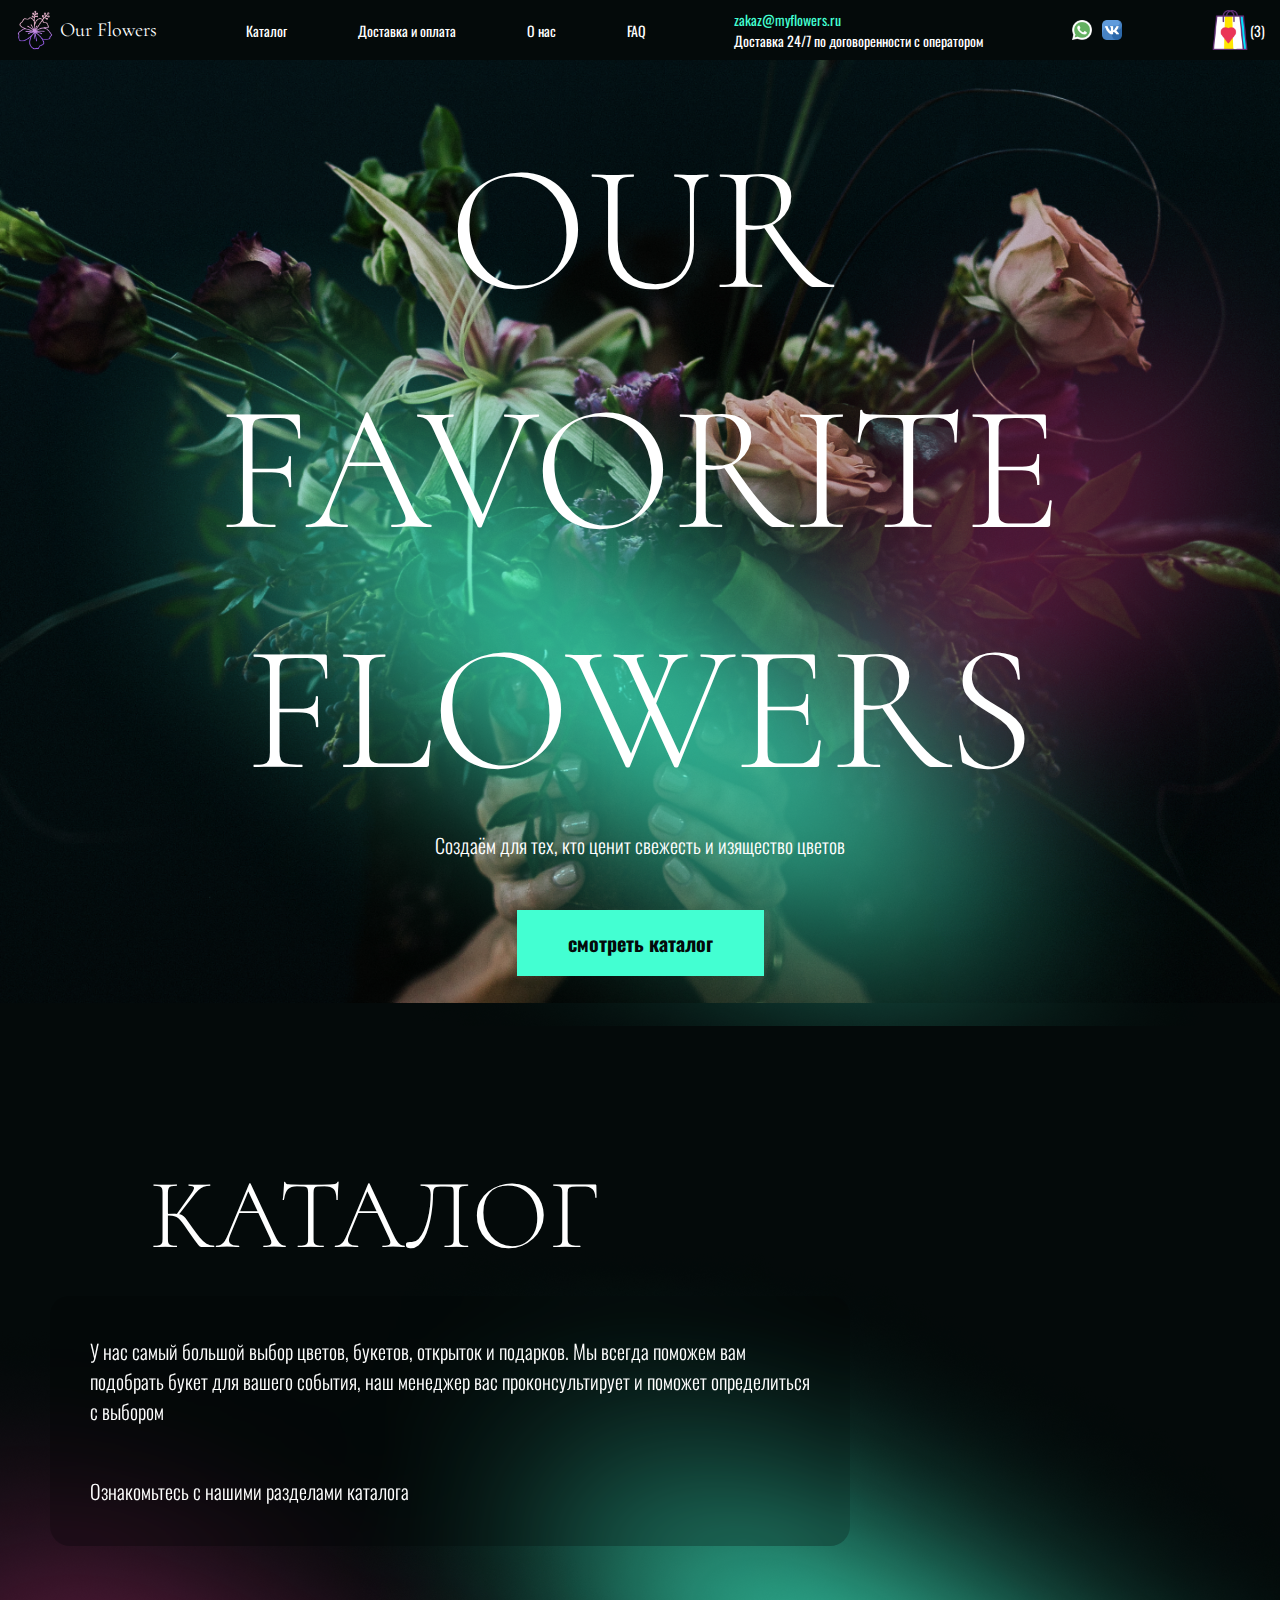
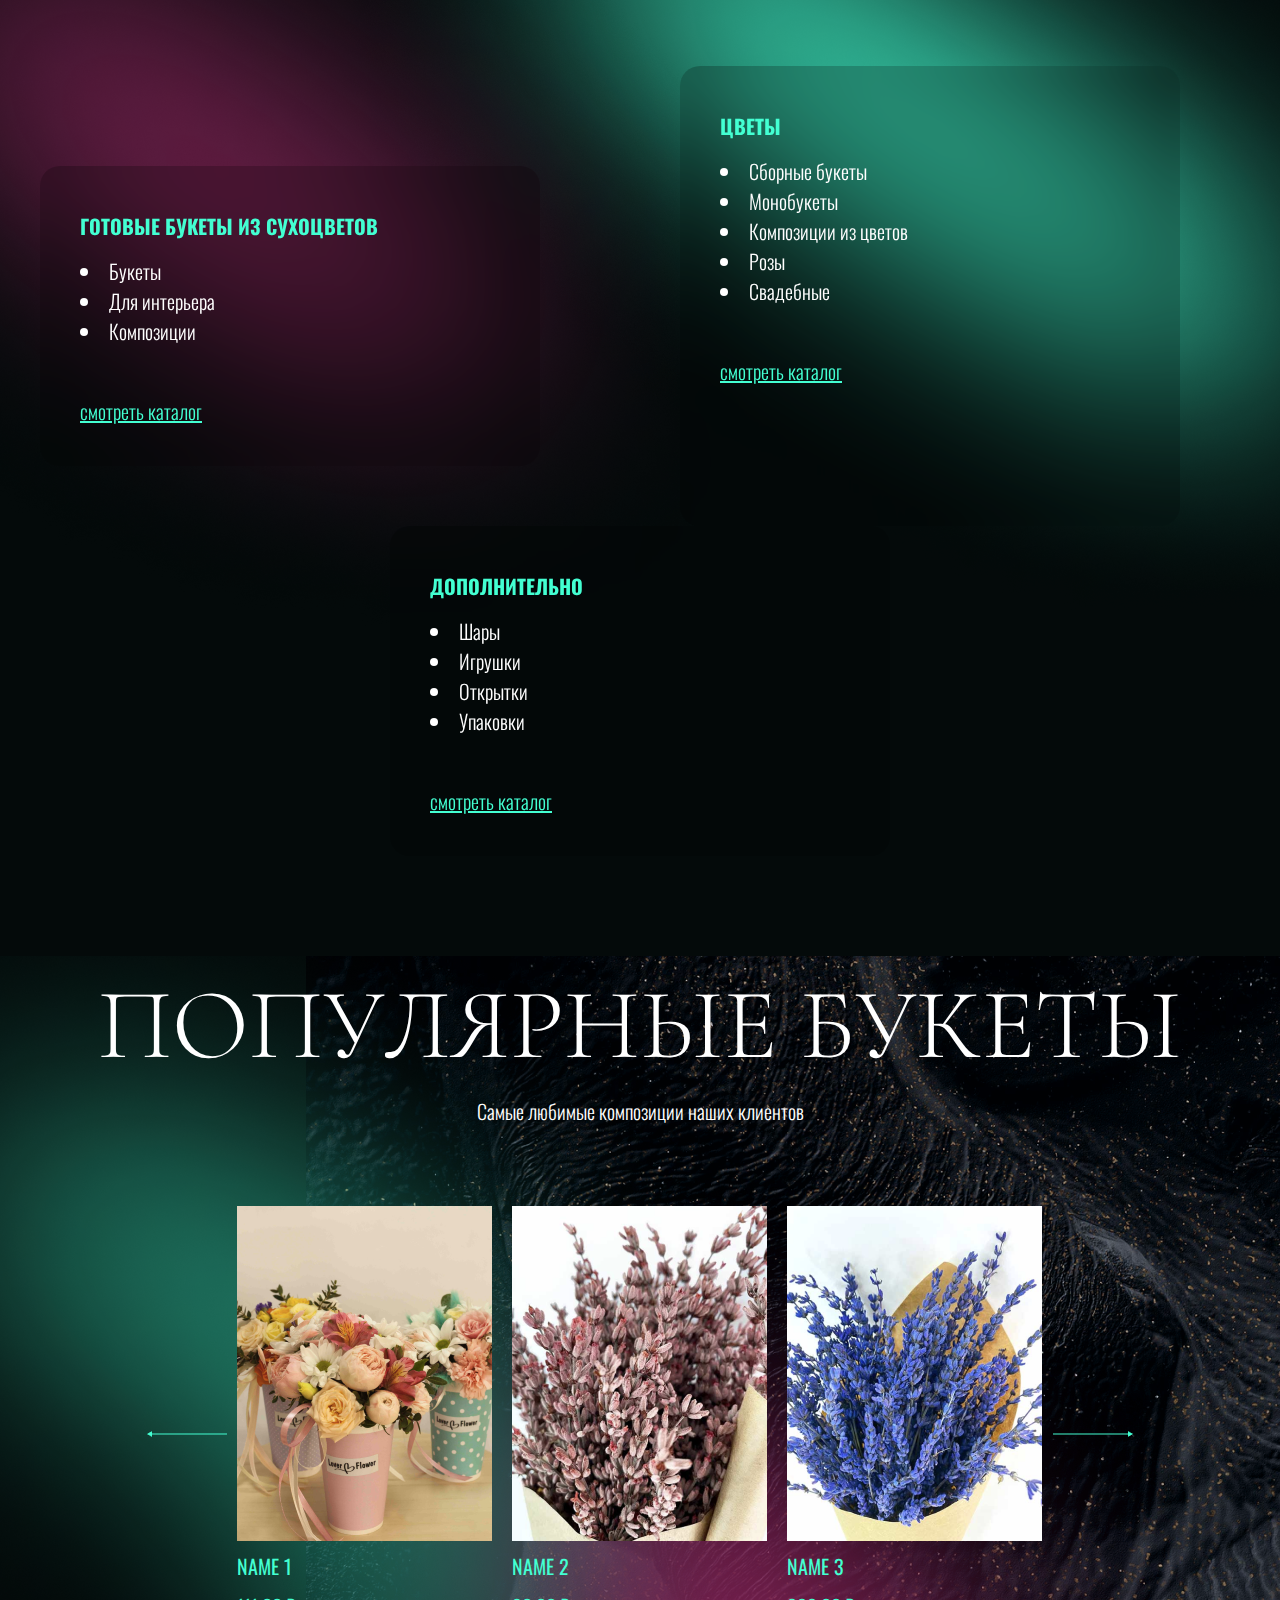
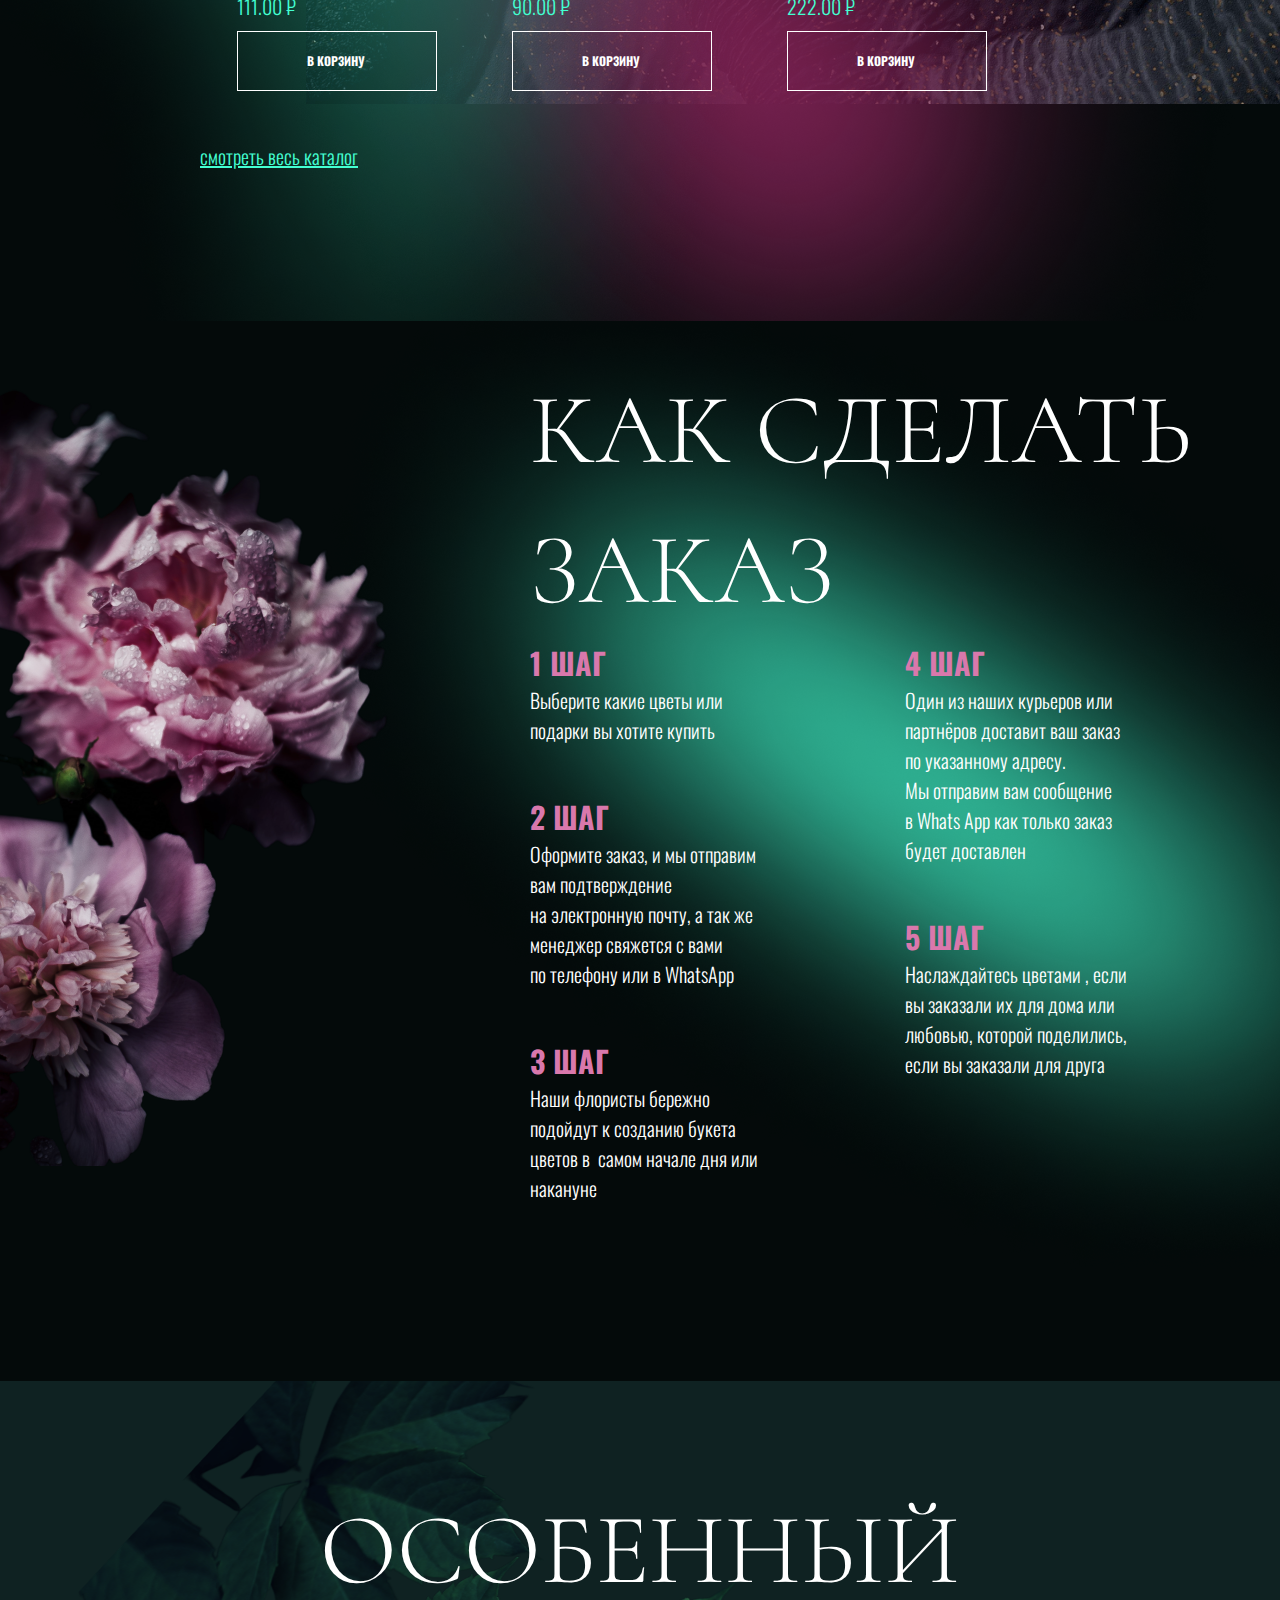
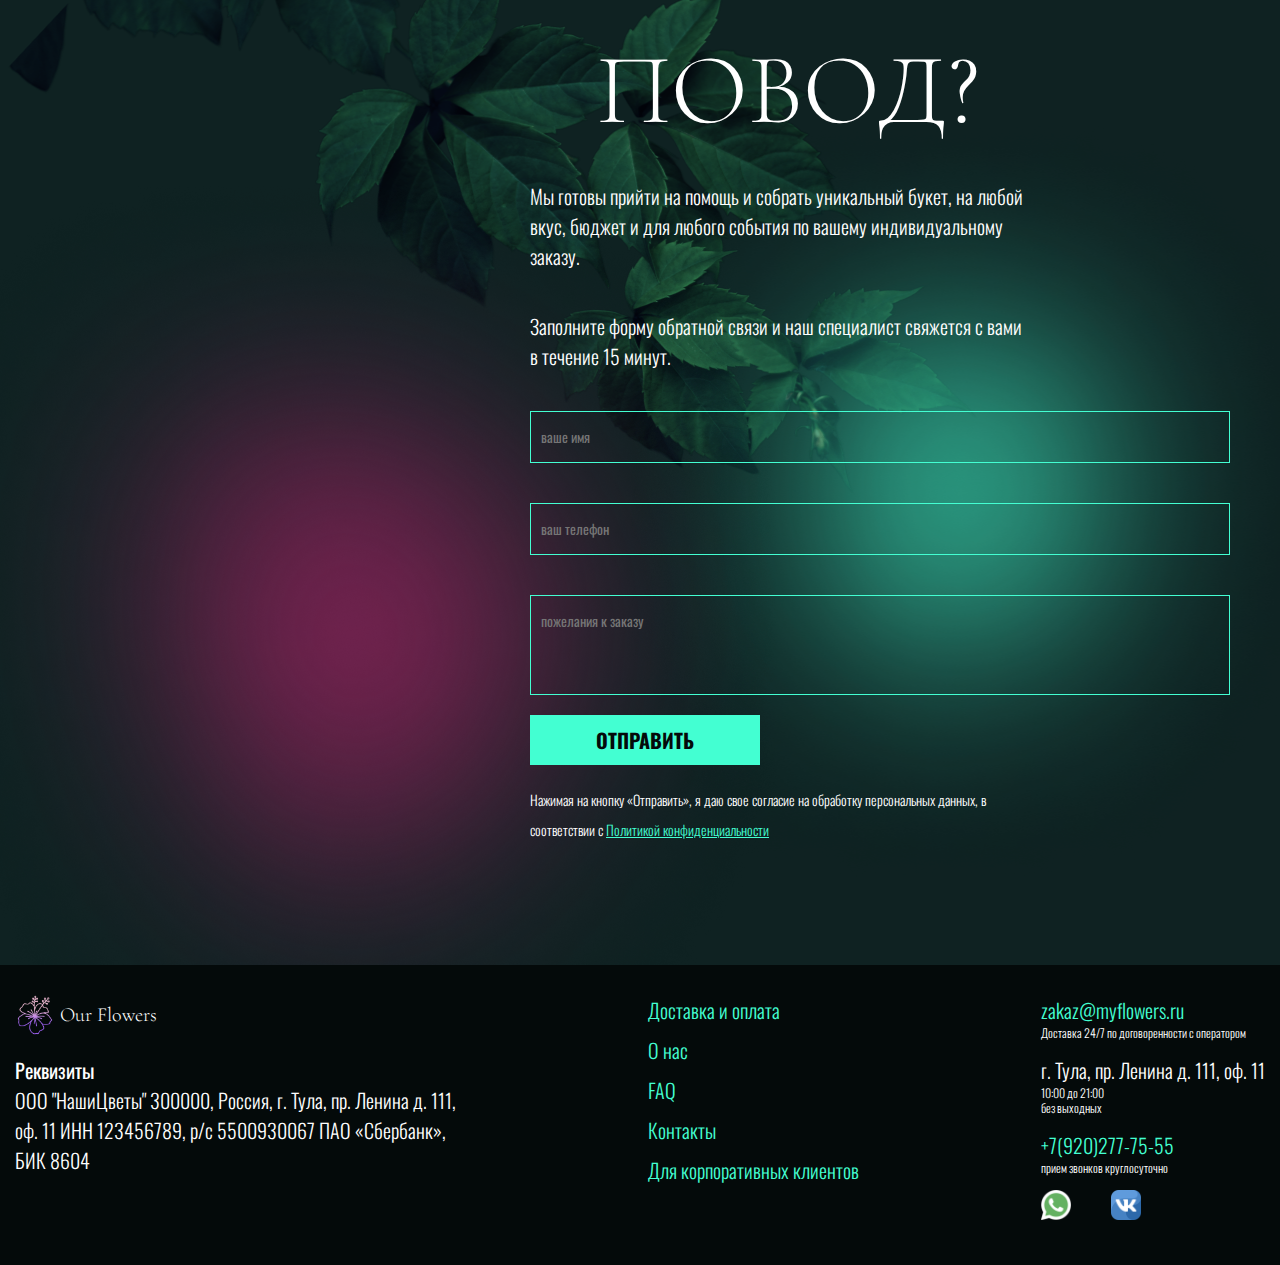
<file: index.html>
<!doctype html>
<html lang="en" dir="ltr">
<head>
	<meta charset="utf-8">
	<meta name="viewport" content="width=device-width,user-scalable=no,initial-scale=1.0,maximum-scale=1.0,minimum-scale=1.0">
	<link rel="icon" type="image/x-icon" href="img/flower-bouquet.png"/>
	<title>tmplt</title>
	<meta name="description" content="template">
	<link href="style/css/index.min.css" rel="stylesheet" type="text/css">
	<script defer src="js/index.js"></script>
	<script defer src="js/slider.js"></script>
</head>

<body>
	<div class="page-wrapper">
		<header class="header">
			<div class="container desc-header">
				<div class="logo-header"><a href="/"><img src="img/header/logo.png" alt="logo">Our Flowers</a></div>
				<nav class="navigation">
					<a href="">Каталог</a>
					<a href="">Доставка и оплата</a>
					<a href="">О нас</a>
					<a href="">FAQ</a>
				</nav>
				<div class="email-header">
					<a href="mailto:zakaz@myflowers.ru">zakaz@myflowers.ru</a>
					<span>Доставка 24/7 по договоренности с оператором</span>
				</div>
				<div class="socials-header">
					<a href="https://wa.me/8xxxxxxxxxx"><img src="img/header/socials/whatsapp.png" alt="whatsapp" target="_blank"></a>
					<a href="https://vk.com/_our_flowers"><img src="img/header/socials/vk.png" alt="vk" target="_blank"></a>
				</div>
				<div class="cart-icon"><img src="img/header/cart.png" alt="cart">(3)</div>
			</div>
			<div class="container mobile-header">
				<div class="mobile-menu">
					<div class="menu-item"></div>
					<div class="menu-item"></div>
					<div class="menu-item"></div>
				</div>
				<div class="logo-header"><a href="/"><img src="img/header/logo.png" alt="logo">Our Flowers</a></div>
				<div class="cart-icon"><img src="img/header/cart.png" alt="cart">(3)</div>
				<div class="mobile-menu-burger hide">
					<div class="burger-wrapper">
						<div class="burger-links">
							<nav class="navigation">
								<a href="">Главная</a>
								<a href="">Каталог</a>
								<a href="">Доставка и оплата</a>
								<a href="">О нас</a>
								<a href="">FAQ</a>
							</nav>
						</div>
						<div class="burger-contacts">
							<div class="burger-email">
								<a href="mailto:zakaz@myflowers.ru">zakaz@myflowers.ru</a>
								<span>Доставка 24/7 по договоренности с оператором</span>
							</div>
							<div class="burger-address">
								<p>г. Тула, пр. Ленина д. 111, оф. 11  </p>
								<span class="add-info">10:00 до 21:00</span>
								<span class="add-info">без выходных</span>
							</div>
							<div class="burger-phone">
								<a href="tel:+79202777555">+7(920)277-75-55</a>
								<span class="add-info">прием звонков круглосуточно</span>
							</div>
							<div class="burger-socials">
								<a href="https://wa.me/8xxxxxxxxxx"><img src="img/header/socials/whatsapp.png" alt="whatsapp" target="_blank"></a>
								<a href="https://vk.com/_our_flowers"><img src="img/header/socials/vk.png" alt="vk" target="_blank"></a>
							</div>
						</div>
					</div>
				</div>
			</div>
			<div class="cart-wrapper cart-hide">
				<div class="cart-container">
					<div class="cart-head">
						<h3>ваша корзина</h3>
						<div class="close-cart"><img src="img/header/cart/close.png" alt="close"></div>
					</div>
					<div class="cart-contents">
						<div class="cart-item">
							<img src="img/header/cart/4.png" alt="4">
							<div class="cart-info">
								<div class="name-price">
									<p class="in-cart-name">name flowers 4</p>
									<p class="in-cart-price">2500 &#8381</p>
								</div>
								<div class="amount-delete">
									<div class="in-cart-amount">
										<div class="decrement">-</div>
										<div class="count">1</div>
										<div class="increment">+</div>
									</div>
									<p class="delete-from-cart">удалить</p>
								</div>
							</div>
						</div>
						<div class="cart-item">
							<img src="img/header/cart/8.png" alt="8">
							<div class="cart-info">
								<div class="name-price">
									<p class="in-cart-name">name flowers 8</p>
									<p class="in-cart-price">1500 &#8381</p>
								</div>
								<div class="amount-delete">
									<div class="in-cart-amount">
										<div class="decrement">-</div>
										<div class="count">1</div>
										<div class="increment">+</div>
									</div>
									<p class="delete-from-cart">удалить</p>
								</div>
							</div>
						</div>
						<div class="cart-item">
							<img src="img/header/cart/6.png" alt="6">
							<div class="cart-info">
								<div class="name-price">
									<p class="in-cart-name">name flowers 6</p>
									<p class="in-cart-price">2150 &#8381</p>
								</div>
								<div class="amount-delete">
									<div class="in-cart-amount">
										<div class="decrement">-</div>
										<div class="count">1</div>
										<div class="increment">+</div>
									</div>
									<p class="delete-from-cart">удалить</p>
								</div>
							</div>
						</div>
					</div>
					<div class="cart-checkout">
						<p class="full-price">Предварительный итог: 6150.00 &#8381</p>
						<p>Чтобы узнать стоимость доставки, перейдите к оформлению заказа.</p>
						<div class="add-to-cart-btn">оформить заказ</div>
					</div>
				</div>
			</div>
		</header>

		<main class="landing-page">
			<section class="first-look">
				<div class="container">
					<div class="catalog-ref">
						<h1 class="main-logo">our favorite flowers</h1>
						<p>Создаём для тех, кто ценит свежесть и&nbsp;изящество цветов</p>
						<a href="catalog.html" class="catalog-button">смотреть каталог</a>
					</div>
				</div>
			</section>

			<section class="catalog-section">
				<div class="container">
					<h2>каталог</h2>
					<div class="catalogs-links">
						<div class="catalog-item desc">
							<p>
								У&nbsp;нас самый большой выбор цветов, букетов, открыток и&nbsp;подарков.
								Мы&nbsp;всегда поможем вам подобрать букет для вашего события, наш менеджер вас проконсультирует 
								и&nbsp;поможет определиться с&nbsp;выбором
							</p>
							<span>
								Ознакомьтесь с&nbsp;нашими разделами каталога
							</span>
						</div>
						<div class="catalog-item dried">
							<h3>готовые букеты из&nbsp;сухоцветов</h3>
							<ul>
								<li>Букеты</li>
								<li>Для интерьера</li>
								<li>Композиции</li>
							</ul>
							<a href="dried">смотреть каталог</a>
						</div>
						<div class="catalog-item flwrs">
							<h3>цветы</h3>
							<ul>
								<li>Сборные букеты</li>
								<li>Монобукеты</li>
								<li>Композиции из цветов</li>
								<li>Розы</li>
								<li>Свадебные</li>
							</ul>
							<a href="flwrs">смотреть каталог</a>
						</div>
						<div class="catalog-item add">
							<h3>дополнительно</h3>
							<ul>
								<li>Шары</li>
								<li>Игрушки</li>
								<li>Открытки</li>
								<li>Упаковки</li>
							</ul>
							<a href="dop">смотреть каталог</a>
						</div>
					</div>
				</div>
			</section>

			<section class="popular-section">
				<div class="container">
					<h2>популярные букеты</h2>
					<p>Самые любимые композиции наших клиентов</p>
					<div class="slider-wrapper">
						<img src="img/main/popular-section/slider/left.png" alt="left" class="slider-left slider-desc disable">
						<div class="slider-content">
							<div class="slider-track">
								<div class="slider-item">
									<a href="">
										<img src="img/main/popular-section/slider/1.png" alt="1" class="slider-img">
										<h4>name 1</h4>
										<p>111.00 &#8381</p>
									</a>
									<div class="add-to-cart-btn">в корзину</div>
								</div>
								<div class="slider-item">
									<a href="">
										<img src="img/main/popular-section/slider/2.png" alt="2" class="slider-img">
										<h4>name 2</h4>
										<p>90.00 &#8381</p>
									</a>
									<div class="add-to-cart-btn">в корзину</div>
								</div>
								<div class="slider-item">
									<a href="">
										<img src="img/main/popular-section/slider/3.png" alt="3" class="slider-img">
										<h4>name 3</h4>
										<p>222.00 &#8381</p>
									</a>
									<div class="add-to-cart-btn">в корзину</div>
								</div>
								<div class="slider-item">
									<a href="">
										<img src="img/main/popular-section/slider/4.png" alt="4" class="slider-img">
										<h4>name 4</h4>
										<p>2252.00 &#8381</p>
									</a>
									<div class="add-to-cart-btn">в корзину</div>
								</div>
								<div class="slider-item">
									<a href="">
										<img src="img/main/popular-section/slider/5.png" alt="5" class="slider-img">
										<h4>name 5</h4>
										<p>984.00 &#8381</p>
									</a>
									<div class="add-to-cart-btn">в корзину</div>
								</div>
							</div>
						</div>
						<img src="img/main/popular-section/slider/right.png" alt="right" class="slider-right slider-desc">
					</div>
					<a href="catalog">смотреть весь каталог</a>
				</div>
			</section>

			<section class="how-to-buy-section">
				<div class="container">
					<div class="how-to-buy">
						<h2>как сделать заказ</h2>
						<div class="steps">
							<div class="step">
								<h3>1 шаг</h3>
								<p>Выберите какие цветы или подарки вы&nbsp;хотите купить</p>
							</div>
							<div class="step">
								<h3>2 шаг</h3>
								<p>
									Оформите заказ, и&nbsp;мы&nbsp;отправим вам подтверждение на&nbsp;электронную почту, 
									а&nbsp;так&nbsp;же менеджер свяжется с&nbsp;вами по&nbsp;телефону или в&nbsp;WhatsApp
								</p>
							</div>
							<div class="step">
								<h3>3 шаг</h3>
								<p>
									Наши флористы бережно подойдут к&nbsp;созданию букета цветов в&nbsp;
									самом начале дня или накануне
								</p>
							</div>
							<div class="step">
								<h3>4 шаг</h3>
								<p>
									Один из&nbsp;наших курьеров или партнёров доставит ваш заказ по&nbsp;указанному адресу. 
									Мы&nbsp;отправим вам сообщение в&nbsp;Whats App как только заказ будет доставлен
								</p>
							</div>
							<div class="step">
								<h3>5 шаг</h3>
								<p>
									Наслаждайтесь цветами , если вы&nbsp;заказали их&nbsp;для дома или любовью, 
									которой поделились, если вы&nbsp;заказали для друга
								</p>
							</div>
						</div>
					</div>
				</div>
			</section>

			<section class="custom-form-section">
				<div class="container">
					<h2 class="special">особенный</h2>
					<h2 class="occasion">повод?</h2>
					<div class="custom-form">
						<p>
							Мы&nbsp;готовы прийти на&nbsp;помощь и&nbsp;собрать уникальный букет, на&nbsp;любой вкус, 
							бюджет и&nbsp;для любого события по&nbsp;вашему индивидуальному заказу.
						</p>
						<p>Заполните форму обратной связи и наш специалист свяжется с вами в течение 15 минут.</p>
						<form action="">
							<input type="text" placeholder="ваше имя">
							<input type="tel" placeholder="ваш телефон">
							<textarea name="" id="" placeholder="пожелания к заказу"></textarea>
							<button class="custom-form-btn">отправить</button>
						</form>
						<p class="confidentiality">
							Нажимая на кнопку «Отправить», я даю свое согласие на обработку персональных данных, 
							в соответствии с <a href="/">Политикой конфиденциальности</a> 
						</p>
					</div>
				</div>
			</section>
		</main>

		<footer class="footer">
			<div class="container">
				<div class="logo-footer">
					<a href="/" class="logo-footer-link"><img src="img/header/logo.png" alt="logo">Our Flowers</a>
					<div class="requisites">
						<h5>Реквизиты</h5>
						<p>
							ООО "НашиЦветы" 300000, Россия, г. Тула, пр. Ленина д. 111, оф. 11  
							ИНН 123456789, р/с 5500930067 ПАО «Сбербанк», БИК 8604
						</p>
					</div>
				</div>
				<div class="menu-footer">
					<a href="">Доставка и оплата</a>
					<a href="">О нас</a>
					<a href="">FAQ</a>
					<a href="">Контакты</a>
					<a href="">Для корпоративных клиентов</a>
				</div>
				<div class="info-footer">
					<div class="email-footer">
						<a href="mailto:zakaz@myflowers.ru">zakaz@myflowers.ru</a>
						<span class="add-info">Доставка 24/7 по договоренности с оператором</span>
					</div>
					<div class="address-frooter">
						<p>г. Тула, пр. Ленина д. 111, оф. 11  </p>
						<span class="add-info">10:00 до 21:00</span>
						<span class="add-info">без выходных</span>
					</div>
					<div class="phone-footer">
						<a href="tel:+79202777555">+7(920)277-75-55</a>
						<span class="add-info">прием звонков круглосуточно</span>
					</div>
					<div class="socials-footer">
						<a href="https://wa.me/8xxxxxxxxxx"><img src="img/header/socials/whatsapp.png" alt="whatsapp" target="_blank"></a>
						<a href="https://vk.com/_our_flowers"><img src="img/header/socials/vk.png" alt="vk" target="_blank"></a>
					</div>
				</div>
			</div>
		</footer>
	</div>
</body>
</html>
</file>
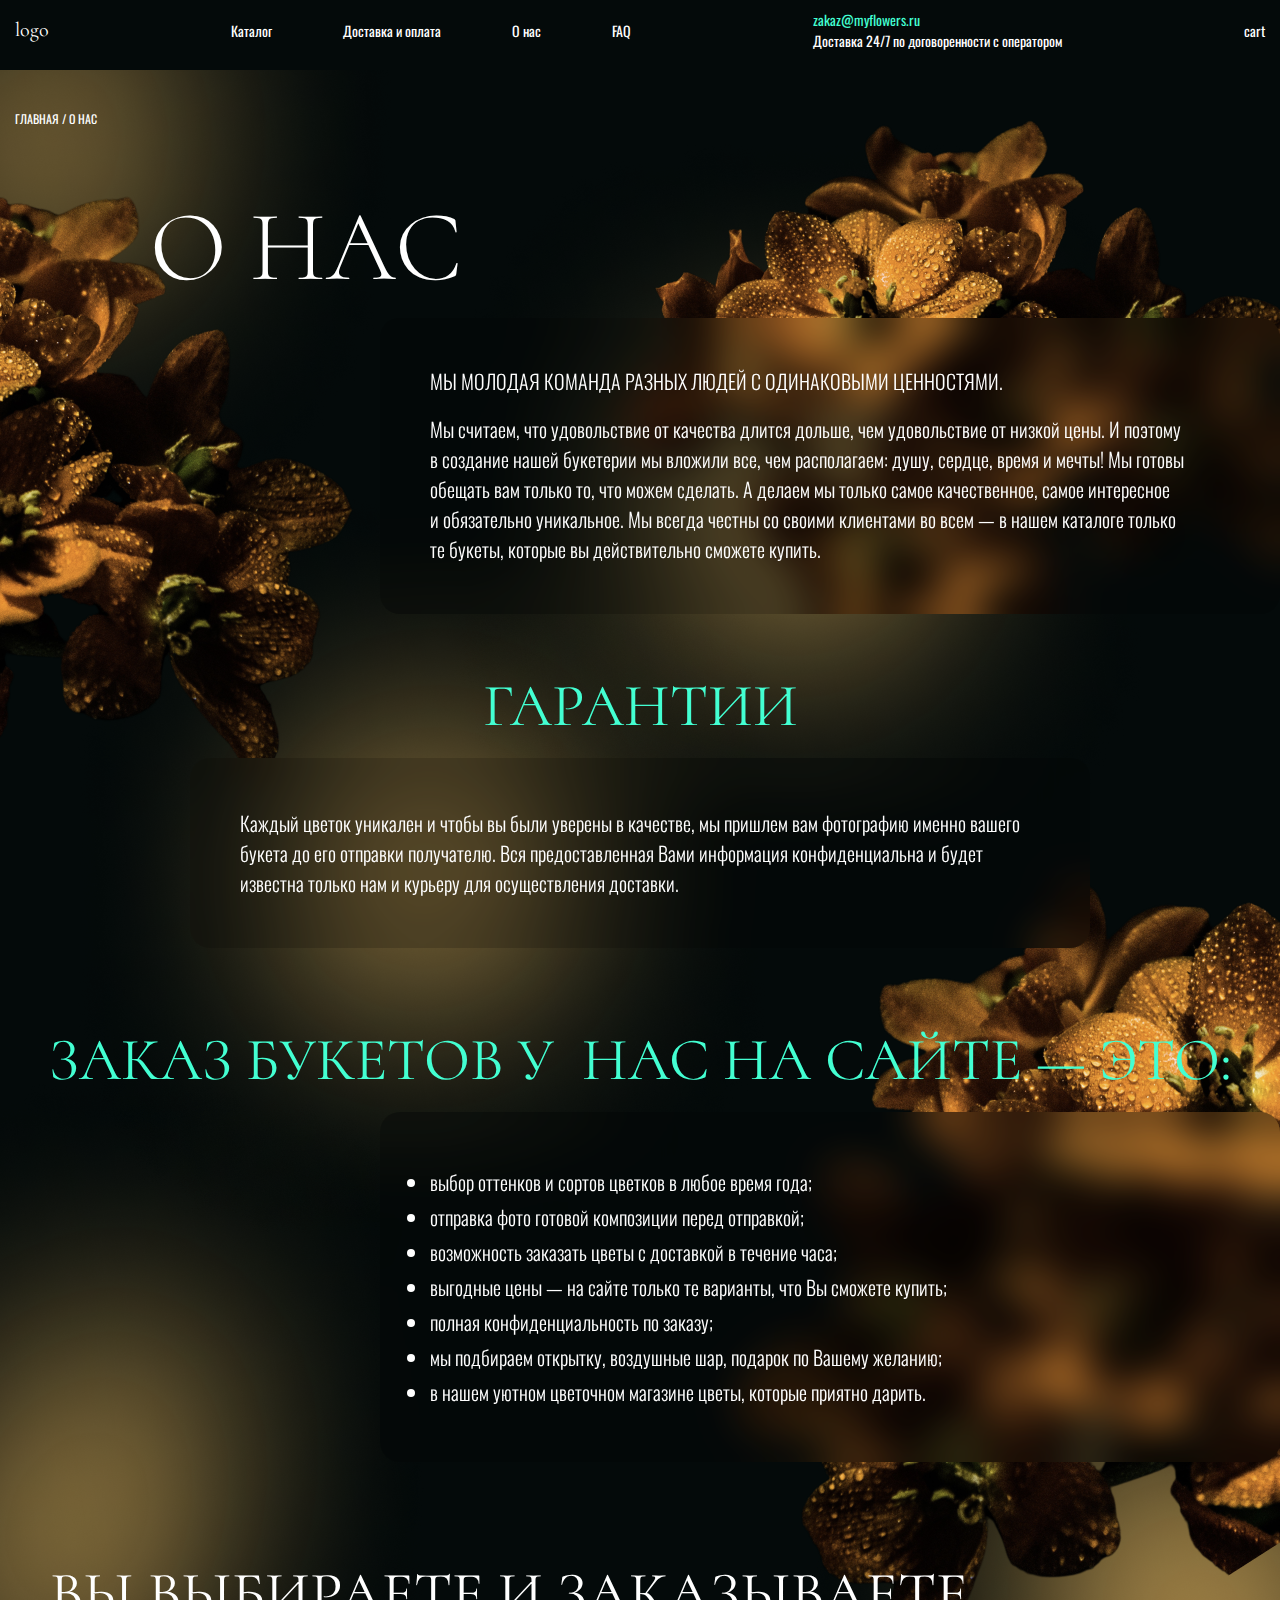
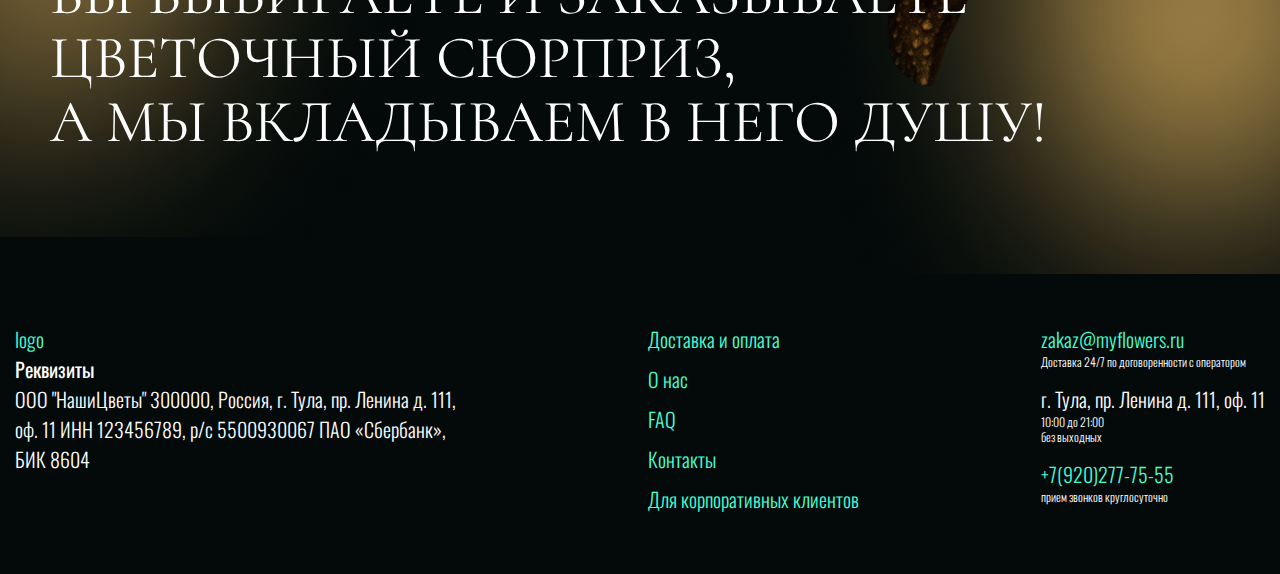
<file: about.html>
<!doctype html>
<html lang="en" dir="ltr">
<head>
	<meta charset="utf-8">
	<meta name="viewport" content="width=device-width,user-scalable=no,initial-scale=1.0,maximum-scale=1.0,minimum-scale=1.0">
	<link rel="icon" type="image/x-icon" href="img/favicon.ico"/>
	<title>tmplt</title>
	<meta name="description" content="template">
	<link href="style/css/index.min.css" rel="stylesheet" type="text/css">
</head>

<body>
	<div class="page-wrapper">
		<header class="header">
			<div class="container desc-header">
				<div class="logo-header"><a href="/">logo</a></div>
				<nav class="navigation">
					<a href="">Каталог</a>
					<a href="">Доставка и оплата</a>
					<a href="">О нас</a>
					<a href="">FAQ</a>
				</nav>
				<div class="email-header">
					<a href="mailto:zakaz@myflowers.ru">zakaz@myflowers.ru</a>
					<span>Доставка 24/7 по договоренности с оператором</span>
				</div>
				<div class="cart">cart</div>
			</div>

			<div class="container mobile-header">
				<div class="mobile-menu">
					<div class="menu-item"></div>
					<div class="menu-item"></div>
					<div class="menu-item"></div>
				</div>
				<div class="logo-header"><a href="/">logo</a></div>
				<div>cart</div>
			</div>
		</header>

		<main class="landing-page">
			<section class="about">
				<div class="container">
					<h6>Главная&nbsp;/ о нас</h6>
					<h2>о нас</h2>
					<div class="about-item first-item">
						<h5>мы молодая команда разных людей с&nbsp;одинаковыми ценностями.</h5>
						<p>
							Мы&nbsp;считаем, что удовольствие от&nbsp;качества длится дольше, чем удовольствие 
							от&nbsp;низкой цены. И&nbsp;поэтому в&nbsp;создание нашей букетерии мы&nbsp;вложили все, 
							чем располагаем: душу, сердце, время и&nbsp;мечты! Мы&nbsp;готовы обещать вам только&nbsp;то, что можем сделать. 
							А&nbsp;делаем мы&nbsp;только самое качественное, самое интересное 
							и&nbsp;обязательно уникальное. Мы&nbsp;всегда честны со&nbsp;своими клиентами во&nbsp;всем&nbsp;&mdash; 
							в&nbsp;нашем каталоге только те&nbsp;букеты, которые вы&nbsp;действительно сможете купить.
						</p>
					</div>
					<h3>гарантии</h3>
					<div class="about-item second-item">
						<p>
							Каждый цветок уникален и&nbsp;чтобы вы&nbsp;были уверены в&nbsp;качестве, мы&nbsp;пришлем вам фотографию именно вашего букета до&nbsp;его отправки получателю. 
							Вся предоставленная Вами информация конфиденциальна и&nbsp;будет известна только нам и&nbsp;курьеру для осуществления доставки.
						</p>
					</div>
					<h3>
						Заказ букетов у&nbsp; нас на cайте&nbsp;&mdash; это:
					</h3>
					<div class="about-item third-item">
						<ul>
							<li>выбор оттенков и&nbsp;сортов цветков в&nbsp;любое время года;</li>
							<li>отправка фото готовой композиции перед отправкой;</li>
							<li>возможность заказать цветы с&nbsp;доставкой в&nbsp;течение часа;</li>
							<li>выгодные цены&nbsp;&mdash; на&nbsp;сайте только те&nbsp;варианты, что&nbsp;Вы сможете купить;</li>
							<li>полная конфиденциальность по&nbsp;заказу;</li>
							<li>мы&nbsp;подбираем открытку, воздушные шар, подарок по&nbsp;Вашему желанию;</li>
							<li>в&nbsp;нашем уютном цветочном магазине цветы, которые приятно дарить.</li>
						</ul>
					</div>
					<h3 class="page-end">
						Вы&nbsp;выбираете и&nbsp;заказываете цветочный сюрприз, а&nbsp;мы&nbsp;вкладываем в&nbsp;него душу!
					</h3>
				</div>
			</section>
		</main>

		<footer class="footer">
			<div class="container">
				<div class="logo-footer">
					<a href="/">logo</a>
					<div class="requisites">
						<h5>Реквизиты</h5>
						<p>
							ООО "НашиЦветы" 300000, Россия, г. Тула, пр. Ленина д. 111, оф. 11  
							ИНН 123456789, р/с 5500930067 ПАО «Сбербанк», БИК 8604
						</p>
					</div>
				</div>
				<div class="menu-footer">
					<a href="">Доставка и оплата</a>
					<a href="">О нас</a>
					<a href="">FAQ</a>
					<a href="">Контакты</a>
					<a href="">Для корпоративных клиентов</a>
				</div>
				<div class="info-footer">
					<div class="email-footer">
						<a href="mailto:zakaz@myflowers.ru">zakaz@myflowers.ru</a>
						<span class="add-info">Доставка 24/7 по договоренности с оператором</span>
					</div>
					<div class="address-frooter">
						<p>г. Тула, пр. Ленина д. 111, оф. 11</p>
						<span class="add-info">10:00 до 21:00</span>
						<span class="add-info">без выходных</span>
					</div>
					<div class="phone-footer">
						<a href="tel:+79202777555">+7(920)277-75-55</a>
						<span class="add-info">прием звонков круглосуточно</span>
					</div>
				</div>
			</div>
		</footer>
	</div>
</body>
</html>
</file>
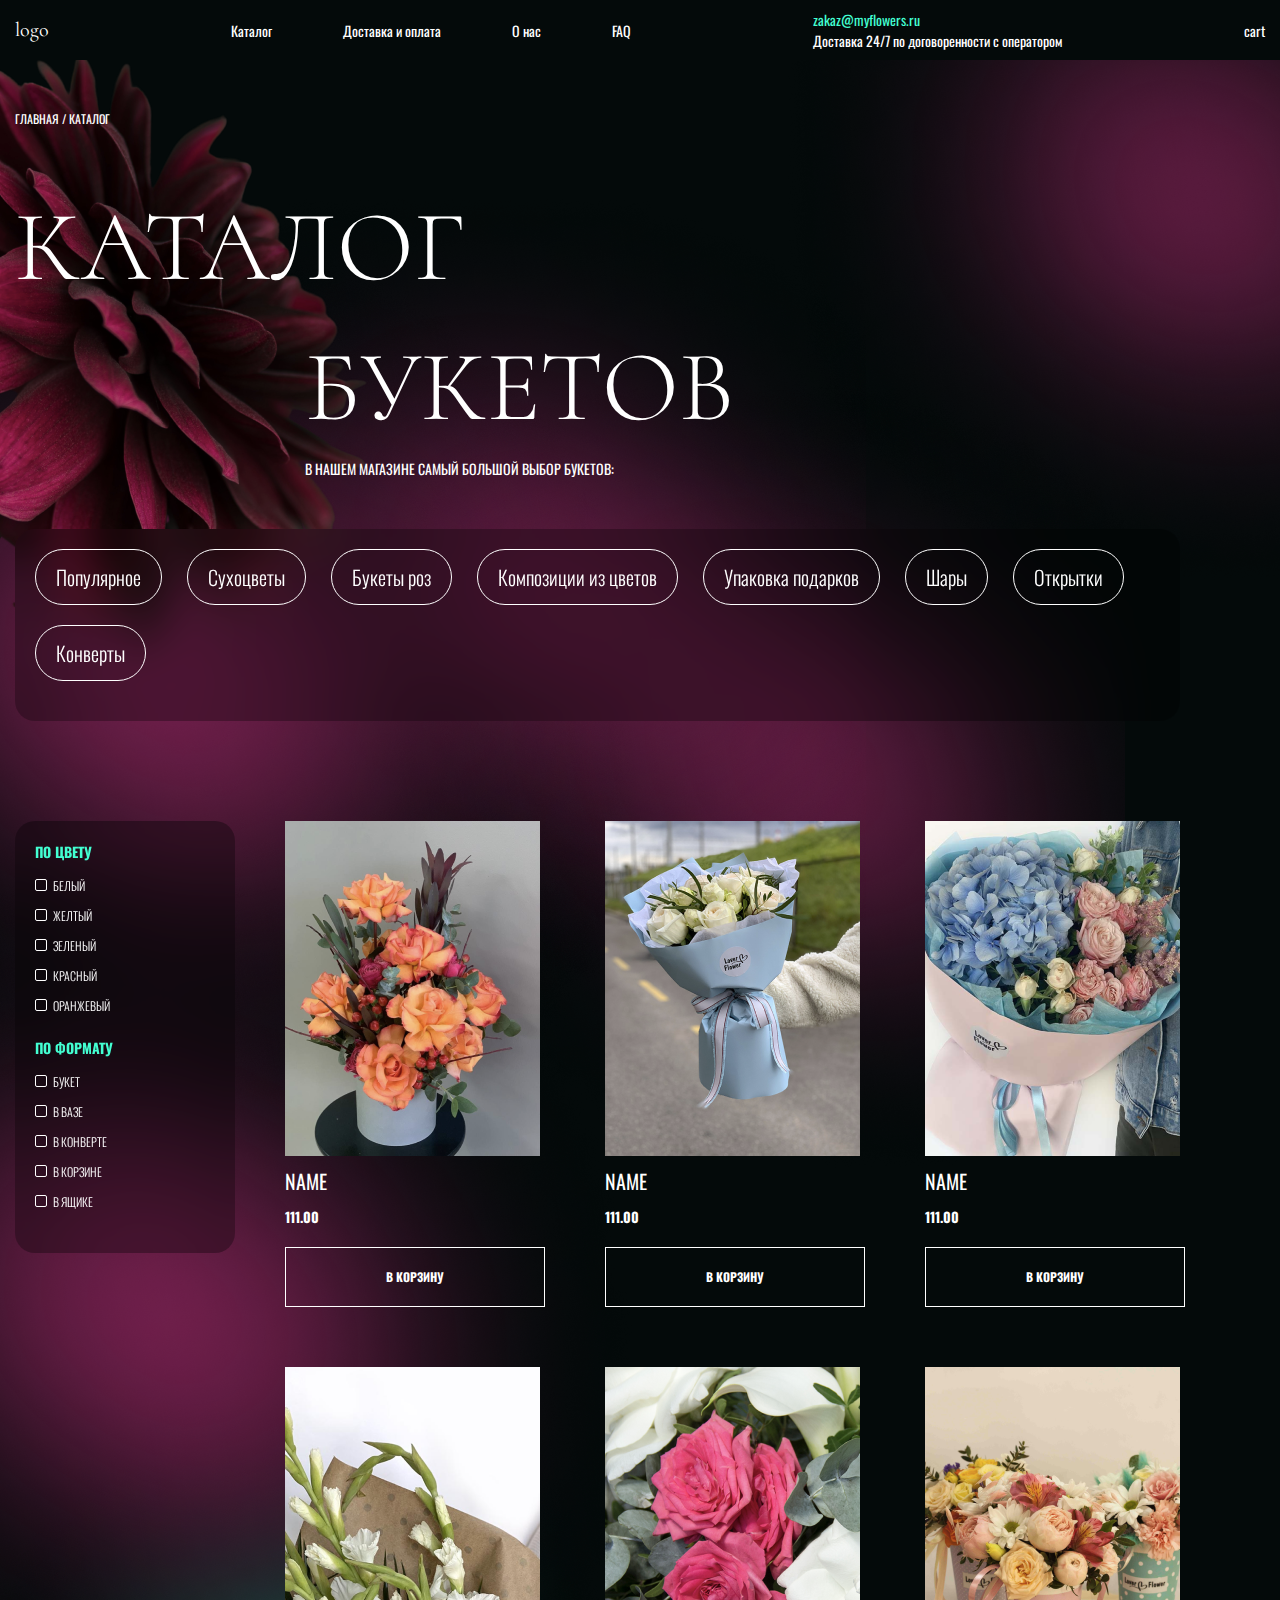
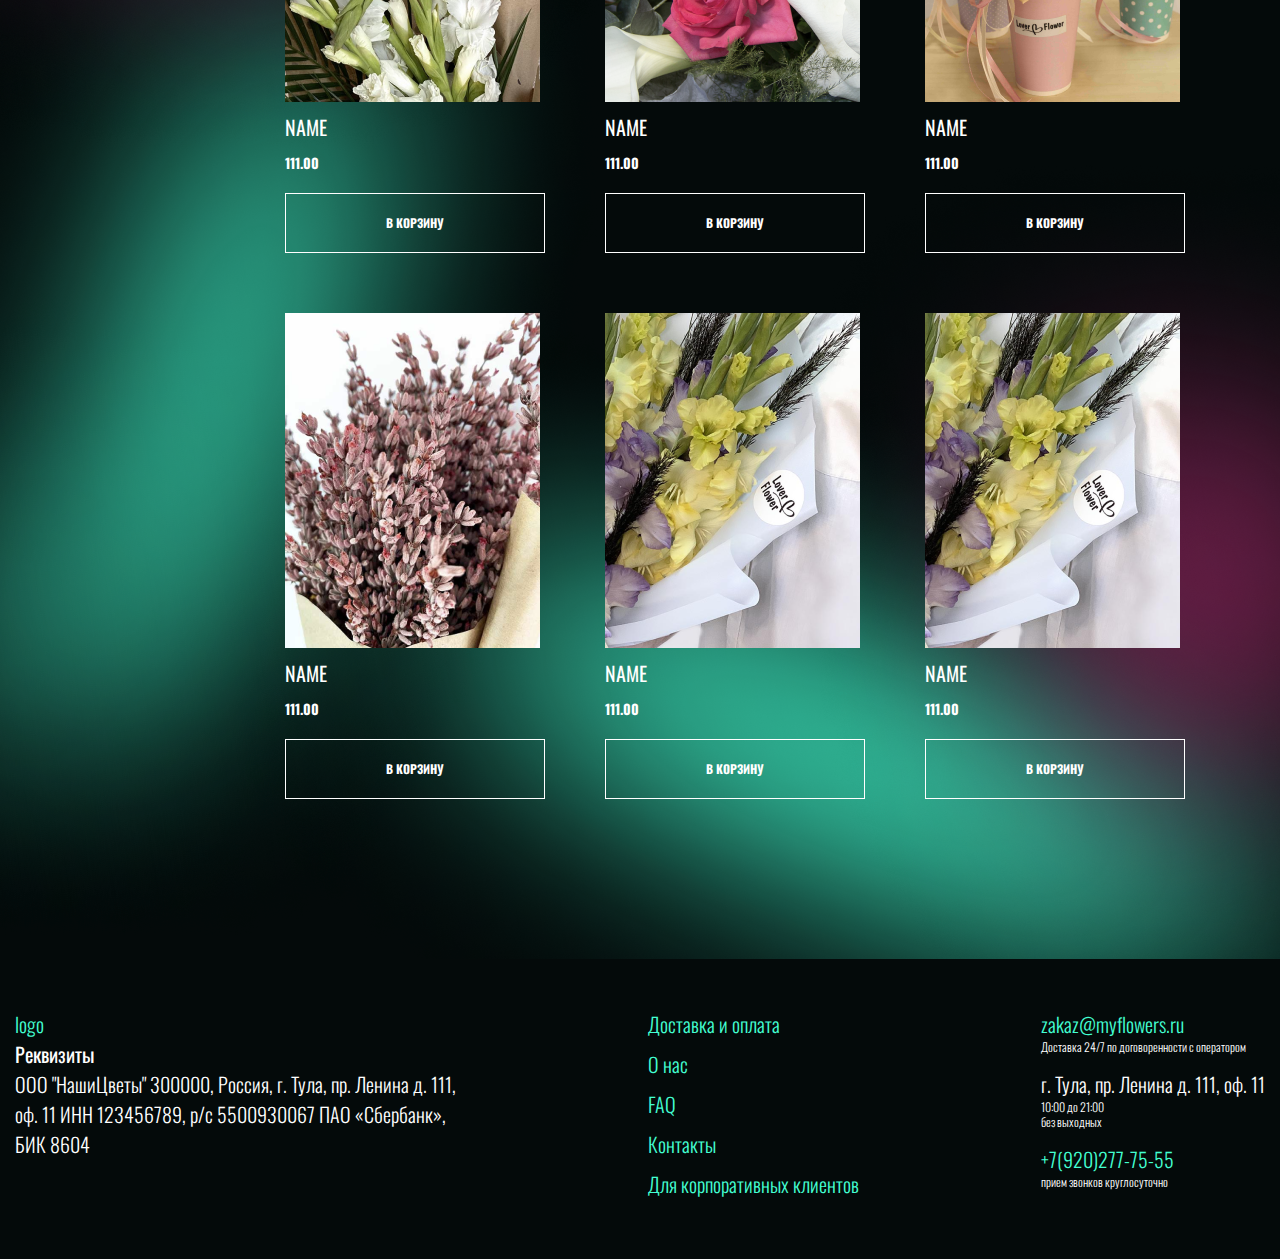
<file: catalog.html>
<!doctype html>
<html lang="en" dir="ltr">
<head>
	<meta charset="utf-8">
	<meta name="viewport" content="width=device-width,user-scalable=no,initial-scale=1.0,maximum-scale=1.0,minimum-scale=1.0">
	<link rel="icon" type="image/x-icon" href="img/favicon.ico"/>
	<title>tmplt</title>
	<meta name="description" content="template">
	<link href="style/css/index.min.css" rel="stylesheet" type="text/css">
	<script defer src="js/catalog.js"></script>
</head>

<body>
	<div class="page-wrapper">
		<header class="header">
			<div class="container desc-header">
				<div class="logo-header"><a href="/">logo</a></div>
				<nav class="navigation">
					<a href="">Каталог</a>
					<a href="">Доставка и оплата</a>
					<a href="">О нас</a>
					<a href="">FAQ</a>
				</nav>
				<div class="email-header">
					<a href="mailto:zakaz@myflowers.ru">zakaz@myflowers.ru</a>
					<span>Доставка 24/7 по договоренности с оператором</span>
				</div>
				<div class="cart">cart</div>
			</div>

			<div class="container mobile-header">
				<div class="mobile-menu">
					<div class="menu-item"></div>
					<div class="menu-item"></div>
					<div class="menu-item"></div>
				</div>
				<div class="logo-header"><a href="/">logo</a></div>
				<div>cart</div>
			</div>
		</header>

		<main class="landing-page">
			<section class="catalog">
				<div class="container">
					<h6>Главная&nbsp;/ каталог</h6>
					<h2 class="catalog-h">каталог</h2>
					<h2 class="bouquets-h">букетов</h2>
					<p>В&nbsp;нашем магазине самый большой выбор букетов:</p>
					<div class="catalog-sections">
						<div class="section-item">
							<a href="">Популярное</a>
						</div>
						<div class="section-item">
							<a href="">Сухоцветы</a>
						</div>
						<div class="section-item">
							<a href="">Букеты роз</a>
						</div>
						<div class="section-item">
							<a href="">Композиции из цветов</a>
						</div>
						<div class="section-item">
							<a href="">Упаковка подарков</a>
						</div>
						<div class="section-item">
							<a href="">Шары</a>
						</div>
						<div class="section-item">
							<a href="">Открытки</a>
						</div>
						<div class="section-item">
							<a href="">Конверты</a>
						</div>
					</div>
					<div class="mobile-filter">
						<h3 class="mobile-filter-header">фильтр товаров</h3>
						<form action="" class="filter-form display-none">
							<div class="filter-item">
								<h5>по цвету</h5>
								<div class="form-item">
									<input type="checkbox" id="white" name="white">
									<label for="white">белый</label>
								</div>
								<div class="form-item">
									<input type="checkbox" id="yellow" name="yellow">
									<label for="yellow">желтый</label>
								</div>
								<div class="form-item">
									<input type="checkbox" id="green" name="green">
									<label for="green">зеленый</label>
								</div>
								<div class="form-item">
									<input type="checkbox" id="red" name="red">
									<label for="red">красный</label>
								</div>
								<div class="form-item">
									<input type="checkbox" id="orange" name="orange">
									<label for="orange">оранжевый</label>
								</div>
							</div>
							<div class="filter-item">
								<h5>по формату</h5>
								<div class="form-item">
									<input type="checkbox" id="bouquet" name="bouquet">
									<label for="bouquet">букет</label>
								</div>
								<div class="form-item">
									<input type="checkbox" id="vase" name="vase">
									<label for="vase">в вазе</label>
								</div>
								<div class="form-item">
									<input type="checkbox" id="envelope" name="envelope">
									<label for="envelope">в конверте</label>
								</div>
								<div class="form-item">
									<input type="checkbox" id="basket" name="basket">
									<label for="basket">в корзине</label>
								</div>
								<div class="form-item">
									<input type="checkbox" id="box" name="box">
									<label for="box">в ящике</label>
								</div>
							</div>
						</form>
					</div>
					<div class="catalog-wrapper">
						<div class="filter-wrapper">
							<form action="" class="filter-form">
								<div class="filter-item">
									<h5>по цвету</h5>
									<div class="form-item">
										<input type="checkbox" id="white-desc" name="white-desc">
										<label for="white-desc">белый</label>
									</div>
									<div class="form-item">
										<input type="checkbox" id="yellow-desc" name="yellow-desc">
										<label for="yellow-desc">желтый</label>
									</div>
									<div class="form-item">
										<input type="checkbox" id="green-desc" name="green-desc">
										<label for="green-desc">зеленый</label>
									</div>
									<div class="form-item">
										<input type="checkbox" id="red-desc" name="red-desc">
										<label for="red-desc">красный</label>
									</div>
									<div class="form-item">
										<input type="checkbox" id="orange-desc" name="orange-desc">
										<label for="orange-desc">оранжевый</label>
									</div>
								</div>
								<div class="filter-item">
									<h5>по формату</h5>
									<div class="form-item">
										<input type="checkbox" id="bouquet-desc" name="bouquet-desc">
										<label for="bouquet-desc">букет</label>
									</div>
									<div class="form-item">
										<input type="checkbox" id="vase-desc" name="vase-desc">
										<label for="vase-desc">в вазе</label>
									</div>
									<div class="form-item">
										<input type="checkbox" id="envelope-desc" name="envelope-desc">
										<label for="envelope-desc">в конверте</label>
									</div>
									<div class="form-item">
										<input type="checkbox" id="basket-desc" name="basket-desc">
										<label for="basket-desc">в корзине</label>
									</div>
									<div class="form-item">
										<input type="checkbox" id="box-desc" name="box-desc">
										<label for="box-desc">в ящике</label>
									</div>
								</div>
							</form>
						</div>
						<div class="products-wrapper">
							<div class="catalog-item">
								<a href="">
									<img src="img/catalog/1.png" alt="1">
									<h4>name</h4>
									<h4 class="price">111.00</h4>
								</a>
								<div class="add-to-cart-btn">в корзину</div>
							</div>
							<div class="catalog-item">
								<a href="">
									<img src="img/catalog/2.png" alt="2">
									<h4>name</h4>
									<h4 class="price">111.00</h4>
								</a>
								<div class="add-to-cart-btn">в корзину</div>
							</div>
							<div class="catalog-item">
								<a href="">
									<img src="img/catalog/3.png" alt="3">
									<h4>name</h4>
									<h4 class="price">111.00</h4>
								</a>
								<div class="add-to-cart-btn">в корзину</div>
							</div>
							<div class="catalog-item">
								<a href="">
									<img src="img/catalog/4.png" alt="4">
									<h4>name</h4>
									<h4 class="price">111.00</h4>
								</a>
								<div class="add-to-cart-btn">в корзину</div>
							</div>
							<div class="catalog-item">
								<a href="">
									<img src="img/catalog/5.png" alt="5">
									<h4>name</h4>
									<h4 class="price">111.00</h4>
								</a>
								<div class="add-to-cart-btn">в корзину</div>
							</div>
							<div class="catalog-item">
								<a href="">
									<img src="img/catalog/6.png" alt="6">
									<h4>name</h4>
									<h4 class="price">111.00</h4>
								</a>
								<div class="add-to-cart-btn">в корзину</div>
							</div>
							<div class="catalog-item">
								<a href="">
									<img src="img/catalog/7.png" alt="7">
									<h4>name</h4>
									<h4 class="price">111.00</h4>
								</a>
								<div class="add-to-cart-btn">в корзину</div>
							</div>
							<div class="catalog-item">
								<a href="">
									<img src="img/catalog/8.png" alt="8">
									<h4>name</h4>
									<h4 class="price">111.00</h4>
								</a>
								<div class="add-to-cart-btn">в корзину</div>
							</div>
							<div class="catalog-item">
								<a href="">
									<img src="img/catalog/8.png" alt="8">
									<h4>name</h4>
									<h4 class="price">111.00</h4>
								</a>
								<div class="add-to-cart-btn">в корзину</div>
							</div>
						</div>
					</div>
				</div>
			</section>
		</main>

		<footer class="footer">
			<div class="container">
				<div class="logo-footer">
					<a href="/">logo</a>
					<div class="requisites">
						<h5>Реквизиты</h5>
						<p>
							ООО "НашиЦветы" 300000, Россия, г. Тула, пр. Ленина д. 111, оф. 11  
							ИНН 123456789, р/с 5500930067 ПАО «Сбербанк», БИК 8604
						</p>
					</div>
				</div>
				<div class="menu-footer">
					<a href="">Доставка и оплата</a>
					<a href="">О нас</a>
					<a href="">FAQ</a>
					<a href="">Контакты</a>
					<a href="">Для корпоративных клиентов</a>
				</div>
				<div class="info-footer">
					<div class="email-footer">
						<a href="mailto:zakaz@myflowers.ru">zakaz@myflowers.ru</a>
						<span class="add-info">Доставка 24/7 по договоренности с оператором</span>
					</div>
					<div class="address-frooter">
						<p>г. Тула, пр. Ленина д. 111, оф. 11  </p>
						<span class="add-info">10:00 до 21:00</span>
						<span class="add-info">без выходных</span>
					</div>
					<div class="phone-footer">
						<a href="tel:+79202777555">+7(920)277-75-55</a>
						<span class="add-info">прием звонков круглосуточно</span>
					</div>
				</div>
			</div>
		</footer>
	</div>
</body>
</html>
</file>
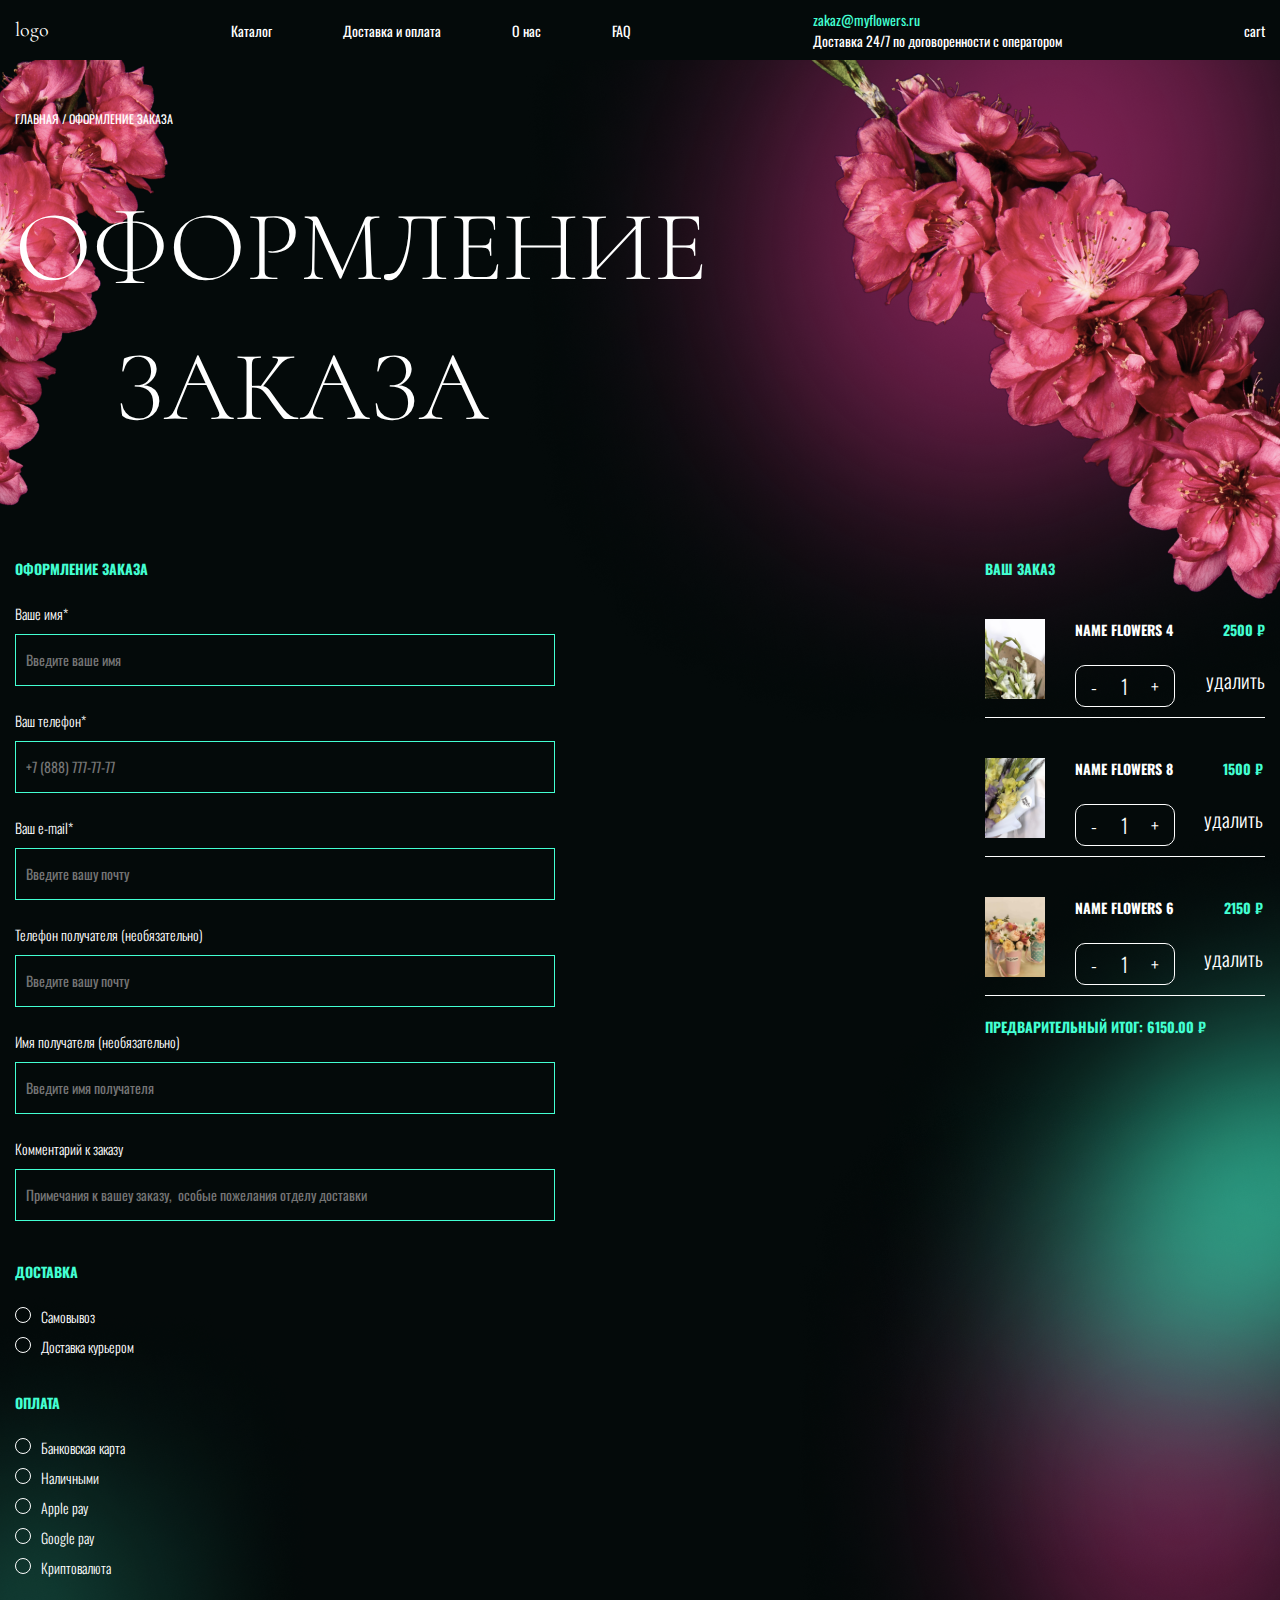
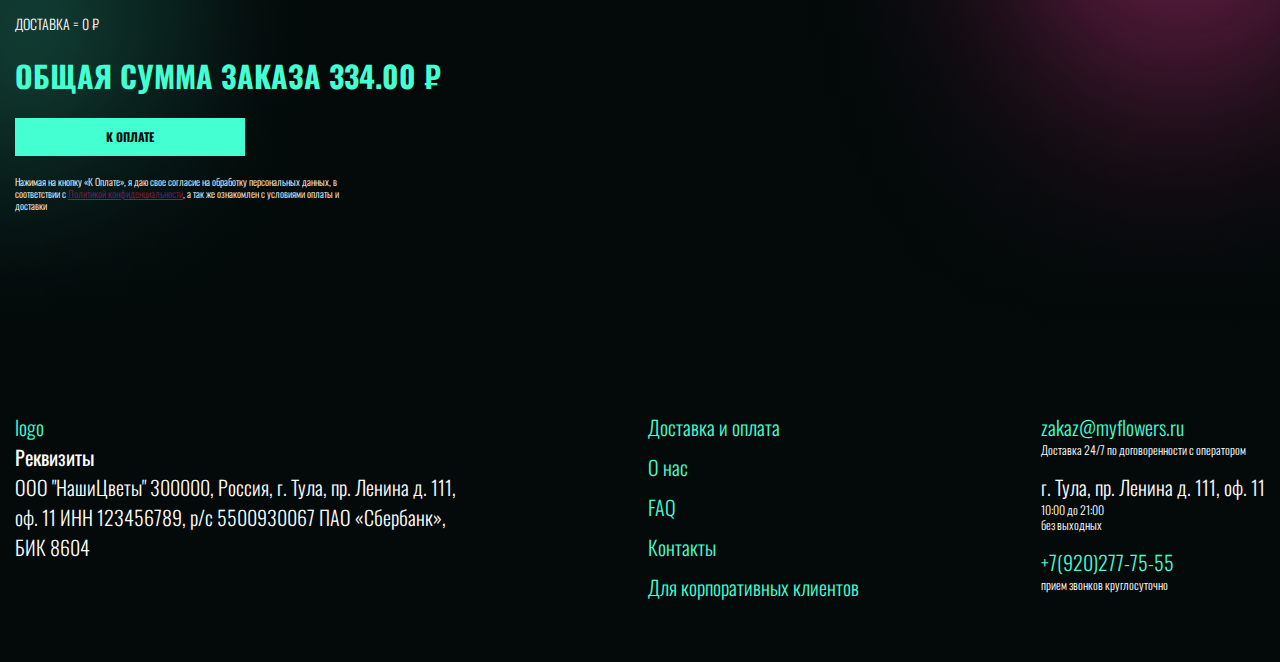
<file: checkout.html>
<!doctype html>
<html lang="en" dir="ltr">
<head>
	<meta charset="utf-8">
	<meta name="viewport" content="width=device-width,user-scalable=no,initial-scale=1.0,maximum-scale=1.0,minimum-scale=1.0">
	<link rel="icon" type="image/x-icon" href="img/favicon.ico"/>
	<title>tmplt</title>
	<meta name="description" content="template">
	<link href="style/css/index.min.css" rel="stylesheet" type="text/css">
	<script defer src="js/delivery-show.js"></script>
</head>

<body>
	<div class="page-wrapper">
		<header class="header">
			<div class="container desc-header">
				<div class="logo-header"><a href="/">logo</a></div>
				<nav class="navigation">
					<a href="">Каталог</a>
					<a href="">Доставка и оплата</a>
					<a href="">О нас</a>
					<a href="">FAQ</a>
				</nav>
				<div class="email-header">
					<a href="mailto:zakaz@myflowers.ru">zakaz@myflowers.ru</a>
					<span>Доставка 24/7 по договоренности с оператором</span>
				</div>
				<div class="cart">cart</div>
			</div>

			<div class="container mobile-header">
				<div class="mobile-menu">
					<div class="menu-item"></div>
					<div class="menu-item"></div>
					<div class="menu-item"></div>
				</div>
				<div class="logo-header"><a href="/">logo</a></div>
				<div>cart</div>
			</div>
		</header>

		<main class="landing-page">
			<section class="checkout">
				<div class="container">
					<h6>Главная&nbsp;/ оформление заказа</h6>
					<h2 class="registration">оформление</h2>
					<h2 class="order">заказа</h2>
					<div class="checkout-wrapper">
						<div class="checkout-form">
							<h3>Оформление заказа</h3>
							<form action="">
								<label for="name">Ваше имя*</label>
								<input type="text" name="name" placeholder="Введите ваше имя">
								<label for="phone">Ваш телефон*</label>
								<input type="tel" name="phone" placeholder="+7 (888) 777-77-77">
								<label for="email">Ваш e-mail*</label>
								<input type="email" name="email" placeholder="Введите вашу почту">
								<label for="receiver-phone">Телефон получателя (необязательно)</label>
								<input type="tel" name="receiver-phone" placeholder="Введите вашу почту">
								<label for="email">Имя получателя (необязательно)</label>
								<input type="email" name="text" placeholder="Введите имя получателя">
								<label for="email">Комментарий к заказу</label>
								<input type="email" name="text" placeholder="Примечания к вашеу заказу,  особые пожелания отделу доставки">
								
								<h3 class="form-head-delivery">Доставка</h3>
								<input type="radio" id="self-carrier" name="delivery-choose" value="self-carrier" class="cusom-ratio-input">
								<label for="self-carrier" class="custom-radio">Самовывоз</label>
								<input type="radio" id="courier-delivery" name="delivery-choose" value="courier-delivery" class="cusom-ratio-input">
								<label for="courier-delivery" class="custom-radio">Доставка курьером</label>
								<div class="courier-delivery-checkout display-none">
									<label for="name">Город*</label>
									<input type="text" name="city" placeholder="Город">
									<label for="name">Улица*</label>
									<input type="text" name="street" placeholder="Улица">	
									<div class="small-inputs">
										<div class="small-item">
											<label for="name">Корп/стр</label>
											<input type="text" name="building" placeholder="Корп/стр">	
										</div>
										<div class="small-item">
											<label for="name">Корп/стр</label>
											<input type="text" name="building" placeholder="Корп/стр">	
										</div>
										<div class="small-item">
											<label for="name">Дом</label>
											<input type="text" name="house" placeholder="Дом">
										</div>
										<div class="small-item">
											<label for="name">Кв/офис</label>
											<input type="text" name="room" placeholder="Кв/офис">
										</div>
										<div class="small-item">
											<label for="name">Время доставки</label>
											<input type="text" name="room" placeholder="">
										</div>
									</div>
								</div>
								<div class="payment-form">
									<h3>оплата</h3>
									<input type="radio" id="bank-card" name="payment-form" value="bank-card" class="cusom-ratio-input">									
									<label for="bank-card" class="custom-radio">Банковская карта</label>
									<input type="radio" id="cash" name="payment-form" value="cash" class="cusom-ratio-input">
									<label for="cash" class="custom-radio">Наличными</label>
									<input type="radio" id="apple-pay" name="payment-form" value="apple-pay" class="cusom-ratio-input">
									<label for="apple-pay" class="custom-radio">Apple pay</label>
									<input type="radio" id="google-pay" name="payment-form" value="google-pay" class="cusom-ratio-input">
									<label for="google-pay" class="custom-radio">Google pay</label>
									<input type="radio" id="crypto" name="payment-form" value="crypto" class="cusom-ratio-input">
									<label for="crypto" class="custom-radio">Криптовалюта</label>
								</div>
								<p class="delivery-price">Доставка = 0 &#8381</p>
								<p class="total-price">Общая сумма заказа 334.00 &#8381</p>
								<button class="custom-form-btn">К оплате</button>
								<span class="confidentiality-terms">
									Нажимая  на кнопку «К Оплате», я даю свое согласие на обработку персональных данных, в соответствии с 
									<a href="" class="terms-link">Политикой конфиденциальности</a>, а так же ознакомлен с условиями оплаты и доставки
								</span>
							</form>
						</div>
						<div class="order-information mobile-display-none">
							<h3>ваш заказ</h3>
							<div class="order-contents">
								<div class="order-item">
									<img src="img/checkout/4.png" alt="4">
									<div class="order-info">
										<div class="name-price">
											<p class="in-order-name">name flowers 4</p>
											<p class="in-order-price">2500 &#8381</p>
										</div>
										<div class="amount-delete">
											<div class="in-order-amount">
												<div class="decrement">-</div>
												<div class="count">1</div>
												<div class="increment">+</div>
											</div>
											<p class="delete-from-order">удалить</p>
										</div>
									</div>
								</div>
								<div class="order-item">
									<img src="img/checkout/8.png" alt="8">
									<div class="order-info">
										<div class="name-price">
											<p class="in-order-name">name flowers 8</p>
											<p class="in-order-price">1500 &#8381</p>
										</div>
										<div class="amount-delete">
											<div class="in-order-amount">
												<div class="decrement">-</div>
												<div class="count">1</div>
												<div class="increment">+</div>
											</div>
											<p class="delete-from-order">удалить</p>
										</div>
									</div>
								</div>
								<div class="order-item">
									<img src="img/checkout/6.png" alt="6">
									<div class="order-info">
										<div class="name-price">
											<p class="in-order-name">name flowers 6</p>
											<p class="in-order-price">2150 &#8381</p>
										</div>
										<div class="amount-delete">
											<div class="in-order-amount">
												<div class="decrement">-</div>
												<div class="count">1</div>
												<div class="increment">+</div>
											</div>
											<p class="delete-from-order">удалить</p>
										</div>
									</div>
								</div>
								<h3>Предварительный итог: 6150.00 &#8381</h3>
							</div>
						</div>
					</div>
				</div>
			</section>
		</main>

		<footer class="footer">
			<div class="container">
				<div class="logo-footer">
					<a href="/">logo</a>
					<div class="requisites">
						<h5>Реквизиты</h5>
						<p>
							ООО "НашиЦветы" 300000, Россия, г. Тула, пр. Ленина д. 111, оф. 11  
							ИНН 123456789, р/с 5500930067 ПАО «Сбербанк», БИК 8604
						</p>
					</div>
				</div>
				<div class="menu-footer">
					<a href="">Доставка и оплата</a>
					<a href="">О нас</a>
					<a href="">FAQ</a>
					<a href="">Контакты</a>
					<a href="">Для корпоративных клиентов</a>
				</div>
				<div class="info-footer">
					<div class="email-footer">
						<a href="mailto:zakaz@myflowers.ru">zakaz@myflowers.ru</a>
						<span class="add-info">Доставка 24/7 по договоренности с оператором</span>
					</div>
					<div class="address-frooter">
						<p>г. Тула, пр. Ленина д. 111, оф. 11</p>
						<span class="add-info">10:00 до 21:00</span>
						<span class="add-info">без выходных</span>
					</div>
					<div class="phone-footer">
						<a href="tel:+79202777555">+7(920)277-75-55</a>
						<span class="add-info">прием звонков круглосуточно</span>
					</div>
				</div>
			</div>
		</footer>
	</div>
</body>
</html>
</file>
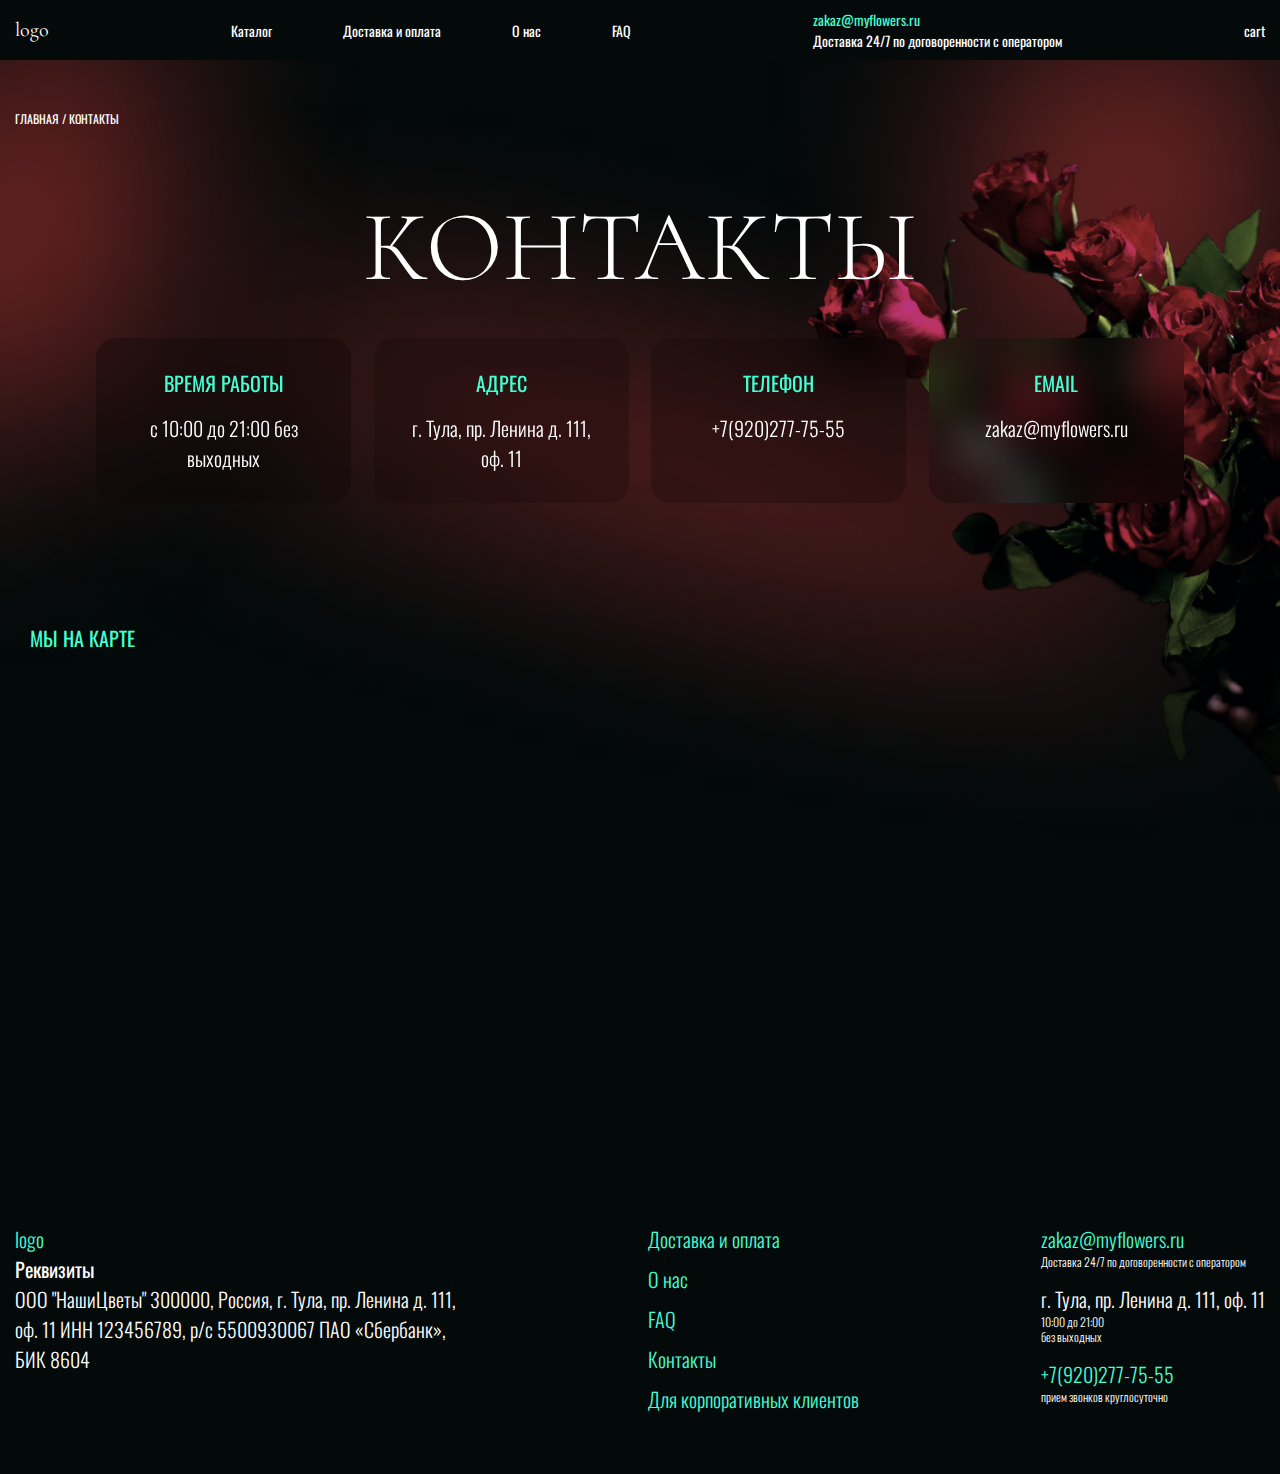
<file: contacts.html>
<!doctype html>
<html lang="en" dir="ltr">
<head>
	<meta charset="utf-8">
	<meta name="viewport" content="width=device-width,user-scalable=no,initial-scale=1.0,maximum-scale=1.0,minimum-scale=1.0">
	<link rel="icon" type="image/x-icon" href="img/favicon.ico"/>
	<title>tmplt</title>
	<meta name="description" content="template">
	<link href="style/css/index.min.css" rel="stylesheet" type="text/css">
</head>

<body>
	<div class="page-wrapper">
		<header class="header">
			<div class="container desc-header">
				<div class="logo-header"><a href="/">logo</a></div>
				<nav class="navigation">
					<a href="">Каталог</a>
					<a href="">Доставка и оплата</a>
					<a href="">О нас</a>
					<a href="">FAQ</a>
				</nav>
				<div class="email-header">
					<a href="mailto:zakaz@myflowers.ru">zakaz@myflowers.ru</a>
					<span>Доставка 24/7 по договоренности с оператором</span>
				</div>
				<div class="cart">cart</div>
			</div>

			<div class="container mobile-header">
				<div class="mobile-menu">
					<div class="menu-item"></div>
					<div class="menu-item"></div>
					<div class="menu-item"></div>
				</div>
				<div class="logo-header"><a href="/">logo</a></div>
				<div>cart</div>
			</div>
		</header>

		<main class="landing-page">
			<section class="contacts">
				<div class="container">
					<h6>Главная&nbsp;/ контакты</h6>
					<h2>контакты</h2>
					<div class="contact-wrapper">
						<div class="contact-item">
							<h3>время работы</h3>
							<p>с&nbsp;10:00 до&nbsp;21:00 без выходных</p>
						</div>
						<div class="contact-item">
							<h3>адрес</h3>
							<p>г. Тула, пр. Ленина д. 111, оф. 11</p>
						</div>
						<div class="contact-item">
							<h3>телефон</h3>
							<p>+7(920)277-75-55</p>
						</div>
						<div class="contact-item">
							<h3>email</h3>
							<p>zakaz@myflowers.ru</p>
						</div>
					</div>
					<div class="map">
						<h3>мы на карте</h3>
						<iframe src="https://www.google.com/maps/embed?pb=!1m18!1m12!1m3!1d2335.9013570395523!2d37.58536971636609!3d54.16411102084231!2m3!1f0!2f0!3f0!3m2!1i1024!2i768!4f13.1!3m3!1m2!1s0x41343ffb3d028a23%3A0x9aded1963130c566!2z0L_RgC4g0JvQtdC90LjQvdCwLCAxMTEsINCi0YPQu9CwLCDQotGD0LvRjNGB0LrQsNGPINC-0LHQuy4sIDMwMDAyNg!5e0!3m2!1sru!2sru!4v1648980148709!5m2!1sru!2sru" 
						width="100%" height="450" style="border:0;" allowfullscreen="" loading="lazy" referrerpolicy="no-referrer-when-downgrade"></iframe>
					</div>
				</div>
			</section>
		</main>

		<footer class="footer">
			<div class="container">
				<div class="logo-footer">
					<a href="/">logo</a>
					<div class="requisites">
						<h5>Реквизиты</h5>
						<p>
							ООО "НашиЦветы" 300000, Россия, г. Тула, пр. Ленина д. 111, оф. 11  
							ИНН 123456789, р/с 5500930067 ПАО «Сбербанк», БИК 8604
						</p>
					</div>
				</div>
				<div class="menu-footer">
					<a href="">Доставка и оплата</a>
					<a href="">О нас</a>
					<a href="">FAQ</a>
					<a href="">Контакты</a>
					<a href="">Для корпоративных клиентов</a>
				</div>
				<div class="info-footer">
					<div class="email-footer">
						<a href="mailto:zakaz@myflowers.ru">zakaz@myflowers.ru</a>
						<span class="add-info">Доставка 24/7 по договоренности с оператором</span>
					</div>
					<div class="address-frooter">
						<p>г. Тула, пр. Ленина д. 111, оф. 11</p>
						<span class="add-info">10:00 до 21:00</span>
						<span class="add-info">без выходных</span>
					</div>
					<div class="phone-footer">
						<a href="tel:+79202777555">+7(920)277-75-55</a>
						<span class="add-info">прием звонков круглосуточно</span>
					</div>
				</div>
			</div>
		</footer>
	</div>
</body>
</html>
</file>
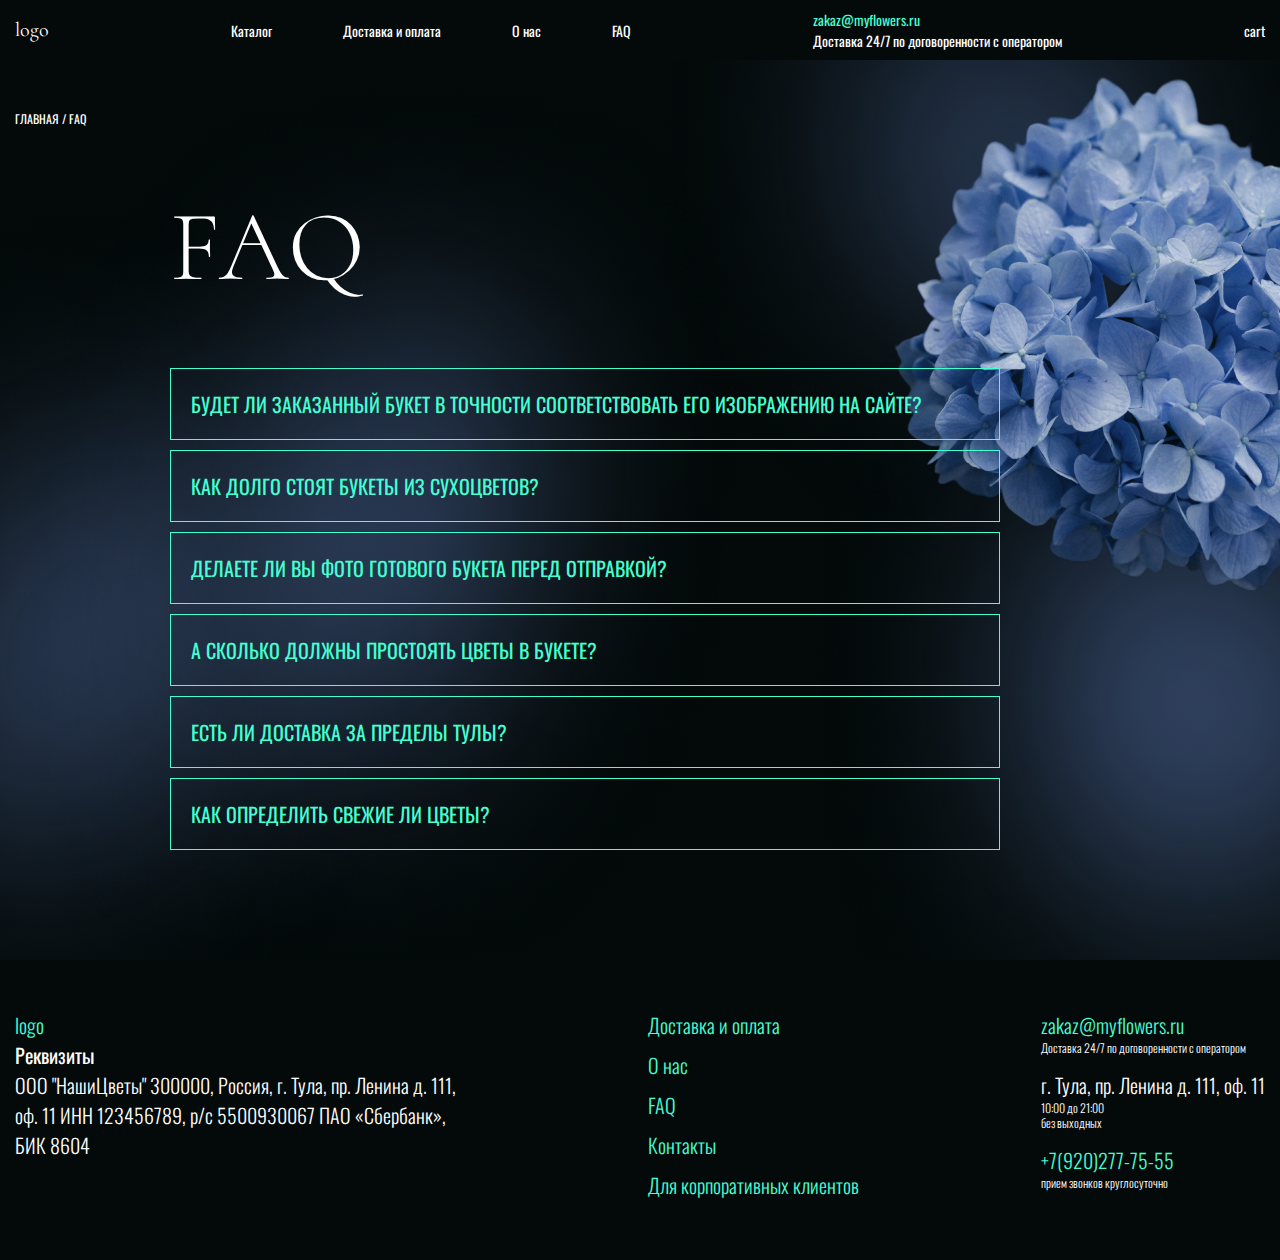
<file: faq.html>
<!doctype html>
<html lang="en" dir="ltr">
<head>
	<meta charset="utf-8">
	<meta name="viewport" content="width=device-width,user-scalable=no,initial-scale=1.0,maximum-scale=1.0,minimum-scale=1.0">
	<link rel="icon" type="image/x-icon" href="img/favicon.ico"/>
	<title>tmplt</title>
	<meta name="description" content="template">
	<link href="style/css/index.min.css" rel="stylesheet" type="text/css">
	<script defer src="js/faq.js"></script>
</head>

<body>
	<div class="page-wrapper">
		<header class="header">
			<div class="container desc-header">
				<div class="logo-header"><a href="/">logo</a></div>
				<nav class="navigation">
					<a href="">Каталог</a>
					<a href="">Доставка и оплата</a>
					<a href="">О нас</a>
					<a href="">FAQ</a>
				</nav>
				<div class="email-header">
					<a href="mailto:zakaz@myflowers.ru">zakaz@myflowers.ru</a>
					<span>Доставка 24/7 по договоренности с оператором</span>
				</div>
				<div class="cart">cart</div>
			</div>

			<div class="container mobile-header">
				<div class="mobile-menu">
					<div class="menu-item"></div>
					<div class="menu-item"></div>
					<div class="menu-item"></div>
				</div>
				<div class="logo-header"><a href="/">logo</a></div>
				<div>cart</div>
			</div>
		</header>

		<main class="landing-page">
			<section class="faq">
				<div class="container">
					<h6>Главная&nbsp;/ faq</h6>
					<h2>faq</h2>
					<div class="faq-wrapper">
						<div class="faq-item">
							<h3 class="faq-question">БУДЕТ ЛИ&nbsp;ЗАКАЗАННЫЙ БУКЕТ В&nbsp;ТОЧНОСТИ СООТВЕТСТВОВАТЬ ЕГО ИЗОБРАЖЕНИЮ НА&nbsp;САЙТЕ?</h3>
							<p class="faq-answer display-none">
								Букет собирается по&nbsp;индивидуальной матрице букета. Однако возможны случаи, когда нет необходимых цветов либо имеющиеся цветы отличаются от&nbsp;представленных на&nbsp;
								фото, и&nbsp;с&nbsp;согласования заказчика они могут быть заменены на&nbsp;аналогичные. Либо если флорист считает, что данные изменения не&nbsp;повлекут 
								сильного изменения в&nbsp;образе букета, то&nbsp;самостоятельно может заменить некоторые цветы. И&nbsp;перед отправкой направляется фото заказчику, 
								который утверждает получившийся букет. Каждый цветок отличается от&nbsp;другого, как и&nbsp;каждый букет будет индивидуальным, но&nbsp;в&nbsp;этом и&nbsp;есть 
								его прелесть... в&nbsp;индивидуальности.
							</p>
						</div>
						<div class="faq-item">
							<h3 class="faq-question">КАК ДОЛГО СТОЯТ БУКЕТЫ ИЗ&nbsp;СУХОЦВЕТОВ?</h3>
							<p class="faq-answer display-none">
								Букет из&nbsp;сухоцветов будет радовать Вас несколько лет. При этом стоит помнить, что сухоцветы не&nbsp;любят прямые солнечные лучи, а&nbsp;также высокую влажность.
							</p>
						</div>
						<div class="faq-item">
							<h3 class="faq-question">ДЕЛАЕТЕ ЛИ&nbsp;ВЫ&nbsp;ФОТО ГОТОВОГО БУКЕТА ПЕРЕД ОТПРАВКОЙ?</h3>
							<p class="faq-answer display-none">
								Да, делаем как только готов букет .Это происходит ближе ко&nbsp;времени доставки, при этом ,чтобы хватило времени переделать букет или изменить 
								в&nbsp;нем детали (в&nbsp;случае пожеланий заказчика).
							</p>
						</div>
						<div class="faq-item">
							<h3 class="faq-question">А&nbsp;СКОЛЬКО ДОЛЖНЫ ПРОСТОЯТЬ ЦВЕТЫ В&nbsp;БУКЕТЕ?</h3>
							<p class="faq-answer display-none">
								Букеты радуют в&nbsp;среднем около 7-9 дней при правильном уходе, если это хризантемы или диантус&nbsp;&mdash; около 3&nbsp;недель, долгостоящими 
								являются также герберы, некоторые виды роз и&nbsp;альстромерии. Композиции&nbsp;же на&nbsp;флористической губке могут простоять и&nbsp;2-3&nbsp;недели.
							</p>
						</div>
						<div class="faq-item">
							<h3 class="faq-question">ЕСТЬ ЛИ&nbsp;ДОСТАВКА ЗА&nbsp;ПРЕДЕЛЫ ТУЛЫ?</h3>
							<p class="faq-answer display-none">
								Да, такая возможность есть, однако стоимость доставки в&nbsp;данном случае составляет от&nbsp;320&nbsp;рублей, и&nbsp;адрес доставки отдельно согласовывается. 
								Для своих клиентов мы&nbsp;доставляем и&nbsp;в&nbsp;другие города в&nbsp;области, но&nbsp;это должно быть по&nbsp;предварительно согласовано.
							</p>
						</div>
						<div class="faq-item">
							<h3 class="faq-question">КАК ОПРЕДЕЛИТЬ СВЕЖИЕ ЛИ&nbsp;ЦВЕТЫ?</h3>
							<p class="faq-answer display-none">
								Многие, увидев на&nbsp;краях лепестка цветка маленькие коричневые пятна, боятся, что сам цветок не&nbsp;свежий, однако любой цветок&nbsp;&mdash; это 
								творение природы и&nbsp;все погодные условия отражаются на&nbsp;внешнем виде лепестков, что не&nbsp;говорит об&nbsp;их&nbsp;свежести. 
								На&nbsp;некоторых это конечно видно больше, а&nbsp;на&nbsp;других нет никаких следов. Свежесть&nbsp;же цветка можно определить по&nbsp;бутону, 
								твёрдый он&nbsp;либо вялый, хотя внешне цветок будет выглядеть достаточно живым, а&nbsp;некоторые растения увядают путём высыхания.
							</p>
						</div>
					</div>
				</div>
			</section>
		</main>

		<footer class="footer">
			<div class="container">
				<div class="logo-footer">
					<a href="/">logo</a>
					<div class="requisites">
						<h5>Реквизиты</h5>
						<p>
							ООО "НашиЦветы" 300000, Россия, г. Тула, пр. Ленина д. 111, оф. 11  
							ИНН 123456789, р/с 5500930067 ПАО «Сбербанк», БИК 8604
						</p>
					</div>
				</div>
				<div class="menu-footer">
					<a href="">Доставка и оплата</a>
					<a href="">О нас</a>
					<a href="">FAQ</a>
					<a href="">Контакты</a>
					<a href="">Для корпоративных клиентов</a>
				</div>
				<div class="info-footer">
					<div class="email-footer">
						<a href="mailto:zakaz@myflowers.ru">zakaz@myflowers.ru</a>
						<span class="add-info">Доставка 24/7 по договоренности с оператором</span>
					</div>
					<div class="address-frooter">
						<p>г. Тула, пр. Ленина д. 111, оф. 11</p>
						<span class="add-info">10:00 до 21:00</span>
						<span class="add-info">без выходных</span>
					</div>
					<div class="phone-footer">
						<a href="tel:+79202777555">+7(920)277-75-55</a>
						<span class="add-info">прием звонков круглосуточно</span>
					</div>
				</div>
			</div>
		</footer>
	</div>
</body>
</html>
</file>
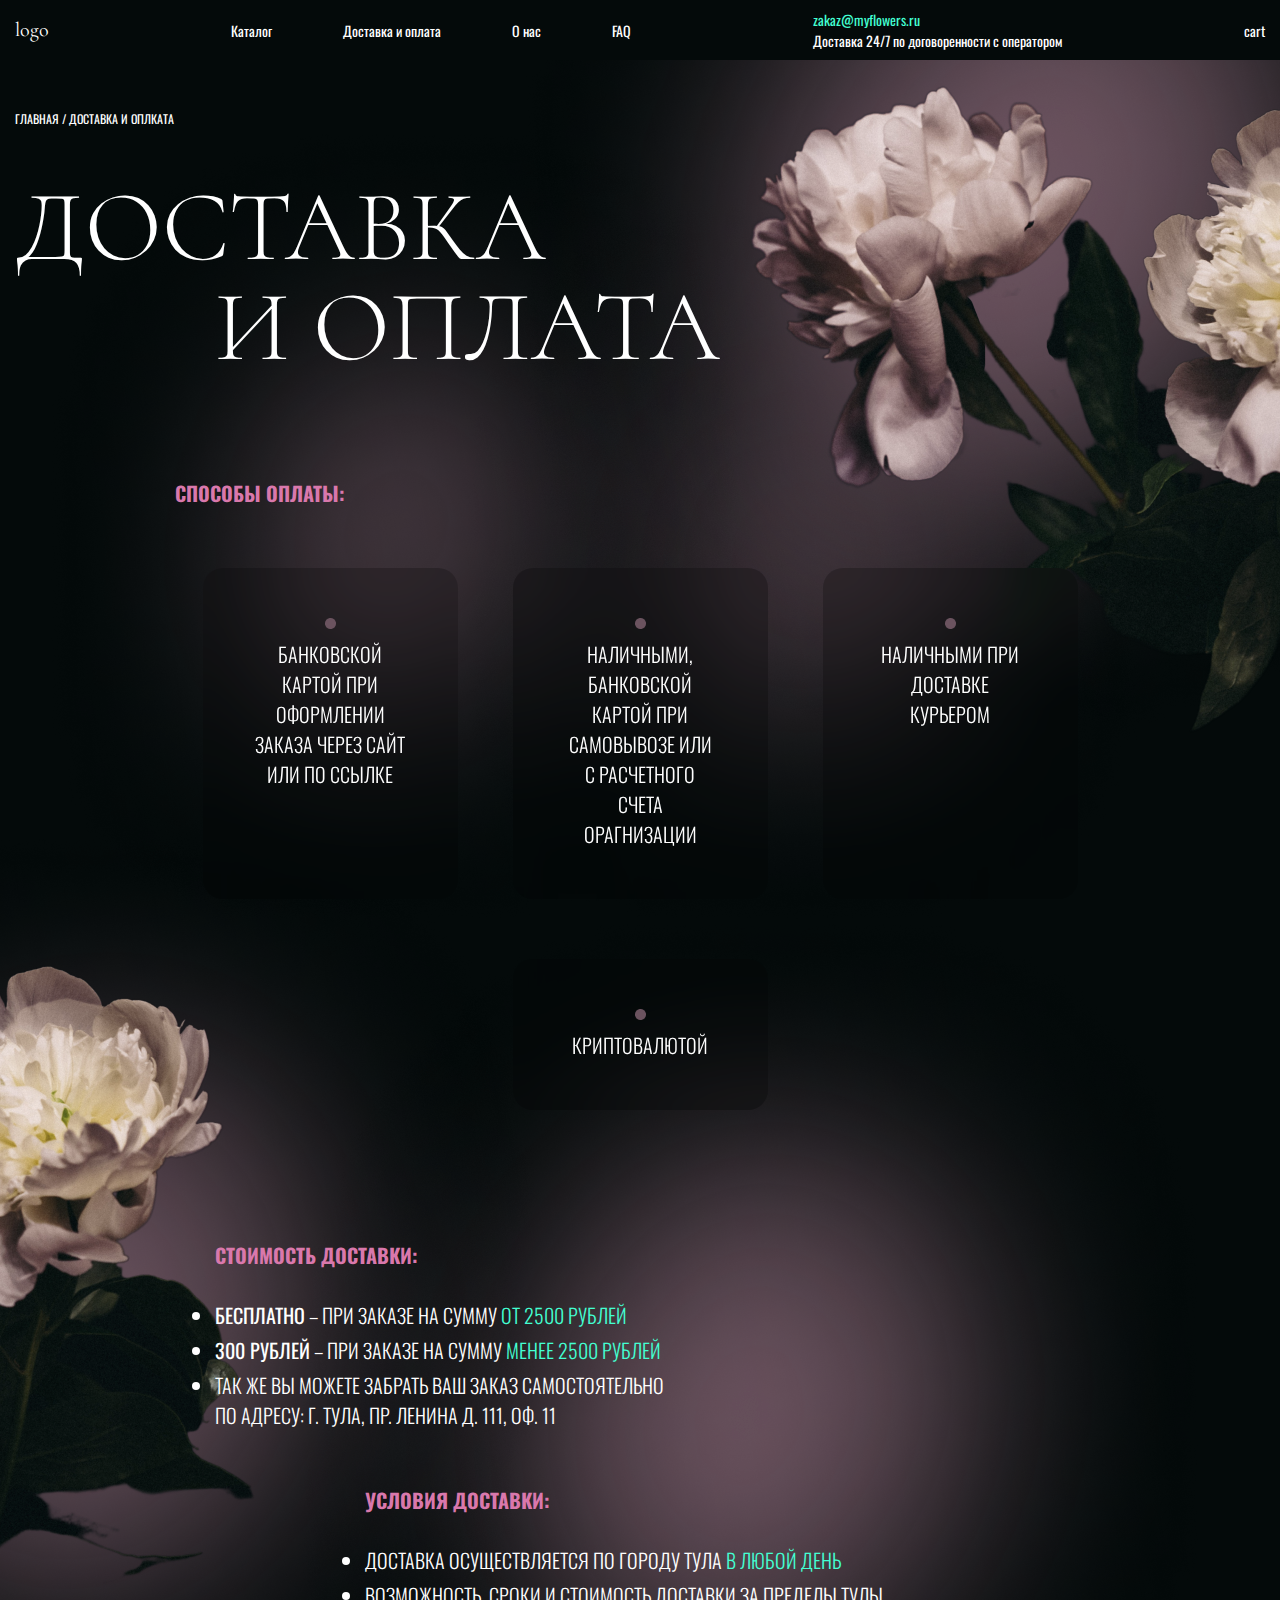
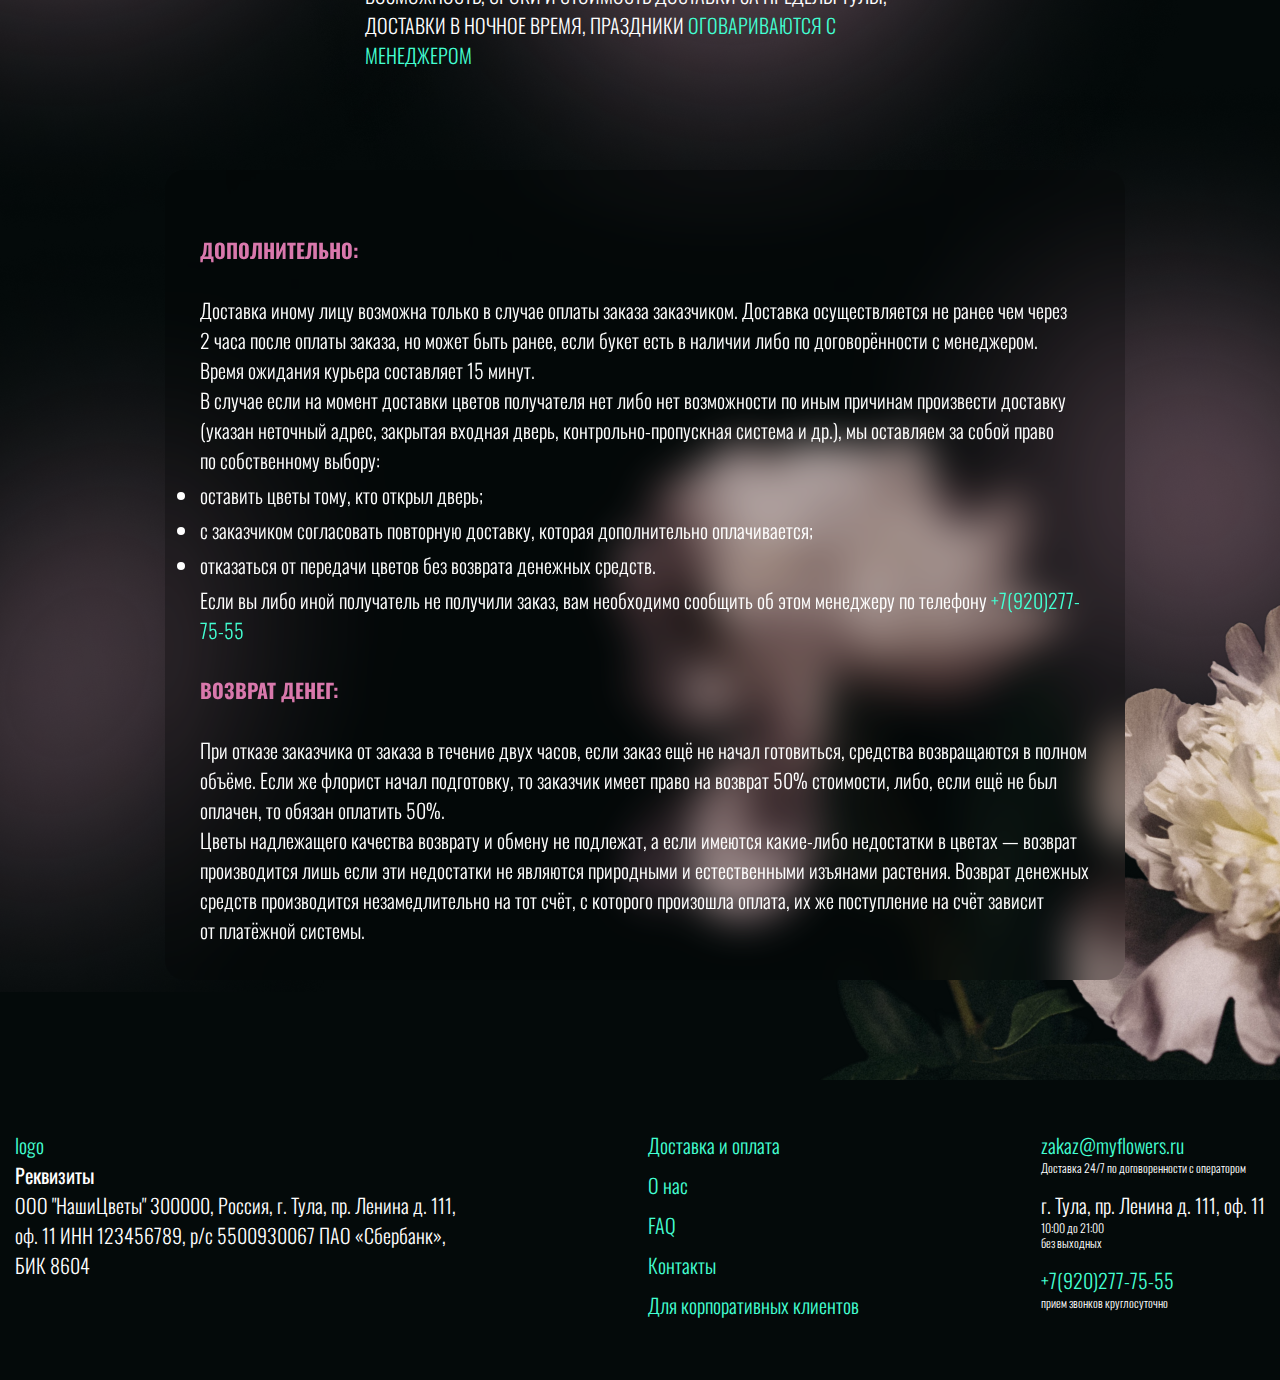
<file: payment-and-delivery.html>
<!doctype html>
<html lang="en" dir="ltr">
<head>
	<meta charset="utf-8">
	<meta name="viewport" content="width=device-width,user-scalable=no,initial-scale=1.0,maximum-scale=1.0,minimum-scale=1.0">
	<link rel="icon" type="image/x-icon" href="img/favicon.ico"/>
	<title>tmplt</title>
	<meta name="description" content="template">
	<link href="style/css/index.min.css" rel="stylesheet" type="text/css">
</head>

<body>
	<div class="page-wrapper">
		<header class="header">
			<div class="container desc-header">
				<div class="logo-header"><a href="/">logo</a></div>
				<nav class="navigation">
					<a href="">Каталог</a>
					<a href="">Доставка и оплата</a>
					<a href="">О нас</a>
					<a href="">FAQ</a>
				</nav>
				<div class="email-header">
					<a href="mailto:zakaz@myflowers.ru">zakaz@myflowers.ru</a>
					<span>Доставка 24/7 по договоренности с оператором</span>
				</div>
				<div class="cart">cart</div>
			</div>

			<div class="container mobile-header">
				<div class="mobile-menu">
					<div class="menu-item"></div>
					<div class="menu-item"></div>
					<div class="menu-item"></div>
				</div>
				<div class="logo-header"><a href="/">logo</a></div>
				<div>cart</div>
			</div>
		</header>

		<main class="landing-page">
			<section class="payment-and-delivery">
				<div class="container">
					<h6>Главная&nbsp;/ доставка и&nbsp;оплката</h6>
					<h2 class="delivery-header">доставка</h2>
					<h2 class="payment-header">и оплата</h2>
					<div class="payment">
						<h4>cпособы оплаты:</h4>
						<div class="payment-wrapper">
							<div class="payment-item">
								<img src="img/payment-and-delivery/payment-marker.png" alt="marker">
								<p>
									БАНКОВСКОЙ КАРТОЙ ПРИ ОФОРМЛЕНИИ ЗАКАЗА ЧЕРЕЗ САЙТ или по&nbsp;ссылке
								</p>
							</div>
							<div class="payment-item">
								<img src="img/payment-and-delivery/payment-marker.png" alt="marker">
								<p>
									НАЛИЧНЫМИ, БАНКОВСКОЙ КАРТОЙ ПРИ САМОВЫВОЗЕ или с&nbsp;расчетного счета орагнизации
								</p>
							</div>
							<div class="payment-item">
								<img src="img/payment-and-delivery/payment-marker.png" alt="marker">
								<p>
									НАЛИЧНЫМИ ПРИ ДОСТАВКЕ КУРЬЕРОМ
								</p>
							</div>
							<div class="payment-item">
								<img src="img/payment-and-delivery/payment-marker.png" alt="marker">
								<p>
									КРИПТОВАЛЮТОЙ
								</p>
							</div>
						</div>
					</div>
					<div class="delivery">
						<div class="delivery-price">
							<h4>стоимость доставки:</h4>
							<ul>
								<li><strong>Бесплатно</strong> – при заказе на сумму <span class="green">от 2500 рублей</span</li>
								<li><strong>300 рублей</strong> – при заказе на сумму <span class="green">менее 2500 рублей</span</li>
								<li>Так&nbsp;же вы&nbsp;можете забрать ваш заказ самостоятельно по&nbsp;адресу: г. Тула, пр. Ленина д. 111, оф. 11</li>

							</ul>
						</div>
						<div class="delivery-terms">
							<h4>условия доставки:</h4>
							<ul>
								<li>доставка осуществляется по городу Тула <span class="green">в любой день</span></li>
								<li>возможность, сроки и&nbsp;стоимость доставки за&nbsp;пределы Тулы, доставки в&nbsp;ночное время, праздники <span class="green">оговариваются с менеджером</span></li>
							</ul>
						</div>
					</div>
					<div class="delivery-additional">
							<h4>Дополнительно:</h4>
							<p>
								Доставка иному лицу возможна только в&nbsp;случае оплаты заказа заказчиком. Доставка осуществляется не&nbsp;ранее чем через 
								2&nbsp;часа после оплаты заказа, но&nbsp;может быть ранее, если букет есть в&nbsp;наличии либо по&nbsp;договорённости с&nbsp;менеджером.
							</p>
							<p>
								Время ожидания курьера составляет 15&nbsp;минут.
							</p>
							<p>
								В&nbsp;случае если на&nbsp;момент доставки цветов получателя нет либо нет возможности по&nbsp;иным причинам произвести доставку (указан неточный адрес, 
								закрытая входная дверь, контрольно-пропускная система и&nbsp;др.), мы&nbsp;оставляем за&nbsp;собой право по&nbsp;собственному выбору:
							</p>
							<ul>
								<li>оставить цветы тому, кто открыл дверь;</li>
								<li>с&nbsp;заказчиком согласовать повторную доставку, которая дополнительно оплачивается;</li>
								<li>отказаться от&nbsp;передачи цветов без возврата денежных средств.</li>
							</ul>
							<span>
								Если вы либо иной получатель не получили заказ, вам необходимо сообщить об этом менеджеру по телефону <span class="green">+7(920)277-75-55</span>
							</span>
							<h4>Возврат денег:</h4>
							<p>
								При отказе заказчика от&nbsp;заказа в&nbsp;течение двух часов, если заказ ещё не&nbsp;начал готовиться, средства возвращаются в&nbsp;полном объёме. 
								Если&nbsp;же флорист начал подготовку, то&nbsp;заказчик имеет право на&nbsp;возврат&nbsp;50% стоимости, либо, если ещё не&nbsp;был оплачен, 
								то&nbsp;обязан оплатить&nbsp;50%.
							</p>
							<p>
								Цветы надлежащего качества возврату и&nbsp;обмену не&nbsp;подлежат, а&nbsp;если имеются какие-либо недостатки в&nbsp;цветах&nbsp;&mdash; возврат производится лишь 
								если эти недостатки не&nbsp;являются природными и&nbsp;естественными изъянами растения. Возврат денежных средств производится незамедлительно на&nbsp;тот счёт, 
								с&nbsp;которого произошла оплата, их&nbsp;же поступление на&nbsp;счёт зависит от&nbsp;платёжной системы.
							</p>
					</div>
				</div>
			</section>
		</main>

		<footer class="footer">
			<div class="container">
				<div class="logo-footer">
					<a href="/">logo</a>
					<div class="requisites">
						<h5>Реквизиты</h5>
						<p>
							ООО "НашиЦветы" 300000, Россия, г. Тула, пр. Ленина д. 111, оф. 11  
							ИНН 123456789, р/с 5500930067 ПАО «Сбербанк», БИК 8604
						</p>
					</div>
				</div>
				<div class="menu-footer">
					<a href="">Доставка и оплата</a>
					<a href="">О нас</a>
					<a href="">FAQ</a>
					<a href="">Контакты</a>
					<a href="">Для корпоративных клиентов</a>
				</div>
				<div class="info-footer">
					<div class="email-footer">
						<a href="mailto:zakaz@myflowers.ru">zakaz@myflowers.ru</a>
						<span class="add-info">Доставка 24/7 по договоренности с оператором</span>
					</div>
					<div class="address-frooter">
						<p>г. Тула, пр. Ленина д. 111, оф. 11</p>
						<span class="add-info">10:00 до 21:00</span>
						<span class="add-info">без выходных</span>
					</div>
					<div class="phone-footer">
						<a href="tel:+79202777555">+7(920)277-75-55</a>
						<span class="add-info">прием звонков круглосуточно</span>
					</div>
				</div>
			</div>
		</footer>
	</div>
</body>
</html>
</file>
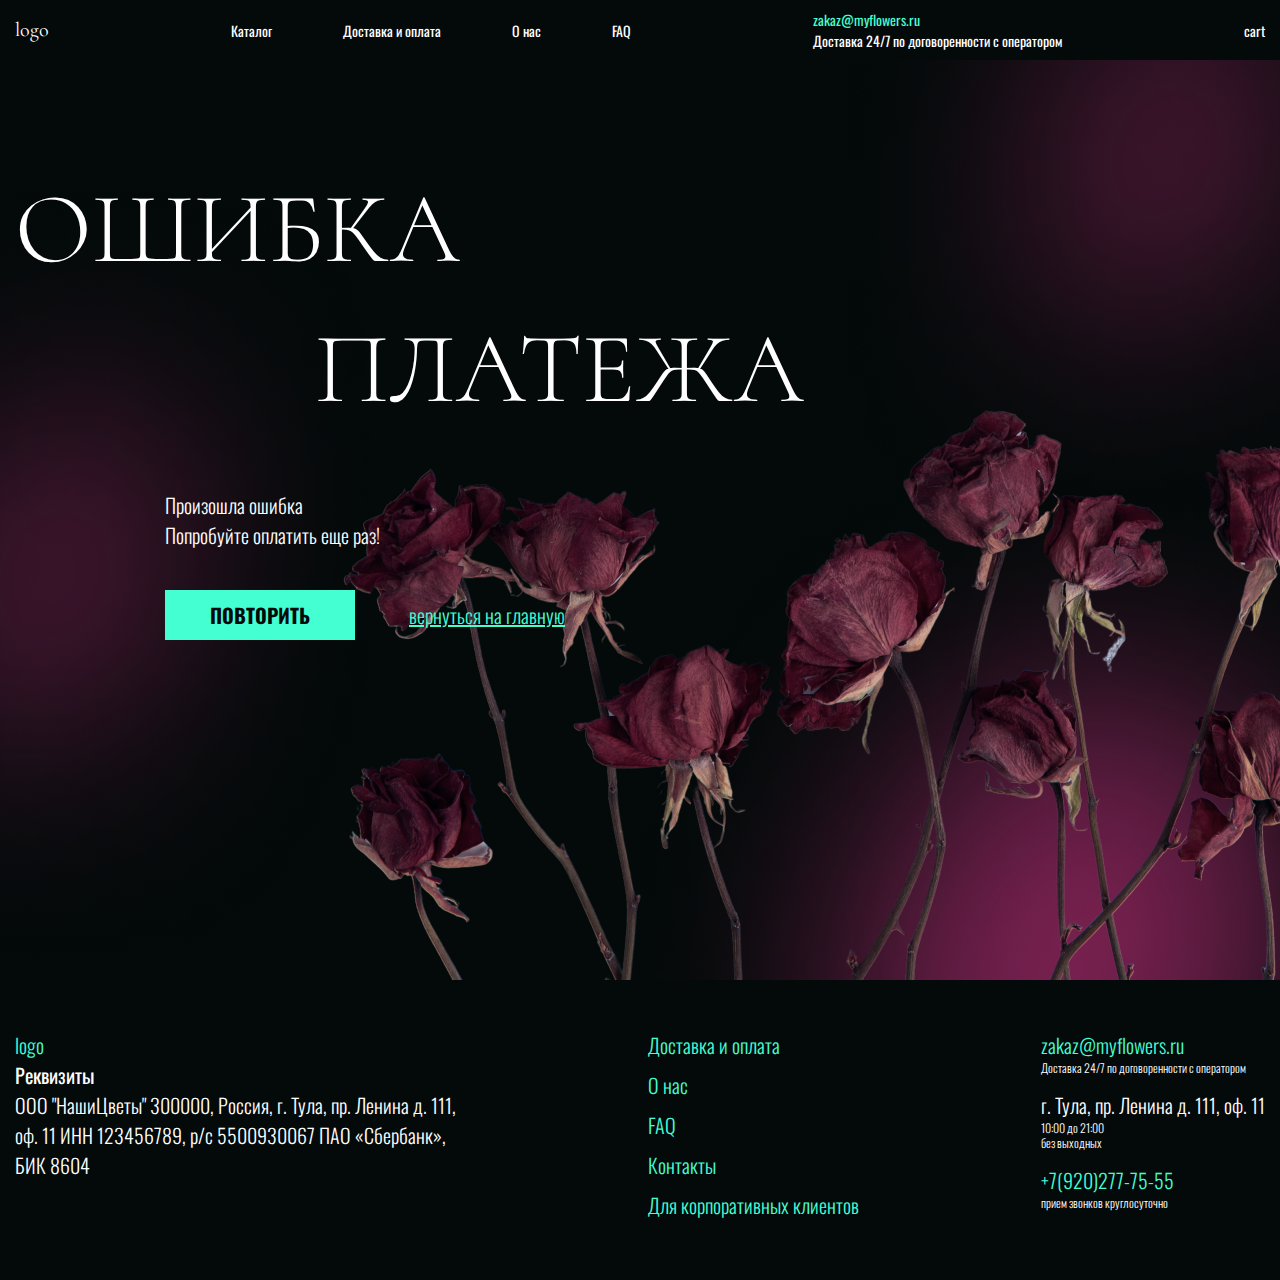
<file: payment-error.html>
<!doctype html>
<html lang="en" dir="ltr">
<head>
	<meta charset="utf-8">
	<meta name="viewport" content="width=device-width,user-scalable=no,initial-scale=1.0,maximum-scale=1.0,minimum-scale=1.0">
	<link rel="icon" type="image/x-icon" href="img/favicon.ico"/>
	<title>tmplt</title>
	<meta name="description" content="template">
	<link href="style/css/index.min.css" rel="stylesheet" type="text/css">
	<script defer src="js/faq.js"></script>
</head>

<body>
	<div class="page-wrapper">
		<header class="header">
			<div class="container desc-header">
				<div class="logo-header"><a href="/">logo</a></div>
				<nav class="navigation">
					<a href="">Каталог</a>
					<a href="">Доставка и оплата</a>
					<a href="">О нас</a>
					<a href="">FAQ</a>
				</nav>
				<div class="email-header">
					<a href="mailto:zakaz@myflowers.ru">zakaz@myflowers.ru</a>
					<span>Доставка 24/7 по договоренности с оператором</span>
				</div>
				<div class="cart">cart</div>
			</div>

			<div class="container mobile-header">
				<div class="mobile-menu">
					<div class="menu-item"></div>
					<div class="menu-item"></div>
					<div class="menu-item"></div>
				</div>
				<div class="logo-header"><a href="/">logo</a></div>
				<div>cart</div>
			</div>
		</header>

		<main class="landing-page">
			<section class="payment-error">
				<div class="container">
					<h2 class="error">ошибка</h2>
					<h2 class="payment">платежа</h2>
					<div class="payment-error-wrapper">
						<p>Произошла ошибка</p>
						<p>Попробуйте оплатить еще раз!</p>
						<div class="buttons-wrapper">
							<a href="/" class="custom-form-btn">повторить</a>
							<a href="/" class="back">вернуться на главную</a>
						</div>
					</div>
				</div>
			</section>
		</main>

		<footer class="footer">
			<div class="container">
				<div class="logo-footer">
					<a href="/">logo</a>
					<div class="requisites">
						<h5>Реквизиты</h5>
						<p>
							ООО "НашиЦветы" 300000, Россия, г. Тула, пр. Ленина д. 111, оф. 11  
							ИНН 123456789, р/с 5500930067 ПАО «Сбербанк», БИК 8604
						</p>
					</div>
				</div>
				<div class="menu-footer">
					<a href="">Доставка и оплата</a>
					<a href="">О нас</a>
					<a href="">FAQ</a>
					<a href="">Контакты</a>
					<a href="">Для корпоративных клиентов</a>
				</div>
				<div class="info-footer">
					<div class="email-footer">
						<a href="mailto:zakaz@myflowers.ru">zakaz@myflowers.ru</a>
						<span class="add-info">Доставка 24/7 по договоренности с оператором</span>
					</div>
					<div class="address-frooter">
						<p>г. Тула, пр. Ленина д. 111, оф. 11</p>
						<span class="add-info">10:00 до 21:00</span>
						<span class="add-info">без выходных</span>
					</div>
					<div class="phone-footer">
						<a href="tel:+79202777555">+7(920)277-75-55</a>
						<span class="add-info">прием звонков круглосуточно</span>
					</div>
				</div>
			</div>
		</footer>
	</div>
</body>
</html>
</file>
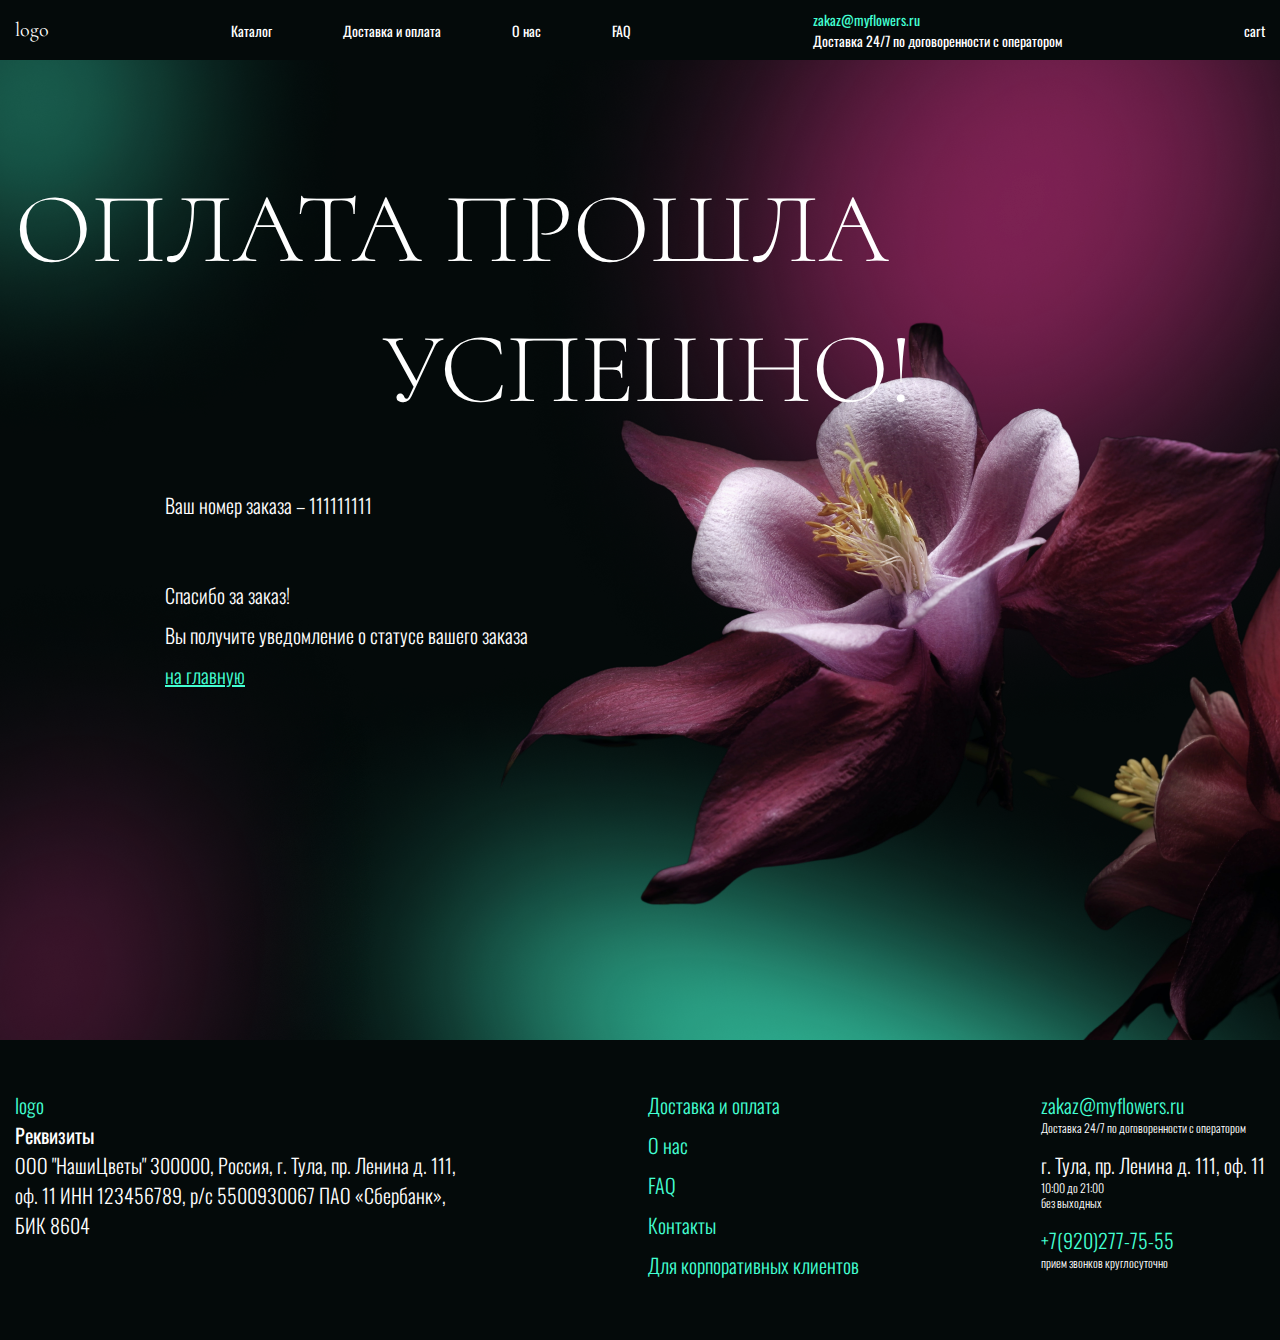
<file: payment-success.html>
<!doctype html>
<html lang="en" dir="ltr">
<head>
	<meta charset="utf-8">
	<meta name="viewport" content="width=device-width,user-scalable=no,initial-scale=1.0,maximum-scale=1.0,minimum-scale=1.0">
	<link rel="icon" type="image/x-icon" href="img/favicon.ico"/>
	<title>tmplt</title>
	<meta name="description" content="template">
	<link href="style/css/index.min.css" rel="stylesheet" type="text/css">
	<script defer src="js/faq.js"></script>
</head>

<body>
	<div class="page-wrapper">
		<header class="header">
			<div class="container desc-header">
				<div class="logo-header"><a href="/">logo</a></div>
				<nav class="navigation">
					<a href="">Каталог</a>
					<a href="">Доставка и оплата</a>
					<a href="">О нас</a>
					<a href="">FAQ</a>
				</nav>
				<div class="email-header">
					<a href="mailto:zakaz@myflowers.ru">zakaz@myflowers.ru</a>
					<span>Доставка 24/7 по договоренности с оператором</span>
				</div>
				<div class="cart">cart</div>
			</div>

			<div class="container mobile-header">
				<div class="mobile-menu">
					<div class="menu-item"></div>
					<div class="menu-item"></div>
					<div class="menu-item"></div>
				</div>
				<div class="logo-header"><a href="/">logo</a></div>
				<div>cart</div>
			</div>
		</header>

		<main class="landing-page">
			<section class="payment-success">
				<div class="container">
					<h2 class="payment">Оплата прошла</h2>
					<h2 class="success">успешно!</h2>
					<div class="payment-success-wrapper">
						<p class="number">Ваш номер заказа – 111111111</p>
						<p>Спасибо за заказ!</p>
						<p>Вы получите уведомление о статусе вашего заказа</p>
						<a href="/">на главную</a>
					</div>
				</div>
			</section>
		</main>

		<footer class="footer">
			<div class="container">
				<div class="logo-footer">
					<a href="/">logo</a>
					<div class="requisites">
						<h5>Реквизиты</h5>
						<p>
							ООО "НашиЦветы" 300000, Россия, г. Тула, пр. Ленина д. 111, оф. 11  
							ИНН 123456789, р/с 5500930067 ПАО «Сбербанк», БИК 8604
						</p>
					</div>
				</div>
				<div class="menu-footer">
					<a href="">Доставка и оплата</a>
					<a href="">О нас</a>
					<a href="">FAQ</a>
					<a href="">Контакты</a>
					<a href="">Для корпоративных клиентов</a>
				</div>
				<div class="info-footer">
					<div class="email-footer">
						<a href="mailto:zakaz@myflowers.ru">zakaz@myflowers.ru</a>
						<span class="add-info">Доставка 24/7 по договоренности с оператором</span>
					</div>
					<div class="address-frooter">
						<p>г. Тула, пр. Ленина д. 111, оф. 11</p>
						<span class="add-info">10:00 до 21:00</span>
						<span class="add-info">без выходных</span>
					</div>
					<div class="phone-footer">
						<a href="tel:+79202777555">+7(920)277-75-55</a>
						<span class="add-info">прием звонков круглосуточно</span>
					</div>
				</div>
			</div>
		</footer>
	</div>
</body>
</html>
</file>
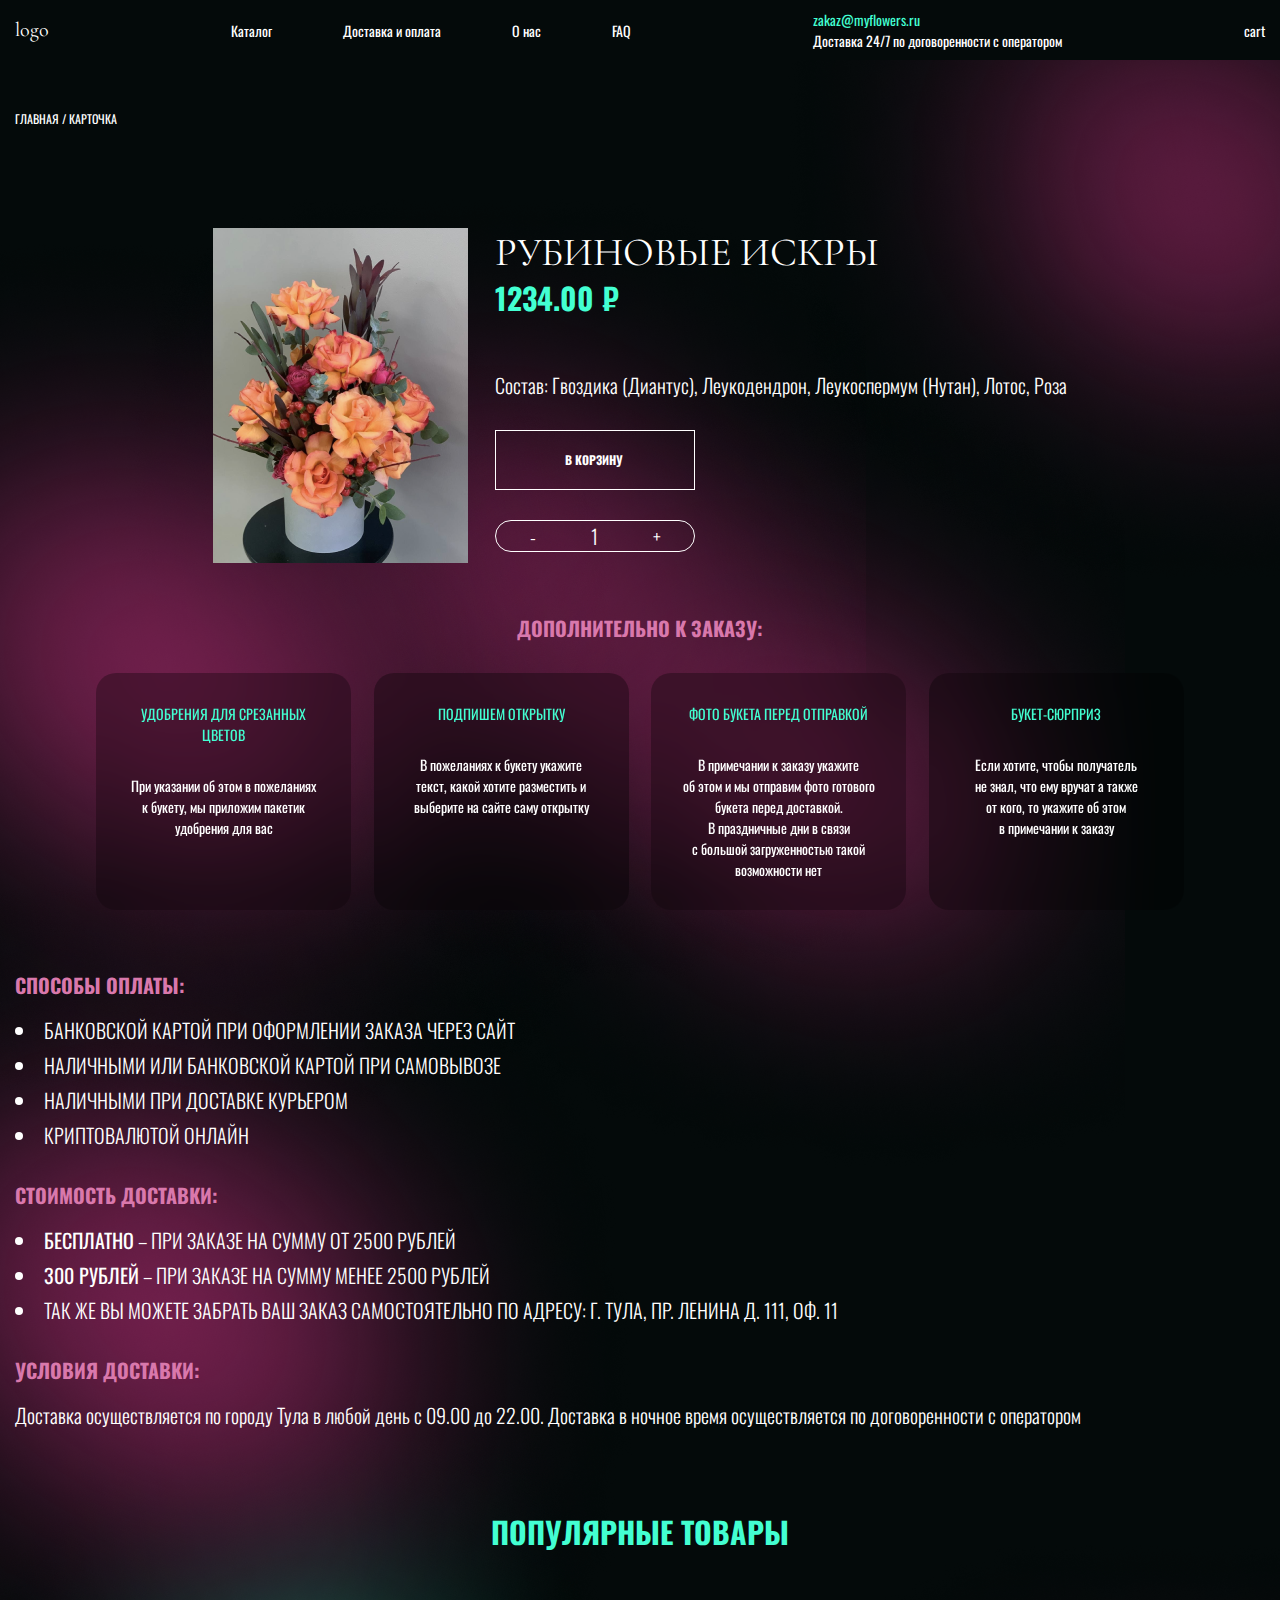
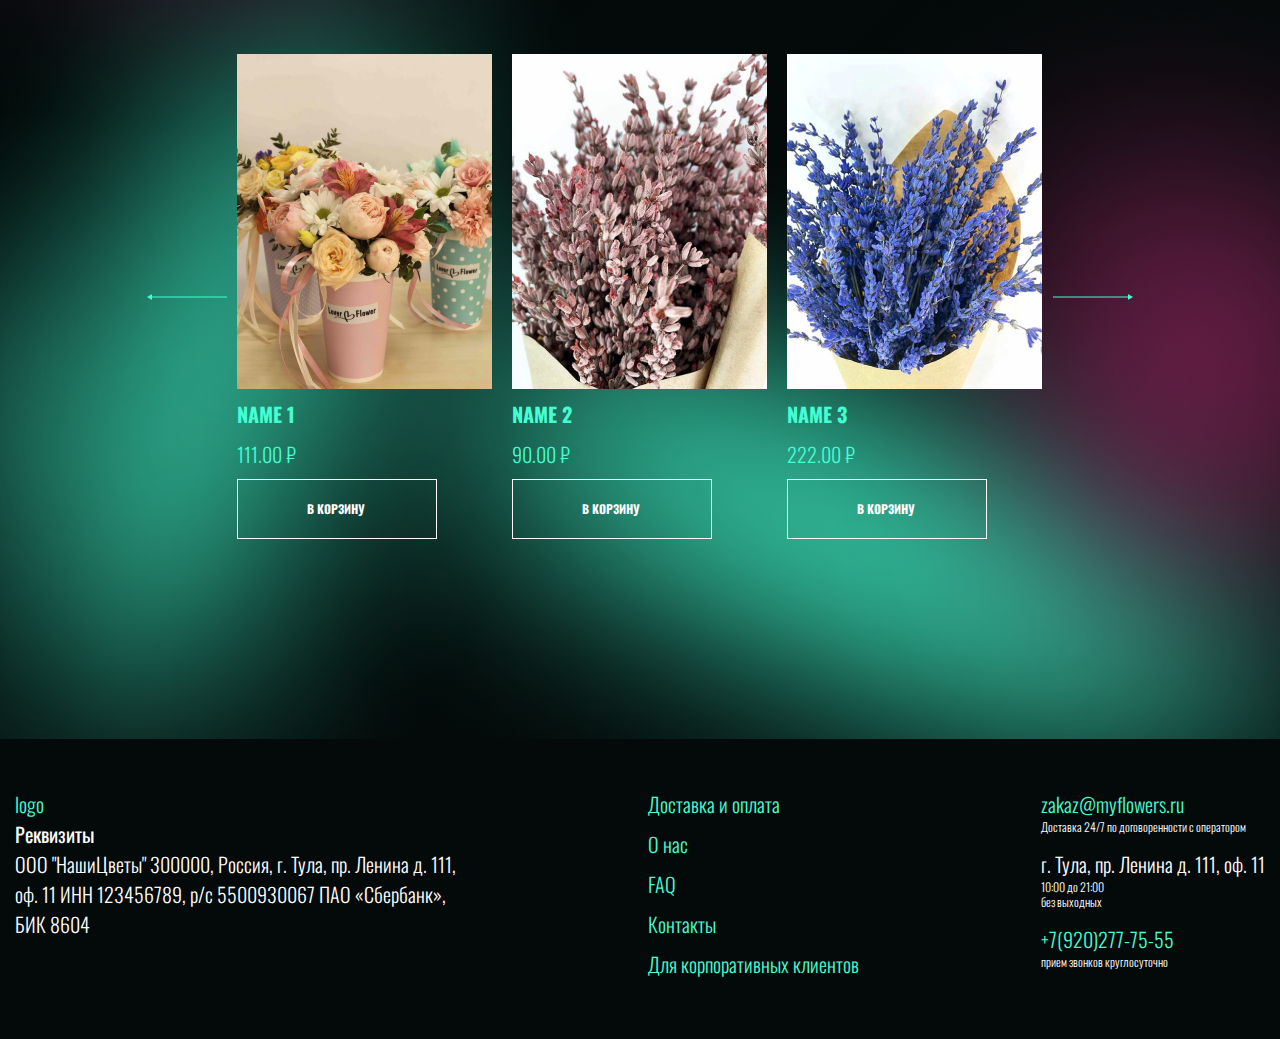
<file: product-card.html>
<!doctype html>
<html lang="en" dir="ltr">
<head>
	<meta charset="utf-8">
	<meta name="viewport" content="width=device-width,user-scalable=no,initial-scale=1.0,maximum-scale=1.0,minimum-scale=1.0">
	<link rel="icon" type="image/x-icon" href="img/favicon.ico"/>
	<title>tmplt</title>
	<meta name="description" content="template">
	<link href="style/css/index.min.css" rel="stylesheet" type="text/css">
	<script defer src="js/slider.js"></script>
</head>

<body>
	<div class="page-wrapper">
		<header class="header">
			<div class="container desc-header">
				<div class="logo-header"><a href="/">logo</a></div>
				<nav class="navigation">
					<a href="">Каталог</a>
					<a href="">Доставка и оплата</a>
					<a href="">О нас</a>
					<a href="">FAQ</a>
				</nav>
				<div class="email-header">
					<a href="mailto:zakaz@myflowers.ru">zakaz@myflowers.ru</a>
					<span>Доставка 24/7 по договоренности с оператором</span>
				</div>
				<div class="cart">cart</div>
			</div>

			<div class="container mobile-header">
				<div class="mobile-menu">
					<div class="menu-item"></div>
					<div class="menu-item"></div>
					<div class="menu-item"></div>
				</div>
				<div class="logo-header"><a href="/">logo</a></div>
				<div>cart</div>
			</div>
		</header>

		<main class="landing-page">
			<section class="product-card">
				<div class="container">
					<h6>Главная&nbsp;/ карточка</h6>
					<div class="card">
						<img src="img/product-card/1.png" alt="product" class="product-img">
						<div class="product-info">
							<h3>рубиновые искры</h3>
							<h5 class="price">1234.00 &#8381</h5>
							<p class="compound"><span>Состав</span>: Гвоздика (Диантус), Леукодендрон, Леукоспермум (Нутан), Лотос, Роза</p>
							<div class="add-to-cart-wrapper">
								<div class="add-to-cart-btn">В корзину</div>
								<div class="amount">
									<div class="decrement">-</div>
									<div class="count-in-cart">1</div>
									<div class="increment">+</div>
								</div>
							</div>
						</div>
					</div>
					<h4 class="center">Дополнительно к заказу:</h4>
					<div class="addition-to-order">
						<div class="addition-to-order-item">
							<p class="item-header">Удобрения для срезанных цветов</p>
							<p class="item-text">
								При указании об&nbsp;этом в&nbsp;пожеланиях к&nbsp;букету, мы&nbsp;приложим пакетик удобрения 
								для вас
							</p>
						</div>
						<div class="addition-to-order-item">
							<p class="item-header">подпишем открытку</p>
							<p class="item-text">
								В пожеланиях к букету укажите текст, какой хотите разместить и выберите на 
								сайте саму открытку
							</p>
						</div>
						<div class="addition-to-order-item">
							<p class="item-header">Фото букета перед отправкой</p>
							<p class="item-text">
								В&nbsp;примечании к&nbsp;заказу укажите об&nbsp;этом и&nbsp;мы&nbsp;отправим фото готового букета
								перед доставкой. В&nbsp;праздничные дни в&nbsp;связи с&nbsp;большой загруженностью 
								такой возможности нет
							</p>
						</div>
						<div class="addition-to-order-item">
							<p class="item-header">Букет-сюрприз</p>
							<p class="item-text">
								Если хотите, чтобы получатель не&nbsp;знал, что ему вручат а&nbsp;также от&nbsp;кого, то&nbsp;укажите 
								об&nbsp;этом в&nbsp;примечании к&nbsp;заказу
							</p>
						</div>
					</div>
					<div class="payment-delivery">
						<div class="payment">
							<h4>способы оплаты:</h4>
							<ul>
								<li>БАНКОВСКОЙ КАРТОЙ ПРИ ОФОРМЛЕНИИ ЗАКАЗА ЧЕРЕЗ САЙТ</li>
								<li>НАЛИЧНЫМИ ИЛИ БАНКОВСКОЙ КАРТОЙ ПРИ САМОВЫВОЗЕ</li>
								<li>НАЛИЧНЫМИ ПРИ ДОСТАВКЕ КУРЬЕРОМ</li>
								<li>КРИПТОВАЛЮТОЙ ОНЛАЙН</li>
							</ul>
						</div>
						<div class="delivery">
							<h4>стоимость доставки:</h4>
							<ul>
								<li><strong>Бесплатно</strong> – при заказе на сумму <span class="green">от 2500 рублей</span</li>
								<li><strong>300 рублей</strong> – при заказе на сумму <span class="green">менее 2500 рублей</span</li>
								<li>Так&nbsp;же вы&nbsp;можете забрать ваш заказ самостоятельно по&nbsp;адресу: г. Тула, пр. Ленина д. 111, оф. 11</li>
							</ul>
							<h4>Условия доставки:</h4>
							<p>
								Доставка осуществляется по городу Тула в любой день с 09.00 до 22.00. 
								Доставка в ночное время осуществляется по договоренности с оператором
							</p>
						</div>
					</div>
					<div class="popular">
						<h5>популярные товары</h5>
						<div class="slider-wrapper">
							<img src="img/product-card/slider/left.png" alt="left" class="slider-left slider-desc disable">
							<div class="slider-content">
								<div class="slider-track">
									<div class="slider-item">
										<a href="">
											<img src="img/main/popular-section/slider/1.png" alt="1" class="slider-img">
											<h4>name 1</h4>
											<p>111.00 &#8381</p>
										</a>
										<div class="add-to-cart-btn">в корзину</div>
									</div>
									<div class="slider-item">
										<a href="">
											<img src="img/main/popular-section/slider/2.png" alt="2" class="slider-img">
											<h4>name 2</h4>
											<p>90.00 &#8381</p>
										</a>
										<div class="add-to-cart-btn">в корзину</div>
									</div>
									<div class="slider-item">
										<a href="">
											<img src="img/main/popular-section/slider/3.png" alt="3" class="slider-img">
											<h4>name 3</h4>
											<p>222.00 &#8381</p>
										</a>
										<div class="add-to-cart-btn">в корзину</div>
									</div>
									<div class="slider-item">
										<a href="">
											<img src="img/main/popular-section/slider/4.png" alt="4" class="slider-img">
											<h4>name 4</h4>
											<p>2252.00 &#8381</p>
										</a>
										<div class="add-to-cart-btn">в корзину</div>
									</div>
									<div class="slider-item">
										<a href="">
											<img src="img/main/popular-section/slider/5.png" alt="5" class="slider-img">
											<h4>name 5</h4>
											<p>984.00 &#8381</p>
										</a>
										<div class="add-to-cart-btn">в корзину</div>
									</div>
								</div>
							</div>
							<img src="img/product-card/slider/right.png" alt="right" class="slider-right slider-desc">
						</div>
					</div>
				</div>
			</section>
		</main>

		<footer class="footer">
			<div class="container">
				<div class="logo-footer">
					<a href="/">logo</a>
					<div class="requisites">
						<h5>Реквизиты</h5>
						<p>
							ООО "НашиЦветы" 300000, Россия, г. Тула, пр. Ленина д. 111, оф. 11  
							ИНН 123456789, р/с 5500930067 ПАО «Сбербанк», БИК 8604
						</p>
					</div>
				</div>
				<div class="menu-footer">
					<a href="">Доставка и оплата</a>
					<a href="">О нас</a>
					<a href="">FAQ</a>
					<a href="">Контакты</a>
					<a href="">Для корпоративных клиентов</a>
				</div>
				<div class="info-footer">
					<div class="email-footer">
						<a href="mailto:zakaz@myflowers.ru">zakaz@myflowers.ru</a>
						<span class="add-info">Доставка 24/7 по договоренности с оператором</span>
					</div>
					<div class="address-frooter">
						<p>г. Тула, пр. Ленина д. 111, оф. 11  </p>
						<span class="add-info">10:00 до 21:00</span>
						<span class="add-info">без выходных</span>
					</div>
					<div class="phone-footer">
						<a href="tel:+79202777555">+7(920)277-75-55</a>
						<span class="add-info">прием звонков круглосуточно</span>
					</div>
				</div>
			</div>
		</footer>
	</div>
</body>
</html>
</file>
<file: style/css/index.min.css>
@import"https://fonts.googleapis.com/css2?family=Oswald:wght@300;400;500;600;700&display=swap";@import"https://fonts.googleapis.com/css2?family=Cormorant:wght@300&display=swap";*{padding:0;margin:0;border:0}*,:after,:before{-webkit-box-sizing:border-box;box-sizing:border-box}:active,:focus{outline:0}a:active,a:focus{outline:0}blockquote,body,dd,dl,figcaption,figure,h1,h2,h3,h4,li,ol[class],p,ul[class]{margin:0}aside,details,footer,header,main,nav{display:block}summary{display:list-item}template{display:none}[hidden]{display:none}body,html{width:100%;min-height:100vh;font-size:100%;line-height:1.5;-ms-text-size-adjust:100%;-moz-text-size-adjust:100%;-webkit-text-size-adjust:100%;scroll-behavior:smooth;text-rendering:optimizeSpeed}button,input,optgroup,select,textarea{font-family:inherit;font-size:100%;line-height:inherit;margin:0}textarea{overflow:auto}button,input{overflow:visible}button,select{text-transform:none}[type=button],[type=reset],[type=submit],button{-webkit-appearance:button}a:not([class]){-webkit-text-decoration-skip:ink;text-decoration-skip-ink:auto}img{vertical-align:top;max-width:100%;display:block;border-style:none}input[type=search]{-webkit-appearance:textfield;-webkit-box-sizing:content-box;box-sizing:content-box;outline-offset:-2px}input[type=search]::-webkit-search-cancel-button,input[type=search]::-webkit-search-decoration{-webkit-appearance:none}input::-ms-clear{display:none}button{cursor:pointer}[type=button]::-moz-focus-inner,[type=reset]::-moz-focus-inner,[type=submit]::-moz-focus-inner,button::-moz-focus-inner{border-style:none;padding:0}[type=button]:-moz-focusring,[type=reset]:-moz-focusring,[type=submit]:-moz-focusring,button:-moz-focusring{outline:1px dotted ButtonText}a{background-color:rgba(0,0,0,0)}a,a:visited{text-decoration:none}a:hover{text-decoration:none}ul li{list-style:none}h1,h2,h3,h4,h5,h6{font-size:inherit;font-weight:400}ol[class],ul[class]{padding:0}article>*+*{margin-top:1em}hr{-webkit-box-sizing:content-box;box-sizing:content-box;height:0;overflow:visible}pre{font-family:monospace,monospace;font-size:1em}abbr[title]{border-bottom:none;text-decoration:underline;-webkit-text-decoration:underline dotted;text-decoration:underline dotted}b,strong{font-weight:bolder}code,kbd,samp{font-family:monospace,monospace;font-size:1em}small{font-size:80%}sub,sup{font-size:75%;line-height:0;position:relative;vertical-align:baseline}sub{bottom:-0.25em}sup{top:-0.5em}fieldset{padding:.35em .75em .625em}legend{-webkit-box-sizing:border-box;box-sizing:border-box;color:inherit;display:table;max-width:100%;padding:0;white-space:normal}progress{vertical-align:baseline}[type=checkbox],[type=radio]{-webkit-box-sizing:border-box;box-sizing:border-box;padding:0}[type=number]::-webkit-inner-spin-button,[type=number]::-webkit-outer-spin-button{height:auto}::-webkit-file-upload-button{-webkit-appearance:button;font:inherit}body{font-family:"Oswald",sans-serif;font-size:20px;line-height:30px;font-weight:300;color:#fff}section{width:100%}h6{font-weight:400;font-size:12px;line-height:18px;margin-bottom:50px;text-transform:uppercase}h2{font-family:"Cormorant",serif;font-size:100px;line-height:140px;font-weight:300;text-transform:uppercase}.page-wrapper{display:-webkit-box;display:-ms-flexbox;display:flex;width:100%;height:100%;min-height:100vh;-webkit-box-orient:vertical;-webkit-box-direction:normal;-ms-flex-direction:column;flex-direction:column;background-color:#040a0a}.lock-scroll{overflow:hidden}.blur{-webkit-filter:blur(2px);filter:blur(2px)}@media(max-width: 768px){p,h3,h6,a{font-size:14px;line-height:26px}h2{font-size:40px;line-height:50px}}.catalog-button{background-color:#43ffd2;color:#040a0a;font-weight:700;padding:18px 51px}.catalog-button:hover{background-color:#7d2253;-webkit-transition:1s all;-o-transition:1s all;transition:1s all}.add-to-cart-btn{max-width:200px;width:100%;padding:20px 69px;border:.5px solid #fff;font-weight:700;font-size:12px;line-height:18px;text-transform:uppercase}.add-to-cart-btn:hover{cursor:pointer;background-color:#43ffd2;color:#040a0a;-webkit-transition:1s all;-o-transition:1s all;transition:1s all}.custom-form-btn{background-color:#43ffd2;color:#040a0a;font-weight:700;padding:10px 45px;max-width:230px;width:100%;text-transform:uppercase}.custom-form-btn:hover{background-color:#7d2253;-webkit-transition:1s all;-o-transition:1s all;transition:1s all}form{display:-webkit-box;display:-ms-flexbox;display:flex;-webkit-box-orient:vertical;-webkit-box-direction:normal;-ms-flex-direction:column;flex-direction:column;-webkit-box-pack:start;-ms-flex-pack:start;justify-content:flex-start;-webkit-box-align:stretch;-ms-flex-align:stretch;align-items:stretch}form input{padding:10px;border:1px #43ffd2 solid;margin:20px 0;font-size:14px;color:#fff;background:rgba(0,0,0,0)}form label{font-size:14px;color:#fff}form textarea{resize:none;padding:10px;border:1px #43ffd2 solid;margin:20px 0;width:100%;height:100px;font-size:14px;color:#fff;background:rgba(0,0,0,0)}form .cusom-ratio-input{display:none}form .custom-radio::before{margin-right:10px;content:"";display:inline-block;width:16px;height:16px;border:.5px solid #fff;border-radius:50%}form input:checked+.custom-radio::before{background-color:#43ffd2;border:.5px solid #43ffd2}.filter-form{display:-webkit-box;display:-ms-flexbox;display:flex;-webkit-box-orient:vertical;-webkit-box-direction:normal;-ms-flex-direction:column;flex-direction:column;-webkit-box-pack:start;-ms-flex-pack:start;justify-content:flex-start;-webkit-box-align:stretch;-ms-flex-align:stretch;align-items:stretch;background:rgba(0,0,0,.3);-webkit-backdrop-filter:blur(20px);backdrop-filter:blur(20px);border-radius:20px;padding:20px}.filter-form .filter-item{display:-webkit-box;display:-ms-flexbox;display:flex;-webkit-box-orient:vertical;-webkit-box-direction:normal;-ms-flex-direction:column;flex-direction:column;-webkit-box-pack:start;-ms-flex-pack:start;justify-content:flex-start;-webkit-box-align:stretch;-ms-flex-align:stretch;align-items:stretch;margin-bottom:20px}.filter-form .filter-item h5{color:#43ffd2;font-weight:700;font-size:14px;line-height:21px;margin-bottom:5px;text-transform:uppercase}.filter-form .filter-item .form-item{position:relative}.filter-form .filter-item .form-item input[type=checkbox]{position:absolute;opacity:0;margin:0;left:0;bottom:0}.filter-form .filter-item .form-item label{font-weight:300;font-size:12px;line-height:18px;text-transform:uppercase;padding:5px 0}.filter-form .filter-item .form-item label::before{content:"";display:inline-block;width:12px;height:12px;border:.5px solid #fff;border-radius:2px;margin-right:6px}.filter-form .filter-item .form-item input[type=checkbox]:checked+label::before{background:#43ffd2;border:.5px solid #43ffd2}@media(max-width: 768px){form{margin:0 10px}}.container{display:-webkit-box;display:-ms-flexbox;display:flex;width:100%;max-width:1470px;margin:0 auto;padding:0 15px}@media(max-width: 992px){.container{max-width:750px}}@media(max-width: 768px){.container{max-width:none}}.header{display:-webkit-box;display:-ms-flexbox;display:flex;position:fixed;background-color:#040a0a;width:100%;height:60px;top:0;left:0;right:0;-webkit-box-pack:justify;-ms-flex-pack:justify;justify-content:space-between;-webkit-box-align:center;-ms-flex-align:center;align-items:center;z-index:1070}.header .container{max-width:1440px;-webkit-box-pack:justify;-ms-flex-pack:justify;justify-content:space-between;-webkit-box-align:center;-ms-flex-align:center;align-items:center;color:#fff;font-size:14px;line-height:21px;font-weight:400}.header .container a{color:#fff}.header .container a:hover{color:#7d2253;-webkit-transition:.6s all;-o-transition:.6s all;transition:.6s all}.header .container .logo-header{cursor:pointer}.header .container .logo-header a{font-family:"Cormorant",sans-serif;font-size:20px;display:-webkit-box;display:-ms-flexbox;display:flex;-webkit-box-align:center;-ms-flex-align:center;align-items:center}.header .container .logo-header a img{width:40px;margin-right:5px}.header .container .logo-header a:hover{color:#fff}.header .container .navigation{max-width:400px;width:100%;display:-webkit-box;display:-ms-flexbox;display:flex;-webkit-box-orient:horizontal;-webkit-box-direction:normal;-ms-flex-direction:row;flex-direction:row;-webkit-box-pack:justify;-ms-flex-pack:justify;justify-content:space-between;-webkit-box-align:stretch;-ms-flex-align:stretch;align-items:stretch}.header .container .socials-header{max-width:50px;width:100%;display:-webkit-box;display:-ms-flexbox;display:flex;-webkit-box-orient:horizontal;-webkit-box-direction:normal;-ms-flex-direction:row;flex-direction:row;-webkit-box-pack:justify;-ms-flex-pack:justify;justify-content:space-between;-webkit-box-align:stretch;-ms-flex-align:stretch;align-items:stretch}.header .container .socials-header img{width:20px}.header .container .email-header{display:-webkit-box;display:-ms-flexbox;display:flex;-webkit-box-orient:vertical;-webkit-box-direction:normal;-ms-flex-direction:column;flex-direction:column;-webkit-box-pack:start;-ms-flex-pack:start;justify-content:flex-start;-webkit-box-align:stretch;-ms-flex-align:stretch;align-items:stretch}.header .container .email-header a{color:#43ffd2}.header .container .cart-icon{cursor:pointer;display:-webkit-box;display:-ms-flexbox;display:flex;-webkit-box-align:center;-ms-flex-align:center;align-items:center}.header .container .cart-icon img{width:40px}.header .cart-wrapper{background:url("../../img/header/cart/blue-1.png") right bottom no-repeat,url("../../img/header/cart/blue-2.png") 50% 180px no-repeat;position:absolute;top:60px;right:0;max-width:500px;width:100%;height:100vh;background-color:#000;-webkit-transition:1s all;-o-transition:1s all;transition:1s all}.header .cart-wrapper .cart-container{display:-webkit-box;display:-ms-flexbox;display:flex;-webkit-box-orient:vertical;-webkit-box-direction:normal;-ms-flex-direction:column;flex-direction:column;-webkit-box-pack:start;-ms-flex-pack:start;justify-content:flex-start;-webkit-box-align:stretch;-ms-flex-align:stretch;align-items:stretch;margin-right:auto;height:100%;padding:30px;max-width:440px;overflow-y:auto}.header .cart-wrapper .cart-container .cart-head{display:-webkit-box;display:-ms-flexbox;display:flex;-webkit-box-orient:horizontal;-webkit-box-direction:normal;-ms-flex-direction:row;flex-direction:row;-webkit-box-pack:justify;-ms-flex-pack:justify;justify-content:space-between;-webkit-box-align:center;-ms-flex-align:center;align-items:center;width:100%;padding-bottom:10px;border-bottom:.5px solid #fff}.header .cart-wrapper .cart-container .cart-head h3{font-weight:700;font-size:30px;line-height:44px;color:#43ffd2;text-transform:uppercase}.header .cart-wrapper .cart-container .cart-head img{width:30px;height:30px;cursor:pointer}.header .cart-wrapper .cart-container .cart-contents{display:-webkit-box;display:-ms-flexbox;display:flex;-webkit-box-orient:vertical;-webkit-box-direction:normal;-ms-flex-direction:column;flex-direction:column;-webkit-box-pack:start;-ms-flex-pack:start;justify-content:flex-start;-webkit-box-align:stretch;-ms-flex-align:stretch;align-items:stretch;-webkit-box-flex:1;-ms-flex:1 1 auto;flex:1 1 auto}.header .cart-wrapper .cart-container .cart-contents .cart-item{margin:20px 0;display:-webkit-box;display:-ms-flexbox;display:flex;-webkit-box-orient:horizontal;-webkit-box-direction:normal;-ms-flex-direction:row;flex-direction:row;-webkit-box-pack:start;-ms-flex-pack:start;justify-content:flex-start;-webkit-box-align:stretch;-ms-flex-align:stretch;align-items:stretch;width:100%;padding-bottom:10px;border-bottom:.5px solid #fff}.header .cart-wrapper .cart-container .cart-contents .cart-item img{max-width:60px;max-height:80px;margin-right:30px}.header .cart-wrapper .cart-container .cart-contents .cart-item .cart-info{display:-webkit-box;display:-ms-flexbox;display:flex;-webkit-box-orient:vertical;-webkit-box-direction:normal;-ms-flex-direction:column;flex-direction:column;-webkit-box-pack:start;-ms-flex-pack:start;justify-content:flex-start;-webkit-box-align:stretch;-ms-flex-align:stretch;align-items:stretch}.header .cart-wrapper .cart-container .cart-contents .cart-item .cart-info .name-price{display:-webkit-box;display:-ms-flexbox;display:flex;-webkit-box-orient:horizontal;-webkit-box-direction:normal;-ms-flex-direction:row;flex-direction:row;-webkit-box-pack:start;-ms-flex-pack:start;justify-content:flex-start;-webkit-box-align:stretch;-ms-flex-align:stretch;align-items:stretch;margin-bottom:25px}.header .cart-wrapper .cart-container .cart-contents .cart-item .cart-info .name-price p{font-weight:700;font-size:14px;line-height:21px;text-transform:uppercase}.header .cart-wrapper .cart-container .cart-contents .cart-item .cart-info .name-price .in-cart-name{margin-right:50px}.header .cart-wrapper .cart-container .cart-contents .cart-item .cart-info .name-price .in-cart-price{color:#43ffd2}.header .cart-wrapper .cart-container .cart-contents .cart-item .cart-info .amount-delete{display:-webkit-box;display:-ms-flexbox;display:flex;-webkit-box-orient:horizontal;-webkit-box-direction:normal;-ms-flex-direction:row;flex-direction:row;-webkit-box-pack:justify;-ms-flex-pack:justify;justify-content:space-between;-webkit-box-align:stretch;-ms-flex-align:stretch;align-items:stretch}.header .cart-wrapper .cart-container .cart-contents .cart-item .cart-info .amount-delete .in-cart-amount{display:-webkit-box;display:-ms-flexbox;display:flex;-webkit-box-orient:horizontal;-webkit-box-direction:normal;-ms-flex-direction:row;flex-direction:row;-webkit-box-pack:justify;-ms-flex-pack:justify;justify-content:space-between;-webkit-box-align:center;-ms-flex-align:center;align-items:center;max-width:100px;width:100%;padding:5px 15px;border:.5px solid #fff;border-radius:10px}.header .cart-wrapper .cart-container .cart-contents .cart-item .cart-info .amount-delete .in-cart-amount .decrement,.header .cart-wrapper .cart-container .cart-contents .cart-item .cart-info .amount-delete .in-cart-amount .increment{cursor:pointer}.header .cart-wrapper .cart-container .cart-contents .cart-item .cart-info .amount-delete .delete-from-cart{cursor:pointer}.header .cart-wrapper .cart-container .cart-contents .cart-item .cart-info .amount-delete .delete-from-cart:hover{color:#7d2253}.header .cart-wrapper .cart-container .cart-checkout{display:-webkit-box;display:-ms-flexbox;display:flex;-webkit-box-orient:vertical;-webkit-box-direction:normal;-ms-flex-direction:column;flex-direction:column;-webkit-box-pack:start;-ms-flex-pack:start;justify-content:flex-start;-webkit-box-align:stretch;-ms-flex-align:stretch;align-items:stretch;padding-bottom:80px}.header .cart-wrapper .cart-container .cart-checkout p{font-size:14px;line-height:21px;text-transform:uppercase;margin-bottom:10px}.header .cart-wrapper .cart-container .cart-checkout .full-price{font-size:16px;line-height:24px;color:#43ffd2}.header .cart-wrapper .cart-container .cart-checkout .add-to-cart-btn{padding:20px 50px}.header .cart-hide{right:-100%}.header .mobile-header{display:none}@media(max-width: 992px){.header .container{font-size:12px;line-height:18px}.header .container .navigation{max-width:250px}.header .cart-wrapper{max-width:400px}.header .mobile-header{display:none}}@media(max-width: 768px){.header .mobile-header{display:-webkit-box;display:-ms-flexbox;display:flex}.header .container .mobile-menu{height:11px;display:-webkit-box;display:-ms-flexbox;display:flex;-webkit-box-orient:vertical;-webkit-box-direction:normal;-ms-flex-direction:column;flex-direction:column;-webkit-box-pack:justify;-ms-flex-pack:justify;justify-content:space-between;-webkit-box-align:stretch;-ms-flex-align:stretch;align-items:stretch}.header .container .mobile-menu .menu-item{width:20px;height:1px;background-color:#43ffd2;-webkit-transition:.8s all;-o-transition:.8s all;transition:.8s all}.header .container .active .menu-item:nth-child(1){-webkit-transform:rotate(45deg);-ms-transform:rotate(45deg);transform:rotate(45deg);position:absolute}.header .container .active .menu-item:nth-child(2){-webkit-transform:rotateX(90deg);transform:rotateX(90deg)}.header .container .active .menu-item:nth-child(3){-webkit-transform:rotate(-45deg);-ms-transform:rotate(-45deg);transform:rotate(-45deg);position:absolute}.header .container .mobile-menu-burger{position:absolute;top:60px;left:0;width:100%;height:100vh;background:url("../../img/header/burger-bg/blue-1.png") 20% 30px no-repeat,url("../../img/header/burger-bg/blue-2.png") left bottom no-repeat,#040a0a;text-align:center;-webkit-transition:1s all;-o-transition:1s all;transition:1s all;overflow-y:auto}.header .container .mobile-menu-burger .burger-wrapper{display:-webkit-box;display:-ms-flexbox;display:flex;-webkit-box-orient:vertical;-webkit-box-direction:normal;-ms-flex-direction:column;flex-direction:column;-webkit-box-pack:start;-ms-flex-pack:start;justify-content:flex-start;-webkit-box-align:stretch;-ms-flex-align:stretch;align-items:stretch;padding:15px 20px}.header .container .mobile-menu-burger .burger-wrapper .burger-links{margin:0 auto;padding:20px 0}.header .container .mobile-menu-burger .burger-wrapper .burger-links .navigation{display:-webkit-box;display:-ms-flexbox;display:flex;-webkit-box-orient:vertical;-webkit-box-direction:normal;-ms-flex-direction:column;flex-direction:column;-webkit-box-pack:start;-ms-flex-pack:start;justify-content:flex-start;-webkit-box-align:stretch;-ms-flex-align:stretch;align-items:stretch;text-transform:uppercase}.header .container .mobile-menu-burger .burger-wrapper .burger-links .navigation a{margin:5px 0}.header .container .mobile-menu-burger .burger-wrapper .burger-contacts{margin:0 auto;text-transform:uppercase;display:-webkit-box;display:-ms-flexbox;display:flex;-webkit-box-orient:vertical;-webkit-box-direction:normal;-ms-flex-direction:column;flex-direction:column;-webkit-box-pack:start;-ms-flex-pack:start;justify-content:flex-start;-webkit-box-align:stretch;-ms-flex-align:stretch;align-items:stretch}.header .container .mobile-menu-burger .burger-wrapper .burger-contacts a,.header .container .mobile-menu-burger .burger-wrapper .burger-contacts p{color:#43ffd2}.header .container .mobile-menu-burger .burger-wrapper .burger-contacts span{padding:2px 0;font-weight:300;font-size:10px;line-height:15px}.header .container .mobile-menu-burger .burger-wrapper .burger-contacts .burger-email,.header .container .mobile-menu-burger .burger-wrapper .burger-contacts .burger-adress,.header .container .mobile-menu-burger .burger-wrapper .burger-contacts .burger-phone{display:-webkit-box;display:-ms-flexbox;display:flex;-webkit-box-orient:vertical;-webkit-box-direction:normal;-ms-flex-direction:column;flex-direction:column;-webkit-box-pack:start;-ms-flex-pack:start;justify-content:flex-start;-webkit-box-align:stretch;-ms-flex-align:stretch;align-items:stretch;padding:20px 0}.header .container .mobile-menu-burger .burger-wrapper .burger-contacts .burger-socials{margin:0 auto;max-width:100px;width:100%;display:-webkit-box;display:-ms-flexbox;display:flex;-webkit-box-orient:horizontal;-webkit-box-direction:normal;-ms-flex-direction:row;flex-direction:row;-webkit-box-pack:justify;-ms-flex-pack:justify;justify-content:space-between;-webkit-box-align:stretch;-ms-flex-align:stretch;align-items:stretch}.header .container .mobile-menu-burger .burger-wrapper .burger-contacts .burger-socials img{width:30px}.header .container .hide{left:-100%}.desc-header{display:none}}.first-look{display:-webkit-box;display:-ms-flexbox;display:flex;-webkit-box-orient:vertical;-webkit-box-direction:normal;-ms-flex-direction:column;flex-direction:column;-webkit-box-pack:center;-ms-flex-pack:center;justify-content:center;-webkit-box-align:stretch;-ms-flex-align:stretch;align-items:stretch;padding:50px 0;background:url("../../img/main/first-look/green.png") -10% 122px no-repeat,url("../../img/main/first-look/pink-img.png") right 60px no-repeat,url("../../img/main/first-look/main-img.png") center/cover no-repeat fixed;min-height:100vh}.first-look .container .catalog-ref{display:-webkit-box;display:-ms-flexbox;display:flex;-webkit-box-orient:vertical;-webkit-box-direction:normal;-ms-flex-direction:column;flex-direction:column;-webkit-box-pack:center;-ms-flex-pack:center;justify-content:center;-webkit-box-align:center;-ms-flex-align:center;align-items:center;margin:0 auto}.first-look .container .catalog-ref .main-logo{font-family:"Cormorant",serif;font-size:180px;line-height:240px;font-weight:300;text-align:center;text-transform:uppercase}.first-look .container .catalog-ref p{margin-bottom:50px}@media(max-width: 992px){.first-look{background:url("../../img/main/first-look/green-img.png") 0 100px no-repeat,url("../../img/main/first-look/pink-img.png") 95% 150px no-repeat,url("../../img/main/first-look/main-img.png") center/cover no-repeat fixed}.first-look .container .catalog-ref .main-logo{font-size:150px;line-height:210px}.first-look .container .catalog-ref p{margin-bottom:20px}}@media(max-width: 768px){.first-look{background:url("../../img/main/first-look/mobile-green-img.png") -45% 100px no-repeat,url("../../img/main/first-look/mobile-pink-img.png") 110% 300px no-repeat,url("../../img/main/first-look/main-mobile.png") center/cover no-repeat fixed}.first-look .container .catalog-ref .main-logo{font-size:50px;line-height:60px}.first-look .container .catalog-ref p{margin-bottom:30px}}.catalog-section{background:url("../../img/main/catalog-section/pink-ellipse.png") left 280px no-repeat,url("../../img/main/catalog-section/green-ellipse.png") right 200px no-repeat}.catalog-section .container{-webkit-box-orient:vertical;-webkit-box-direction:normal;-ms-flex-direction:column;flex-direction:column;padding:120px 0 100px 0}.catalog-section .container h2{margin-left:150px}.catalog-section .container .catalogs-links{display:-webkit-box;display:-ms-flexbox;display:flex;-webkit-box-orient:horizontal;-webkit-box-direction:normal;-ms-flex-direction:row;flex-direction:row;-webkit-box-pack:justify;-ms-flex-pack:justify;justify-content:space-between;-webkit-box-align:stretch;-ms-flex-align:stretch;align-items:stretch;-ms-flex-wrap:wrap;flex-wrap:wrap}.catalog-section .container .catalogs-links .catalog-item{padding:40px;background:rgba(0,0,0,.2);-webkit-backdrop-filter:blur(20px);backdrop-filter:blur(20px);border-radius:20px;max-width:500px;width:100%}.catalog-section .container .catalogs-links .catalog-item h3{color:#43ffd2;font-weight:700;line-height:40px;margin-bottom:10px;text-transform:uppercase}.catalog-section .container .catalogs-links .catalog-item p{margin-bottom:50px}.catalog-section .container .catalogs-links .catalog-item ul{margin-bottom:50px}.catalog-section .container .catalogs-links .catalog-item ul li{list-style-type:disc;list-style-position:inside}.catalog-section .container .catalogs-links .catalog-item a{color:#43ffd2;text-decoration:underline;-webkit-transition:.7s;-o-transition:.7s;transition:.7s}.catalog-section .container .catalogs-links .catalog-item a:hover{color:#7d2253}.catalog-section .container .catalogs-links .desc{margin:10px 40px 120px 50px;max-width:800px}.catalog-section .container .catalogs-links .dried{margin-top:100px;margin-bottom:60px;margin-left:40px}.catalog-section .container .catalogs-links .flwrs{margin-left:30px}@media(max-width: 1430px){.catalog-section .container .catalogs-links .flwrs{margin-right:100px}.catalog-section .container .catalogs-links .add{margin:0 auto}}@media(max-width: 1200px){.catalog-section .container .catalogs-links .catalog-item{padding:20px;max-width:300px}.catalog-section .container .catalogs-links .catalog-item h3{font-size:25px;line-height:35px}.catalog-section .container .catalogs-links .catalog-item p{margin-bottom:30px}.catalog-section .container .catalogs-links .catalog-item ul{margin-bottom:30px}.catalog-section .container .catalogs-links .desc{margin:10px 40px 30px 50px;max-width:800px}.catalog-section .container .catalogs-links .dried{margin-top:70px;margin-bottom:60px;margin-left:100px}.catalog-section .container .catalogs-links .flwrs{margin-left:290px;margin-bottom:30px}.catalog-section .container .catalogs-links .add{margin-left:190px}}@media(max-width: 992px){.catalog-section .container{padding:50px 0 40px 0}.catalog-section .container h2{margin:0 auto}.catalog-section .container .catalogs-links .catalog-item h3{color:#43ffd2;font-size:20px;line-height:30px}.catalog-section .container .catalogs-links .catalog-item p{margin-bottom:30px}.catalog-section .container .catalogs-links .catalog-item ul{margin-bottom:30px;font-size:14px;line-height:21px}.catalog-section .container .catalogs-links .catalog-item a{font-size:14px;line-height:21px}.catalog-section .container .catalogs-links .desc{margin:20px auto;max-width:800px}.catalog-section .container .catalogs-links .dried{margin:30px auto}.catalog-section .container .catalogs-links .flwrs{margin:0 auto}.catalog-section .container .catalogs-links .add{margin:20px auto}}.popular-section{background:url("../../img/main/popular-section/popular-green.png") left -100px no-repeat,url("../../img/main/popular-section/popular-pink.png") 90% 200px no-repeat,url("../../img/main/popular-section/popular-main.png") right top no-repeat}.popular-section .container{-webkit-box-orient:vertical;-webkit-box-direction:normal;-ms-flex-direction:column;flex-direction:column;padding:0 0 150px 0}.popular-section .container h2{text-align:center}.popular-section .container p{text-align:center}.popular-section .container .slider-wrapper{margin:50px auto;max-width:986px;width:100%;display:-webkit-box;display:-ms-flexbox;display:flex;-webkit-box-orient:horizontal;-webkit-box-direction:normal;-ms-flex-direction:row;flex-direction:row;-webkit-box-pack:justify;-ms-flex-pack:justify;justify-content:space-between;-webkit-box-align:center;-ms-flex-align:center;align-items:center}.popular-section .container .slider-wrapper .slider-left:hover,.popular-section .container .slider-wrapper .slider-right:hover{cursor:pointer}.popular-section .container .slider-wrapper .disable:hover{cursor:auto}.popular-section .container .slider-wrapper .slider-content{max-width:826px;width:100%;overflow:hidden}.popular-section .container .slider-wrapper .slider-content .slider-track{-webkit-transition:2s all;-o-transition:2s all;transition:2s all;display:-webkit-box;display:-ms-flexbox;display:flex;-webkit-box-orient:horizontal;-webkit-box-direction:normal;-ms-flex-direction:row;flex-direction:row;-webkit-box-pack:justify;-ms-flex-pack:justify;justify-content:space-between;-webkit-box-align:stretch;-ms-flex-align:stretch;align-items:stretch;-ms-scroll-snap-type:x mandatory;scroll-snap-type:x mandatory}.popular-section .container .slider-wrapper .slider-content .slider-track .slider-item{margin:0 10px;-ms-flex-negative:0;flex-shrink:0;scroll-snap-align:start}.popular-section .container .slider-wrapper .slider-content .slider-track .slider-item a{text-decoration:none}.popular-section .container .slider-wrapper .slider-content .slider-track .slider-item a img{margin-bottom:10px}.popular-section .container .slider-wrapper .slider-content .slider-track .slider-item a h4{text-transform:uppercase;margin-bottom:10px}.popular-section .container .slider-wrapper .slider-content .slider-track .slider-item a p{margin-bottom:10px;text-align:left}.popular-section .container a{margin-left:200px;color:#43ffd2;text-decoration:underline;-webkit-transition:.7s;-o-transition:.7s;transition:.7s}.popular-section .container a:hover{color:#7d2253}@media(max-width: 992px){.popular-section .container{padding:0 0 100px 0}.popular-section .container .slider-wrapper{max-width:640px}.popular-section .container .slider-wrapper .slider-left,.popular-section .container .slider-wrapper .slider-right{display:none}.popular-section .container .slider-wrapper .slider-track{overflow-x:auto;padding-bottom:30px}.popular-section .container .slider-wrapper ::-webkit-scrollbar{height:10px;width:6px;border:1px solid rgba(255,255,255,.5);border-radius:10px;opacity:.5}.popular-section .container .slider-wrapper ::-webkit-scrollbar-thumb{background:rgba(67,255,210,.5);-webkit-border-radius:1ex;-webkit-box-shadow:0px 1px 2px rgba(0,0,0,.75)}.popular-section .container .slider-wrapper ::-webkit-scrollbar-corner{background:#fff}.popular-section .container .slider-wrapper .slider-content{max-width:550px;margin:0 auto}.popular-section .container a{margin:0 auto}}@media(max-width: 768px){.popular-section{background:url("../../img/main/popular-section/popular-green.png") 0 50px no-repeat,url("../../img/main/popular-section/popular-pink.png") 80% 220px no-repeat}.popular-section .container{-webkit-box-orient:vertical;-webkit-box-direction:normal;-ms-flex-direction:column;flex-direction:column;padding:0 10px 50px 10px}.popular-section .container p{font-size:14px}.popular-section .container .slider-wrapper{margin:70px auto}}@media(max-width: 540px){.popular-section .container .slider-wrapper{max-width:300px}.popular-section .container .slider-wrapper .slider-content{max-width:275px;margin:0 15px}}.how-to-buy-section{background:url("../../img/main/how-to-buy-section/green-ellipse.png") 100% -35px no-repeat,url("../../img/main/how-to-buy-section/buy-main-bg.png") left top no-repeat}.how-to-buy-section .container{padding:40px 0}.how-to-buy-section .container .how-to-buy{margin-left:auto;max-width:750px;width:100%}.how-to-buy-section .container .how-to-buy .steps{display:-webkit-box;display:-ms-flexbox;display:flex;-webkit-box-orient:vertical;-webkit-box-direction:normal;-ms-flex-direction:column;flex-direction:column;-webkit-box-pack:start;-ms-flex-pack:start;justify-content:flex-start;-webkit-box-align:stretch;-ms-flex-align:stretch;align-items:stretch;-ms-flex-wrap:wrap;flex-wrap:wrap;height:700px}.how-to-buy-section .container .how-to-buy .steps .step{margin-bottom:50px}.how-to-buy-section .container .how-to-buy .steps .step h3{font-size:30px;line-height:44px;font-weight:700;color:#d978ac;text-transform:uppercase}.how-to-buy-section .container .how-to-buy .steps .step p{max-width:240px;width:100%}@media(max-width: 992px){.how-to-buy-section{background:url("../../img/main/how-to-buy-section/buy-main-bg.png") left top no-repeat}.how-to-buy-section .container .how-to-buy h2{text-align:center}.how-to-buy-section .container .how-to-buy .steps{margin:0 50px}}@media(max-width: 768px){.how-to-buy-section .container .how-to-buy .steps{-ms-flex-wrap:nowrap;flex-wrap:nowrap;-webkit-box-align:center;-ms-flex-align:center;align-items:center}.how-to-buy-section .container .how-to-buy .steps .step h3{font-size:20px;line-height:30px}.how-to-buy-section .container .how-to-buy .steps .step p{line-height:17px}}.custom-form-section{background:url("../../img/main/custom-form-section/custom-pink.png") -20% 380px no-repeat,url("../../img/main/custom-form-section/custom-green.png") 110% 320px no-repeat,url("../../img/main/custom-form-section/custom-form-main-bg.png") -20% -200px no-repeat,#0f2222}.custom-form-section .container{-webkit-box-orient:vertical;-webkit-box-direction:normal;-ms-flex-direction:column;flex-direction:column;padding:100px 0}.custom-form-section .container .special{margin:0 auto}.custom-form-section .container .occasion{margin-left:auto;margin-right:300px}.custom-form-section .container .custom-form{margin-left:auto;margin-right:50px;max-width:700px;width:100%}.custom-form-section .container .custom-form p{max-width:500px;width:100%;padding:20px 0}.custom-form-section .container .custom-form .confidentiality{font-size:14px}.custom-form-section .container .custom-form .confidentiality a{color:#43ffd2;text-decoration:underline}.custom-form-section .container .custom-form .confidentiality a:hover{color:#7d2253;-webkit-transition:.7s all;-o-transition:.7s all;transition:.7s all}@media(max-width: 992px){.custom-form-section{background:url("../../img/main/custom-form-section/custom-pink.png") 0 -200px no-repeat,url("../../img/main/custom-form-section/custom-green.png") 100% 620px no-repeat,#0f2222}.custom-form-section .container .special{margin:0 auto}.custom-form-section .container .occasion{margin:0 auto}.custom-form-section .container .custom-form{margin:0 auto}}@media(max-width: 768px){.custom-form-section .container .custom-form p{padding:20px}.custom-form-section .container .custom-form .confidentiality{font-size:12px;padding:0 10px}}.payment-and-delivery{background:url("../../img/payment-and-delivery/flwrs-1.png") right 10px no-repeat,url("../../img/payment-and-delivery/pink-1.png") right 0 no-repeat,url("../../img/payment-and-delivery/pink-2.png") 5% 50px no-repeat,url("../../img/payment-and-delivery/pink-3.png") 80% 115px no-repeat,url("../../img/payment-and-delivery/flwrs-2.png") left 715px no-repeat,url("../../img/payment-and-delivery/pink-4.png") left 755px no-repeat,url("../../img/payment-and-delivery/pink-5.png") 80% 840px no-repeat,url("../../img/payment-and-delivery/flwrs-3.png") right bottom no-repeat,url("../../img/payment-and-delivery/pink-6.png") left 1755px no-repeat,url("../../img/payment-and-delivery/pink-7.png") right 1600px no-repeat}.payment-and-delivery .container{padding:50px 15px 100px 15px;-webkit-box-orient:vertical;-webkit-box-direction:normal;-ms-flex-direction:column;flex-direction:column}.payment-and-delivery .container .green{color:#43ffd2}.payment-and-delivery .container li{list-style-type:disc;list-style-position:outside;text-transform:uppercase;margin:5px 0}.payment-and-delivery .container h4{font-weight:700;font-size:20px;line-height:30px;color:#d978ac;margin-bottom:30px;text-transform:uppercase}.payment-and-delivery .container h2{line-height:100px}.payment-and-delivery .container .payment-header{margin-left:200px}.payment-and-delivery .container .payment{padding:100px 160px;display:-webkit-box;display:-ms-flexbox;display:flex;-webkit-box-orient:vertical;-webkit-box-direction:normal;-ms-flex-direction:column;flex-direction:column;-webkit-box-pack:start;-ms-flex-pack:start;justify-content:flex-start;-webkit-box-align:stretch;-ms-flex-align:stretch;align-items:stretch}.payment-and-delivery .container .payment .payment-wrapper{display:-webkit-box;display:-ms-flexbox;display:flex;-webkit-box-orient:horizontal;-webkit-box-direction:normal;-ms-flex-direction:row;flex-direction:row;-webkit-box-pack:justify;-ms-flex-pack:justify;justify-content:space-between;-webkit-box-align:stretch;-ms-flex-align:stretch;align-items:stretch;max-width:1110px;width:100%;-ms-flex-wrap:wrap;flex-wrap:wrap}.payment-and-delivery .container .payment .payment-wrapper .payment-item{display:-webkit-box;display:-ms-flexbox;display:flex;-webkit-box-orient:vertical;-webkit-box-direction:normal;-ms-flex-direction:column;flex-direction:column;-webkit-box-pack:baseline;-ms-flex-pack:baseline;justify-content:baseline;-webkit-box-align:center;-ms-flex-align:center;align-items:center;background:rgba(0,0,0,.2);border-radius:20px;-webkit-backdrop-filter:blur(20px);backdrop-filter:blur(20px);padding:50px;max-width:255px;width:100%;margin:30px auto}.payment-and-delivery .container .payment .payment-wrapper .payment-item p{text-align:center;margin-top:10px;text-transform:uppercase}.payment-and-delivery .container .delivery .delivery-price{margin-left:200px;max-width:500px;width:100%}.payment-and-delivery .container .delivery .delivery-terms{padding:50px 0 0 350px;max-width:880px;width:100%;margin-bottom:100px}.payment-and-delivery .container .delivery-additional{padding:35px;margin-left:150px;background:rgba(0,0,0,.2);border-radius:20px;-webkit-backdrop-filter:blur(20px);backdrop-filter:blur(20px);max-width:960px;width:100%}.payment-and-delivery .container .delivery-additional h4{margin:30px 0}.payment-and-delivery .container .delivery-additional li{text-transform:lowercase}@media(max-width: 1150px){.payment-and-delivery .container .delivery-additional{padding:15px;margin:0 auto}}@media(max-width: 992px){.payment-and-delivery .container .delivery .delivery-terms{padding:0 30px;margin:50px auto;max-width:880px;width:100%}}@media(max-width: 768px){.payment-and-delivery{background:url("../../img/payment-and-delivery/flwrs-1.png") right 10px no-repeat,url("../../img/payment-and-delivery/pink-1.png") right 0 no-repeat,url("../../img/payment-and-delivery/pink-2.png") 5% 50px no-repeat,url("../../img/payment-and-delivery/pink-3.png") 80% 115px no-repeat,url("../../img/payment-and-delivery/flwrs-2.png") left 715px no-repeat,url("../../img/payment-and-delivery/pink-4.png") left 755px no-repeat,url("../../img/payment-and-delivery/pink-5.png") 80% 840px no-repeat,url("../../img/payment-and-delivery/flwrs-3.png") right bottom no-repeat,url("../../img/payment-and-delivery/pink-6.png") left 1755px no-repeat,url("../../img/payment-and-delivery/pink-7.png") right 1600px no-repeat}.payment-and-delivery .container{padding:20px 15px}.payment-and-delivery .container p,.payment-and-delivery .container .green,.payment-and-delivery .container li,.payment-and-delivery .container span{font-size:14px}.payment-and-delivery .container h4{font-size:16px;line-height:25px}.payment-and-delivery .container h2{line-height:50px}.payment-and-delivery .container .payment-header{margin-left:60px}.payment-and-delivery .container .payment{padding:0;margin:50px auto;display:-webkit-box;display:-ms-flexbox;display:flex;-webkit-box-orient:vertical;-webkit-box-direction:normal;-ms-flex-direction:column;flex-direction:column;-webkit-box-pack:start;-ms-flex-pack:start;justify-content:flex-start;-webkit-box-align:stretch;-ms-flex-align:stretch;align-items:stretch}.payment-and-delivery .container .payment h4{text-align:center;margin-bottom:10px}.payment-and-delivery .container .payment .payment-wrapper .payment-item{margin:20px auto}.payment-and-delivery .container .delivery .delivery-price{padding:0 20px;max-width:500px;margin:0 auto}.payment-and-delivery .container .delivery .delivery-terms{padding:0 20px;margin:0 auto;max-width:500px}.payment-and-delivery .container .delivery-additional{padding:35px;margin:0 auto;max-width:500px}.payment-and-delivery .container .delivery-additional h4{margin:10px 0}}@media(max-width: 540px){.payment-and-delivery{background:url("../../img/payment-and-delivery/flwrs-1-mobile.png") right 10px no-repeat,url("../../img/payment-and-delivery/pink-1.png") right 0 no-repeat,url("../../img/payment-and-delivery/pink-2.png") 5% 50px no-repeat,url("../../img/payment-and-delivery/pink-3.png") 80% 115px no-repeat,url("../../img/payment-and-delivery/flwrs-2-mobile.png") left 715px no-repeat,url("../../img/payment-and-delivery/pink-4.png") left 755px no-repeat,url("../../img/payment-and-delivery/pink-5.png") 80% 840px no-repeat,url("../../img/payment-and-delivery/flwrs-3-mobile.png") right bottom no-repeat,url("../../img/payment-and-delivery/pink-6.png") left 1755px no-repeat,url("../../img/payment-and-delivery/pink-7.png") right 1600px no-repeat}}.about{background:url("../../img/about/flwrs-1.png") left 10px no-repeat,url("../../img/about/flwrs-2.png") right 10px no-repeat,url("../../img/about/yellow-1.png") left 10px no-repeat,url("../../img/about/yellow-2.png") 80% 60px no-repeat,url("../../img/about/yellow-3.png") 10% 415px no-repeat,url("../../img/about/flwrs-3.png") right 300px no-repeat,url("../../img/about/yellow-4.png") left 1000px no-repeat,url("../../img/about/yellow-5.png") right bottom no-repeat}.about .container{-webkit-box-orient:vertical;-webkit-box-direction:normal;-ms-flex-direction:column;flex-direction:column;padding:50px 0 100px 0}.about .container h2{margin-left:150px}.about .container h6{margin-left:15px}.about .container .about-item{background:rgba(0,0,0,.2);border-radius:20px;-webkit-backdrop-filter:blur(20px);backdrop-filter:blur(20px);max-width:900px;width:100%;padding:50px}.about .container .about-item h5{font-weight:300;font-size:20px;line-height:26px;text-transform:uppercase;margin-bottom:20px}.about .container .first-item{margin-left:auto;margin-bottom:60px}.about .container h3{color:#43ffd2;font-family:"Cormorant",sans-serif;font-weight:400;font-size:60px;line-height:64px;margin-bottom:20px;text-transform:uppercase;text-align:center}.about .container .second-item{margin:0 auto;margin-bottom:80px}.about .container .third-item{margin-left:auto;margin-bottom:100px}.about .container .third-item li{list-style-type:disc;list-style-position:outside;margin:5px 0}.about .container .page-end{color:#fff;max-width:1000px;width:100%;text-align:left;margin-left:50px}@media(max-width: 768px){.about .container{padding:30px 0 50px 0}.about .container h2{margin:0 auto}.about .container .about-item{margin:0 auto}.about .container .first-item{margin-left:0;margin-bottom:0}.about .container h3{margin:0 auto}.about .container .second-item{margin:0 auto;margin-bottom:50px}.about .container .third-item{margin:0 auto;margin-bottom:50px}.about .container .page-end{text-align:center;margin:0 auto}}@media(max-width: 540px){.about .container p{font-size:14px}.about .container h3{font-size:30px}}.contacts{background:url("../../img/contacts/flwrs.png") right top no-repeat,url("../../img/contacts/red-1.png") left top no-repeat,url("../../img/contacts/red-2.png") right top no-repeat,url("../../img/contacts/red-3.png") 10% 15px no-repeat}.contacts .container{-webkit-box-orient:vertical;-webkit-box-direction:normal;-ms-flex-direction:column;flex-direction:column;padding:50px 15px}.contacts .container h2{margin:0 auto}.contacts .container h3{color:#43ffd2;text-transform:uppercase;margin-bottom:15px}.contacts .container .contact-wrapper{display:-webkit-box;display:-ms-flexbox;display:flex;-webkit-box-orient:horizontal;-webkit-box-direction:normal;-ms-flex-direction:row;flex-direction:row;-webkit-box-pack:justify;-ms-flex-pack:justify;justify-content:space-between;-webkit-box-align:stretch;-ms-flex-align:stretch;align-items:stretch;-ms-flex-wrap:wrap;flex-wrap:wrap;max-width:1110px;width:100%;padding-bottom:100px;margin:0 auto}.contacts .container .contact-wrapper .contact-item{max-width:255px;width:100%;padding:30px;text-align:center;background:rgba(0,0,0,.2);-webkit-backdrop-filter:blur(20px);backdrop-filter:blur(20px);border-radius:20px;margin:20px auto}.contacts .container .map{padding:0 15px}@media(max-width: 768px){.contacts .container .contact-wrapper{padding-bottom:50px}}@media(max-width: 455px){.contacts{background:url("../../img/contacts/flwrs-mobile.png") right top no-repeat,url("../../img/contacts/red-1.png") left top no-repeat,url("../../img/contacts/red-3.png") 10% 385px no-repeat}}.faq{background:url("../../img/faq/flwrs.png") right top no-repeat,url("../../img/faq/blue-1.png") left top no-repeat,url("../../img/faq/blue-2.png") right top no-repeat,url("../../img/faq/blue-3.png") left bottom no-repeat,url("../../img/faq/blue-4.png") right bottom no-repeat}.faq .container{-webkit-box-orient:vertical;-webkit-box-direction:normal;-ms-flex-direction:column;flex-direction:column;padding:50px 0 100px 0}.faq .container .display-none{display:none}.faq .container h6{margin-left:15px}.faq .container h2{margin-left:170px;margin-bottom:50px}.faq .container .faq-wrapper{display:-webkit-box;display:-ms-flexbox;display:flex;-webkit-box-orient:vertical;-webkit-box-direction:normal;-ms-flex-direction:column;flex-direction:column;-webkit-box-pack:start;-ms-flex-pack:start;justify-content:flex-start;-webkit-box-align:stretch;-ms-flex-align:stretch;align-items:stretch;margin-left:170px;max-width:830px;width:100%}.faq .container .faq-wrapper .faq-item{padding:20px;border:1px solid #43ffd2;margin-bottom:10px}.faq .container .faq-wrapper .faq-item h3{color:#43ffd2;text-transform:uppercase;cursor:pointer}.faq .container .faq-wrapper .faq-item p{margin-top:30px}@media(max-width: 992px){.faq .container{padding:50px 10px}.faq .container h2{margin:0 auto;padding-bottom:40px}.faq .container .faq-wrapper{margin:0 auto}.faq .container .faq-wrapper h3{text-align:center}}@media(max-width: 470px){.faq{background:url("../../img/faq/flwrs-mobile.png") right top no-repeat,url("../../img/faq/blue-1.png") left top no-repeat,url("../../img/faq/blue-2.png") right top no-repeat,url("../../img/faq/blue-3.png") left bottom no-repeat,url("../../img/faq/blue-4.png") right bottom no-repeat}}.catalog{background:url("../../img/catalog/flwrs-1.png") left top no-repeat,url("../../img/catalog/pink-1.png") right top no-repeat,url("../../img/catalog/pink-2.png") left 160px no-repeat,url("../../img/catalog/pink-3.png") 20% 115px no-repeat,url("../../img/catalog/pink-3.png") 70% 300px no-repeat,url("../../img/catalog/pink-4.png") left 800px no-repeat,url("../../img/catalog/pink-5.png") right bottom no-repeat,url("../../img/catalog/green-1.png") left 1300px no-repeat,url("../../img/catalog/green-2.png") left bottom no-repeat,url("../../img/catalog/green-3.png") right bottom no-repeat}.catalog .container{-webkit-box-orient:vertical;-webkit-box-direction:normal;-ms-flex-direction:column;flex-direction:column;padding:50px 15px 100px 15px}.catalog .container .bouquets-h{margin-left:290px}.catalog .container p{margin-left:290px;font-size:14px;line-height:21px;font-weight:400;text-transform:uppercase}.catalog .container .catalog-sections{display:-webkit-box;display:-ms-flexbox;display:flex;-webkit-box-orient:horizontal;-webkit-box-direction:normal;-ms-flex-direction:row;flex-direction:row;-webkit-box-pack:start;-ms-flex-pack:start;justify-content:flex-start;-webkit-box-align:stretch;-ms-flex-align:stretch;align-items:stretch;-ms-flex-wrap:wrap;flex-wrap:wrap;max-width:1165px;width:100%;margin-top:50px;margin-bottom:100px;background:rgba(0,0,0,.3);-webkit-backdrop-filter:blur(20px);backdrop-filter:blur(20px);border-radius:20px;padding:20px}.catalog .container .catalog-sections .section-item{border:.5px solid #fff;border-radius:40px;padding:12px 20px;margin:0 25px 20px 0}.catalog .container .catalog-sections .section-item a{color:#fff;text-decoration:none}.catalog .container .catalog-sections .section-item:hover{border:.5px solid #43ffd2;background-color:#43ffd2;cursor:pointer;-webkit-transition:1s all;-o-transition:1s all;transition:1s all}.catalog .container .catalog-sections .section-item:hover a{color:#040a0a;-webkit-transition:1s all;-o-transition:1s all;transition:1s all}.catalog .container .mobile-filter{display:none}.catalog .container .catalog-wrapper{display:-webkit-box;display:-ms-flexbox;display:flex;-webkit-box-orient:horizontal;-webkit-box-direction:normal;-ms-flex-direction:row;flex-direction:row;-webkit-box-pack:start;-ms-flex-pack:start;justify-content:flex-start;-webkit-box-align:stretch;-ms-flex-align:stretch;align-items:stretch}.catalog .container .catalog-wrapper .filter-wrapper{-ms-flex-negative:1;flex-shrink:1;max-width:220px;width:100%}.catalog .container .catalog-wrapper .products-wrapper{display:-webkit-box;display:-ms-flexbox;display:flex;-webkit-box-orient:horizontal;-webkit-box-direction:normal;-ms-flex-direction:row;flex-direction:row;-webkit-box-pack:justify;-ms-flex-pack:justify;justify-content:space-between;-webkit-box-align:stretch;-ms-flex-align:stretch;align-items:stretch;-ms-flex-wrap:wrap;flex-wrap:wrap;margin-left:50px;max-width:900px;width:100%}.catalog .container .catalog-wrapper .products-wrapper .catalog-item{margin-bottom:60px}.catalog .container .catalog-wrapper .products-wrapper .catalog-item a img{margin-bottom:10px}.catalog .container .catalog-wrapper .products-wrapper .catalog-item a h4{margin-bottom:10px;font-weight:400;font-size:20px;color:#fff;text-transform:uppercase}.catalog .container .catalog-wrapper .products-wrapper .catalog-item a .price{font-weight:700;font-size:14px;line-height:21px;margin-bottom:20px}.catalog .container .catalog-wrapper .products-wrapper .catalog-item a:hover h4{color:#7d2253}.catalog .container .catalog-wrapper .products-wrapper .catalog-item .add-to-cart-btn{max-width:100%;padding:20px 100px}@media(max-width: 768px){.catalog{background:url("../../img/catalog/flwrs-1.png") left top no-repeat,url("../../img/catalog/pink-1.png") right top no-repeat,url("../../img/catalog/pink-3.png") 20% 115px no-repeat,url("../../img/catalog/pink-3.png") 70% 300px no-repeat,url("../../img/catalog/pink-4.png") left 800px no-repeat,url("../../img/catalog/pink-5.png") right bottom no-repeat,url("../../img/catalog/green-1.png") left 1300px no-repeat,url("../../img/catalog/green-2.png") left bottom no-repeat,url("../../img/catalog/green-3.png") right bottom no-repeat}.catalog .container .catalog-h{margin:0 auto}.catalog .container .bouquets-h{margin:0 auto}.catalog .container p{margin:0 auto;font-size:12px;line-height:18px;font-weight:300}.catalog .container .catalog-sections{margin-top:25px;margin-bottom:10px;padding:10px}.catalog .container .catalog-sections .section-item{border:.5px solid #fff;border-radius:40px;padding:5px 20px;margin:0 10px 10px 0}.catalog .container .catalog-sections .section-item a{font-size:12px;display:table-cell;vertical-align:middle}.catalog .container .mobile-filter{display:-webkit-box;display:-ms-flexbox;display:flex;-webkit-box-orient:vertical;-webkit-box-direction:normal;-ms-flex-direction:column;flex-direction:column;-webkit-box-pack:start;-ms-flex-pack:start;justify-content:flex-start;-webkit-box-align:stretch;-ms-flex-align:stretch;align-items:stretch}.catalog .container .mobile-filter h3{font-weight:400;font-size:16px;line-height:24px;margin:20px auto;color:#43ffd2;text-transform:uppercase}.catalog .container .mobile-filter .active{text-decoration:underline}.catalog .container .mobile-filter .display-none{display:none}.catalog .container .filter-wrapper{display:none}.catalog .container .catalog-wrapper .filter-wrapper{-ms-flex-negative:1;flex-shrink:1;max-width:220px;width:100%}.catalog .container .catalog-wrapper .products-wrapper{margin:0 auto}.catalog .container .catalog-wrapper .products-wrapper .catalog-item{margin:0 auto;margin-bottom:40px}.catalog .container .catalog-wrapper .products-wrapper .catalog-item img{margin-bottom:10px}.catalog .container .catalog-wrapper .products-wrapper .catalog-item h4{margin-bottom:10px;font-size:16px}.catalog .container .catalog-wrapper .products-wrapper .catalog-item .price{font-size:12px}}.product-card{background:url("../../img/catalog/pink-1.png") right top no-repeat,url("../../img/catalog/pink-2.png") left 160px no-repeat,url("../../img/catalog/pink-3.png") 20% 115px no-repeat,url("../../img/catalog/pink-3.png") 70% 300px no-repeat,url("../../img/catalog/pink-4.png") left 800px no-repeat,url("../../img/catalog/pink-5.png") right bottom no-repeat,url("../../img/catalog/green-1.png") left 1300px no-repeat,url("../../img/catalog/green-2.png") left bottom no-repeat,url("../../img/catalog/green-3.png") right bottom no-repeat}.product-card .container{-webkit-box-orient:vertical;-webkit-box-direction:normal;-ms-flex-direction:column;flex-direction:column;padding:50px 15px 100px 15px}.product-card .container h3{font-family:"Cormorant",serif;font-size:40px;line-height:48px;font-weight:400;text-transform:uppercase}.product-card .container h4{color:#d978ac;font-weight:700;font-size:20px;line-height:30px;text-transform:uppercase}.product-card .container h5{font-weight:700;font-size:30px;line-height:44px;color:#43ffd2;text-transform:uppercase}.product-card .container .center{text-align:center}.product-card .container .card{display:-webkit-box;display:-ms-flexbox;display:flex;-webkit-box-orient:horizontal;-webkit-box-direction:normal;-ms-flex-direction:row;flex-direction:row;-webkit-box-pack:justify;-ms-flex-pack:justify;justify-content:space-between;-webkit-box-align:stretch;-ms-flex-align:stretch;align-items:stretch;-ms-flex-wrap:wrap;flex-wrap:wrap;max-width:880px;width:100%;margin:50px auto}.product-card .container .card img{margin:0 auto}.product-card .container .card .product-info{margin:0 auto}.product-card .container .card .product-info .price{margin-bottom:50px}.product-card .container .card .product-info .add-to-cart-wrapper{margin-top:30px;width:100%;display:-webkit-box;display:-ms-flexbox;display:flex;-webkit-box-orient:vertical;-webkit-box-direction:normal;-ms-flex-direction:column;flex-direction:column;-webkit-box-pack:start;-ms-flex-pack:start;justify-content:flex-start;-webkit-box-align:stretch;-ms-flex-align:stretch;align-items:stretch}.product-card .container .card .product-info .add-to-cart-wrapper .add-to-cart-btn{margin-bottom:30px}.product-card .container .card .product-info .add-to-cart-wrapper .amount{display:-webkit-box;display:-ms-flexbox;display:flex;-webkit-box-orient:horizontal;-webkit-box-direction:normal;-ms-flex-direction:row;flex-direction:row;-ms-flex-pack:distribute;justify-content:space-around;-webkit-box-align:center;-ms-flex-align:center;align-items:center;border:.5px solid #fff;border-radius:30px;max-width:200px;width:100%}.product-card .container .card .product-info .add-to-cart-wrapper .amount .decrement,.product-card .container .card .product-info .add-to-cart-wrapper .amount .increment{max-width:30px;width:100%;text-align:center}.product-card .container .card .product-info .add-to-cart-wrapper .amount .decrement:hover,.product-card .container .card .product-info .add-to-cart-wrapper .amount .increment:hover{cursor:pointer}.product-card .container .addition-to-order{display:-webkit-box;display:-ms-flexbox;display:flex;-webkit-box-orient:horizontal;-webkit-box-direction:normal;-ms-flex-direction:row;flex-direction:row;-webkit-box-pack:justify;-ms-flex-pack:justify;justify-content:space-between;-webkit-box-align:stretch;-ms-flex-align:stretch;align-items:stretch;-ms-flex-wrap:wrap;flex-wrap:wrap;max-width:1110px;width:100%;margin:30px auto}.product-card .container .addition-to-order .addition-to-order-item{max-width:255px;width:100%;padding:30px;margin:0 auto;margin-bottom:30px;text-align:center;font-weight:400;font-size:14px;line-height:21px;background:rgba(0,0,0,.3);-webkit-backdrop-filter:blur(20px);backdrop-filter:blur(20px);border-radius:20px}.product-card .container .addition-to-order .addition-to-order-item .item-header{color:#43ffd2;text-transform:uppercase;margin-bottom:30px}.product-card .container .payment-delivery h4{margin-bottom:15px}.product-card .container .payment-delivery ul{margin-bottom:30px}.product-card .container .payment-delivery li{list-style-type:disc;list-style-position:inside;text-transform:uppercase;margin:5px 0}.product-card .container .payment-delivery p{margin-bottom:80px}.product-card .container .popular h5{text-align:center}.product-card .container .popular .slider-wrapper{margin:100px auto;max-width:986px;width:100%;display:-webkit-box;display:-ms-flexbox;display:flex;-webkit-box-orient:horizontal;-webkit-box-direction:normal;-ms-flex-direction:row;flex-direction:row;-webkit-box-pack:justify;-ms-flex-pack:justify;justify-content:space-between;-webkit-box-align:center;-ms-flex-align:center;align-items:center}.product-card .container .popular .slider-wrapper .slider-left:hover,.product-card .container .popular .slider-wrapper .slider-right:hover{cursor:pointer}.product-card .container .popular .slider-wrapper .disable:hover{cursor:auto}.product-card .container .popular .slider-wrapper .slider-content{max-width:826px;width:100%;overflow:hidden}.product-card .container .popular .slider-wrapper .slider-content .slider-track{-webkit-transition:2s all;-o-transition:2s all;transition:2s all;display:-webkit-box;display:-ms-flexbox;display:flex;-webkit-box-orient:horizontal;-webkit-box-direction:normal;-ms-flex-direction:row;flex-direction:row;-webkit-box-pack:justify;-ms-flex-pack:justify;justify-content:space-between;-webkit-box-align:stretch;-ms-flex-align:stretch;align-items:stretch;-ms-scroll-snap-type:x mandatory;scroll-snap-type:x mandatory}.product-card .container .popular .slider-wrapper .slider-content .slider-track .slider-item{margin:0 10px;-ms-flex-negative:0;flex-shrink:0;scroll-snap-align:start}.product-card .container .popular .slider-wrapper .slider-content .slider-track .slider-item a{color:#43ffd2;text-decoration:none}.product-card .container .popular .slider-wrapper .slider-content .slider-track .slider-item a img{margin-bottom:10px}.product-card .container .popular .slider-wrapper .slider-content .slider-track .slider-item a h4{color:#43ffd2;text-transform:uppercase;margin-bottom:10px}.product-card .container .popular .slider-wrapper .slider-content .slider-track .slider-item a p{margin-bottom:10px;text-align:left}@media(max-width: 992px){.product-card .container .card .product-info h3{text-align:center}.product-card .container .card .product-info .price{margin-bottom:20px}.product-card .container .card .product-info .add-to-cart-wrapper{margin-top:0}.product-card .container .card .product-info .add-to-cart-wrapper .add-to-cart-btn{margin:25px auto}.product-card .container .card .product-info .add-to-cart-wrapper .amount{margin:0 auto}.product-card .container .popular .slider-wrapper{max-width:640px}.product-card .container .popular .slider-wrapper .slider-left,.product-card .container .popular .slider-wrapper .slider-right{display:none}.product-card .container .popular .slider-wrapper .slider-track{overflow-x:auto;padding-bottom:30px}.product-card .container .popular .slider-wrapper ::-webkit-scrollbar{height:10px;width:6px;border:1px solid rgba(255,255,255,.5);border-radius:10px;opacity:.5}.product-card .container .popular .slider-wrapper ::-webkit-scrollbar-thumb{background:rgba(67,255,210,.5);-webkit-border-radius:1ex;-webkit-box-shadow:0px 1px 2px rgba(0,0,0,.75)}.product-card .container .popular .slider-wrapper ::-webkit-scrollbar-corner{background:#fff}.product-card .container .popular .slider-wrapper .slider-content{max-width:550px;margin:0 auto}}@media(max-width: 768px){.product-card .container h3{font-size:36px;line-height:42px}.product-card .container h4{font-weight:700;font-size:16px;line-height:24px}.product-card .container h5{font-size:26px;line-height:38px}.product-card .container .card .product-info .price{margin-bottom:10px}.product-card .container .card .product-info .add-to-cart-wrapper .add-to-cart-btn{margin:15px auto}.product-card .container .payment-delivery ul{margin-bottom:10px}.product-card .container .payment-delivery li{text-transform:lowercase}.product-card .container .popular .slider-wrapper{margin:70px auto}}@media(max-width: 540px){.product-card .container .popular .slider-wrapper{max-width:300px}.product-card .container .popular .slider-wrapper .slider-content{max-width:275px;margin:0 15px}}.checkout{background:url("../../img/checkout/flwrs-1.png") left top no-repeat,url("../../img/checkout/flwrs-2.png") right top no-repeat,url("../../img/checkout/pink-1.png") right top no-repeat,url("../../img/checkout/green-1.png") right 750px no-repeat,url("../../img/checkout/pink-2.png") right 1000px no-repeat,url("../../img/checkout/green-2.png") left bottom no-repeat}.checkout .container{-webkit-box-orient:vertical;-webkit-box-direction:normal;-ms-flex-direction:column;flex-direction:column;padding:50px 15px 150px 15px}.checkout .container .order{margin-left:100px}.checkout .container .checkout-wrapper{width:100%;display:-webkit-box;display:-ms-flexbox;display:flex;-webkit-box-orient:horizontal;-webkit-box-direction:normal;-ms-flex-direction:row;flex-direction:row;-webkit-box-pack:justify;-ms-flex-pack:justify;justify-content:space-between;-webkit-box-align:stretch;-ms-flex-align:stretch;align-items:stretch;padding-top:100px}.checkout .container .checkout-wrapper h3{font-weight:700;font-size:14px;line-height:21px;color:#43ffd2;margin-bottom:20px;text-transform:uppercase}.checkout .container .checkout-wrapper .checkout-form{max-width:540px;width:100%}.checkout .container .checkout-wrapper .checkout-form input{margin-top:5px}.checkout .container .checkout-wrapper .checkout-form .form-head-delivery{margin:20px 0}.checkout .container .checkout-wrapper .checkout-form .courier-delivery-checkout{margin-top:20px;display:-webkit-box;display:-ms-flexbox;display:flex;-webkit-box-orient:vertical;-webkit-box-direction:normal;-ms-flex-direction:column;flex-direction:column;-webkit-box-pack:start;-ms-flex-pack:start;justify-content:flex-start;-webkit-box-align:stretch;-ms-flex-align:stretch;align-items:stretch}.checkout .container .checkout-wrapper .checkout-form .courier-delivery-checkout .small-inputs{display:-webkit-box;display:-ms-flexbox;display:flex;-webkit-box-orient:horizontal;-webkit-box-direction:normal;-ms-flex-direction:row;flex-direction:row;-webkit-box-pack:start;-ms-flex-pack:start;justify-content:flex-start;-webkit-box-align:stretch;-ms-flex-align:stretch;align-items:stretch;-ms-flex-wrap:wrap;flex-wrap:wrap}.checkout .container .checkout-wrapper .checkout-form .courier-delivery-checkout .small-inputs .small-item{display:-webkit-box;display:-ms-flexbox;display:flex;-webkit-box-orient:vertical;-webkit-box-direction:normal;-ms-flex-direction:column;flex-direction:column;-webkit-box-pack:start;-ms-flex-pack:start;justify-content:flex-start;-webkit-box-align:stretch;-ms-flex-align:stretch;align-items:stretch;margin-right:30px}.checkout .container .checkout-wrapper .checkout-form .courier-delivery-checkout .small-inputs .small-item .input{width:160px}.checkout .container .checkout-wrapper .checkout-form .display-none{display:none}.checkout .container .checkout-wrapper .checkout-form .payment-form{display:-webkit-box;display:-ms-flexbox;display:flex;-webkit-box-orient:vertical;-webkit-box-direction:normal;-ms-flex-direction:column;flex-direction:column;-webkit-box-pack:start;-ms-flex-pack:start;justify-content:flex-start;-webkit-box-align:stretch;-ms-flex-align:stretch;align-items:stretch;margin:30px 0}.checkout .container .checkout-wrapper .checkout-form .delivery-price{font-size:14px;line-height:21px;text-transform:uppercase}.checkout .container .checkout-wrapper .checkout-form .total-price{margin:20px 0;font-weight:700;font-size:30px;line-height:44px;color:#43ffd2;text-transform:uppercase}.checkout .container .checkout-wrapper .checkout-form button{font-weight:700;font-size:12px;line-height:18px;margin-bottom:20px}.checkout .container .checkout-wrapper .checkout-form .confidentiality-terms{font-size:10px;line-height:12px;max-width:330px;width:100%}.checkout .container .checkout-wrapper .checkout-form .confidentiality-terms .terms-link{color:#7d2253;text-decoration:underline}.checkout .container .checkout-wrapper .checkout-form .confidentiality-terms .terms-link:hover{color:#43ffd2}.checkout .container .checkout-wrapper .order-information .order-contents{display:-webkit-box;display:-ms-flexbox;display:flex;-webkit-box-orient:vertical;-webkit-box-direction:normal;-ms-flex-direction:column;flex-direction:column;-webkit-box-pack:start;-ms-flex-pack:start;justify-content:flex-start;-webkit-box-align:stretch;-ms-flex-align:stretch;align-items:stretch;-webkit-box-flex:1;-ms-flex:1 1 auto;flex:1 1 auto}.checkout .container .checkout-wrapper .order-information .order-contents .order-item{margin:20px 0;display:-webkit-box;display:-ms-flexbox;display:flex;-webkit-box-orient:horizontal;-webkit-box-direction:normal;-ms-flex-direction:row;flex-direction:row;-webkit-box-pack:start;-ms-flex-pack:start;justify-content:flex-start;-webkit-box-align:stretch;-ms-flex-align:stretch;align-items:stretch;width:100%;padding-bottom:10px;border-bottom:.5px solid #fff}.checkout .container .checkout-wrapper .order-information .order-contents .order-item img{max-width:60px;max-height:80px;margin-right:30px}.checkout .container .checkout-wrapper .order-information .order-contents .order-item .order-info{display:-webkit-box;display:-ms-flexbox;display:flex;-webkit-box-orient:vertical;-webkit-box-direction:normal;-ms-flex-direction:column;flex-direction:column;-webkit-box-pack:start;-ms-flex-pack:start;justify-content:flex-start;-webkit-box-align:stretch;-ms-flex-align:stretch;align-items:stretch}.checkout .container .checkout-wrapper .order-information .order-contents .order-item .order-info .name-price{display:-webkit-box;display:-ms-flexbox;display:flex;-webkit-box-orient:horizontal;-webkit-box-direction:normal;-ms-flex-direction:row;flex-direction:row;-webkit-box-pack:start;-ms-flex-pack:start;justify-content:flex-start;-webkit-box-align:stretch;-ms-flex-align:stretch;align-items:stretch;margin-bottom:25px}.checkout .container .checkout-wrapper .order-information .order-contents .order-item .order-info .name-price p{font-weight:700;font-size:14px;line-height:21px;text-transform:uppercase}.checkout .container .checkout-wrapper .order-information .order-contents .order-item .order-info .name-price .in-order-name{margin-right:50px}.checkout .container .checkout-wrapper .order-information .order-contents .order-item .order-info .name-price .in-order-price{color:#43ffd2}.checkout .container .checkout-wrapper .order-information .order-contents .order-item .order-info .amount-delete{display:-webkit-box;display:-ms-flexbox;display:flex;-webkit-box-orient:horizontal;-webkit-box-direction:normal;-ms-flex-direction:row;flex-direction:row;-webkit-box-pack:justify;-ms-flex-pack:justify;justify-content:space-between;-webkit-box-align:stretch;-ms-flex-align:stretch;align-items:stretch}.checkout .container .checkout-wrapper .order-information .order-contents .order-item .order-info .amount-delete .in-order-amount{display:-webkit-box;display:-ms-flexbox;display:flex;-webkit-box-orient:horizontal;-webkit-box-direction:normal;-ms-flex-direction:row;flex-direction:row;-webkit-box-pack:justify;-ms-flex-pack:justify;justify-content:space-between;-webkit-box-align:center;-ms-flex-align:center;align-items:center;max-width:100px;width:100%;padding:5px 15px;border:.5px solid #fff;border-radius:10px}.checkout .container .checkout-wrapper .order-information .order-contents .order-item .order-info .amount-delete .in-order-amount .decrement,.checkout .container .checkout-wrapper .order-information .order-contents .order-item .order-info .amount-delete .in-order-amount .increment{cursor:pointer}.checkout .container .checkout-wrapper .order-information .order-contents .order-item .order-info .amount-delete .delete-from-order{cursor:pointer}.checkout .container .checkout-wrapper .order-information .order-contents .order-item .order-info .amount-delete .delete-from-order:hover{color:#7d2253}@media(max-width: 992px){.checkout{background:url("../../img/checkout/flwrs-1.png") left top no-repeat,url("../../img/checkout/pink-1.png") right top no-repeat,url("../../img/checkout/green-1.png") right 750px no-repeat,url("../../img/checkout/pink-2.png") right 1000px no-repeat,url("../../img/checkout/green-2.png") left bottom no-repeat}.checkout .container .registration{margin:0 auto}.checkout .container .order{margin:0 auto}.checkout .container .mobile-display-none{display:none}.checkout .container .checkout-form{margin:0 auto}}@media(max-width: 768px){.checkout{background:url("../../img/checkout/flwrs-1.png") left top no-repeat,url("../../img/checkout/pink-1.png") right top no-repeat,url("../../img/checkout/green-1.png") right 750px no-repeat,url("../../img/checkout/green-2.png") left bottom no-repeat}}.error-404{background:url("../../img/404/404-blue-1.png") 10% 93px no-repeat,url("../../img/404/404-blue-2.png") 100% 293px no-repeat,url("../../img/404/404-blue-3.png") right top no-repeat,url("../../img/404/0.png") 40% 215px no-repeat,url("../../img/404/4.png") 52% 30px no-repeat,url("../../img/404/404-main.png") left -83px no-repeat,url("../../img/404/4.png") 28% 36px no-repeat}.error-404 .container{max-width:1800px}.error-404 .container .back{margin-left:auto;padding:355px 230px 500px 300px;text-transform:uppercase}.error-404 .container .back p{margin:20px 0}.error-404 .container .back a{color:#43ffd2}.error-404 .container .back a:hover{color:#7d2253;-webkit-transition:.7s all;-o-transition:.7s all;transition:.7s all}@media(max-width: 1600px){.error-404{background:url("../../img/404/404-blue-1.png") 10% 93px no-repeat,url("../../img/404/404-blue-2.png") 100% 293px no-repeat,url("../../img/404/404-blue-3.png") right top no-repeat,url("../../img/404/0.png") 38% 215px no-repeat,url("../../img/404/4.png") 57% 30px no-repeat,url("../../img/404/404-main.png") left -83px no-repeat,url("../../img/404/4.png") 20% 36px no-repeat}}@media(max-width: 1400px){.error-404{background:url("../../img/404/404-blue-1.png") 10% 93px no-repeat,url("../../img/404/404-blue-2.png") 100% 293px no-repeat,url("../../img/404/404-blue-3.png") right top no-repeat,url("../../img/404/0.png") 35% 215px no-repeat,url("../../img/404/404-main.png") left -83px no-repeat,url("../../img/404/4.png") 15% 30px no-repeat,url("../../img/404/4.png") 55% 36px no-repeat}}@media(max-width: 1200px){.error-404{background:url("../../img/404/404-blue-1.png") 10% 93px no-repeat,url("../../img/404/404-blue-2.png") 170% 293px no-repeat,url("../../img/404/404-blue-3.png") right top no-repeat,url("../../img/404/0.png") 35% 215px no-repeat,url("../../img/404/404-main.png") left -83px no-repeat,url("../../img/404/4.png") 5% 30px no-repeat,url("../../img/404/4.png") 65% 36px no-repeat}}@media(max-width: 992px){.error-404{background:url("../../img/404/404-blue-1.png") 10% 93px no-repeat,url("../../img/404/404-blue-2.png") 170% 293px no-repeat,url("../../img/404/404-blue-3.png") right top no-repeat,url("../../img/404/0.png") 40% 215px no-repeat,url("../../img/404/4.png") 70% 30px no-repeat,url("../../img/404/404-main.png") 40% -170px no-repeat,url("../../img/404/4.png") 5% 36px no-repeat}.error-404 .container .back{padding:450px 200px 290px 0}}@media(max-width: 768px){.error-404{background:url("../../img/404/404-blue-1.png") 10% 93px no-repeat,url("../../img/404/404-blue-2.png") 170% 93px no-repeat,url("../../img/404/404-blue-3.png") right top no-repeat,url("../../img/404/mobile-0.png") 36% 153px no-repeat,url("../../img/404/mobile-4.png") 60% 80px no-repeat,url("../../img/404/404-main.png") 40% -50px no-repeat,url("../../img/404/mobile-4.png") 12% 46px no-repeat}.error-404 .container .back{margin-left:auto;padding:360px 50px 400px 0;text-transform:uppercase;font-size:16px}.error-404 .container .back p{margin:5px 0}}@media(max-width: 476px){.error-404{background:url("../../img/404/404-blue-1.png") 10% 93px no-repeat,url("../../img/404/404-blue-2.png") 100% 293px no-repeat,url("../../img/404/404-blue-3.png") right top no-repeat,url("../../img/404/mobile-0.png") 40% 153px no-repeat,url("../../img/404/mobile-4.png") 75% 60px no-repeat,url("../../img/404/404-main.png") 50% -20px no-repeat,url("../../img/404/mobile-4.png") 5% 30px no-repeat}}.payment-success{background:url("../../img/payment-success/flwrs.png") right bottom no-repeat,url("../../img/payment-success/green-1.png") left top no-repeat,url("../../img/payment-success/pink-1.png") right top no-repeat,url("../../img/payment-success/green-2.png") right 600px no-repeat,url("../../img/payment-success/pink-2.png") left 500px no-repeat}.payment-success .container{-webkit-box-orient:vertical;-webkit-box-direction:normal;-ms-flex-direction:column;flex-direction:column;padding:100px 0 300px 15px}.payment-success .container .success{margin:0 auto}.payment-success .container .payment-success-wrapper{max-width:500px;width:100%;margin:50px 150px}.payment-success .container .payment-success-wrapper .number{margin-bottom:60px}.payment-success .container .payment-success-wrapper p{margin-bottom:10px}.payment-success .container .payment-success-wrapper a{color:#43ffd2;text-decoration:underline}.payment-success .container .payment-success-wrapper a:hover{color:#7d2253;-webkit-transition:.8s all;-o-transition:.8s all;transition:.8s all}@media(max-width: 992px){.payment-success{background:url("../../img/payment-success/flwrs.png") right 500px no-repeat,url("../../img/payment-success/green-1.png") left top no-repeat,url("../../img/payment-success/pink-1.png") right top no-repeat,url("../../img/payment-success/green-2.png") right 600px no-repeat,url("../../img/payment-success/pink-2.png") left 500px no-repeat}.payment-success .container{padding:100px 0}.payment-success .container .payment{margin:0 auto;text-align:center}}@media(max-width: 768px){.payment-success{background:url("../../img/payment-success/flwrs-mobile.png") right bottom no-repeat,url("../../img/payment-success/green-1.png") left top no-repeat,url("../../img/payment-success/green-2.png") right 300px no-repeat,url("../../img/payment-success/pink-2.png") left 200px no-repeat}.payment-success .container{padding:100px 0 150px 0}.payment-success .container .payment{margin:0 auto;text-align:center}.payment-success .container .payment-success-wrapper{padding:15px;text-align:center;margin:0 auto}}.payment-error{background:url("../../img/payment-error/flwrs.png") right bottom no-repeat,url("../../img/payment-error/pink-1.png") right top no-repeat,url("../../img/payment-error/pink-2.png") left bottom no-repeat,url("../../img/payment-error/pink-3.png") right 380px no-repeat}.payment-error .container{-webkit-box-orient:vertical;-webkit-box-direction:normal;-ms-flex-direction:column;flex-direction:column;padding:100px 0 300px 15px}.payment-error .container .payment{margin-left:300px}.payment-error .container .payment-error-wrapper{max-width:500px;width:100%;margin:50px 150px}.payment-error .container .payment-error-wrapper .buttons-wrapper{margin-top:50px}.payment-error .container .payment-error-wrapper .back{margin-left:50px;color:#43ffd2;text-decoration:underline}.payment-error .container .payment-error-wrapper .back:hover{color:#7d2253;-webkit-transition:.8s all;-o-transition:.8s all;transition:.8s all}@media(max-width: 992px){.payment-error{background:url("../../img/payment-error/flwrs.png") right -100px no-repeat,url("../../img/payment-error/pink-1.png") right top no-repeat,url("../../img/payment-error/pink-2.png") left bottom no-repeat,url("../../img/payment-error/pink-3.png") right 380px no-repeat}.payment-error .container .error{margin:0 auto}.payment-error .container .payment{margin:0 auto}}@media(max-width: 768px){.payment-error{background:url("../../img/payment-error/flwrs.png") right bottom no-repeat,url("../../img/payment-error/pink-1.png") right top no-repeat,url("../../img/payment-error/pink-2.png") left bottom no-repeat,url("../../img/payment-error/pink-3.png") right 380px no-repeat}.payment-error .container{-webkit-box-orient:vertical;-webkit-box-direction:normal;-ms-flex-direction:column;flex-direction:column;padding:150px 15px 250px 15px}.payment-error .container .payment-error-wrapper{margin:0 auto}.payment-error .container .payment-error-wrapper .buttons-wrapper{display:-webkit-box;display:-ms-flexbox;display:flex;-webkit-box-orient:vertical;-webkit-box-direction:normal;-ms-flex-direction:column;flex-direction:column;-webkit-box-pack:center;-ms-flex-pack:center;justify-content:center;-webkit-box-align:center;-ms-flex-align:center;align-items:center;text-align:center;margin-top:25px}.payment-error .container .payment-error-wrapper p{text-align:center}.payment-error .container .payment-error-wrapper .back{margin-left:0px;margin-top:25px}}.footer{display:-webkit-box;display:-ms-flexbox;display:flex;width:100%;height:100px;-webkit-box-align:center;-ms-flex-align:center;align-items:center;-webkit-box-pack:center;-ms-flex-pack:center;justify-content:center;background:#040a0a;padding:150px 0}.footer a{color:#43ffd2}.footer a:hover{color:#7d2253;-webkit-transition:.8s all;-o-transition:.8s all;transition:.8s all}.footer .container{-webkit-box-pack:justify;-ms-flex-pack:justify;justify-content:space-between}.footer .container .logo-footer{max-width:450px;width:100%}.footer .container .logo-footer .logo-footer-link{font-family:"Cormorant",sans-serif;display:-webkit-box;display:-ms-flexbox;display:flex;-webkit-box-align:center;-ms-flex-align:center;align-items:center;color:#fff;margin-bottom:20px}.footer .container .logo-footer .logo-footer-link img{width:40px;margin-right:5px}.footer .container .menu-footer{display:-webkit-box;display:-ms-flexbox;display:flex;-webkit-box-orient:vertical;-webkit-box-direction:normal;-ms-flex-direction:column;flex-direction:column;-webkit-box-pack:start;-ms-flex-pack:start;justify-content:flex-start;-webkit-box-align:stretch;-ms-flex-align:stretch;align-items:stretch;margin:0 50px}.footer .container .menu-footer a{margin-bottom:10px}.footer .container .info-footer{display:-webkit-box;display:-ms-flexbox;display:flex;-webkit-box-orient:vertical;-webkit-box-direction:normal;-ms-flex-direction:column;flex-direction:column;-webkit-box-pack:start;-ms-flex-pack:start;justify-content:flex-start;-webkit-box-align:stretch;-ms-flex-align:stretch;align-items:stretch}.footer .container .info-footer div{display:-webkit-box;display:-ms-flexbox;display:flex;-webkit-box-orient:vertical;-webkit-box-direction:normal;-ms-flex-direction:column;flex-direction:column;-webkit-box-pack:start;-ms-flex-pack:start;justify-content:flex-start;-webkit-box-align:stretch;-ms-flex-align:stretch;align-items:stretch;margin-bottom:15px}.footer .container .info-footer .add-info{color:#fff;font-size:12px;line-height:15px}.footer .container .info-footer .socials-footer{max-width:100px;width:100%;display:-webkit-box;display:-ms-flexbox;display:flex;-webkit-box-orient:horizontal;-webkit-box-direction:normal;-ms-flex-direction:row;flex-direction:row;-webkit-box-pack:justify;-ms-flex-pack:justify;justify-content:space-between;-webkit-box-align:stretch;-ms-flex-align:stretch;align-items:stretch}.footer .container .info-footer .socials-footer img{width:30px}@media(max-width: 992px){.footer{padding:350px 0}.footer .container{-webkit-box-pack:center;-ms-flex-pack:center;justify-content:center;-ms-flex-wrap:wrap;flex-wrap:wrap}.footer .container .logo-footer{max-width:250px;width:100%}}@media(max-width: 768px){.footer .container{-webkit-box-orient:vertical;-webkit-box-direction:normal;-ms-flex-direction:column;flex-direction:column}.footer .container .logo-footer{text-align:center;margin:10px auto;display:-webkit-box;display:-ms-flexbox;display:flex;-webkit-box-orient:vertical;-webkit-box-direction:normal;-ms-flex-direction:column;flex-direction:column;-webkit-box-pack:justify;-ms-flex-pack:justify;justify-content:space-between;-webkit-box-align:center;-ms-flex-align:center;align-items:center}.footer .container .menu-footer{-webkit-box-align:center;-ms-flex-align:center;align-items:center;margin:10px auto}.footer .container .info-footer{text-align:center;margin:10px auto}}.landing-page{padding-top:60px;-webkit-box-flex:1;-ms-flex:1 1 auto;flex:1 1 auto}
</file>
